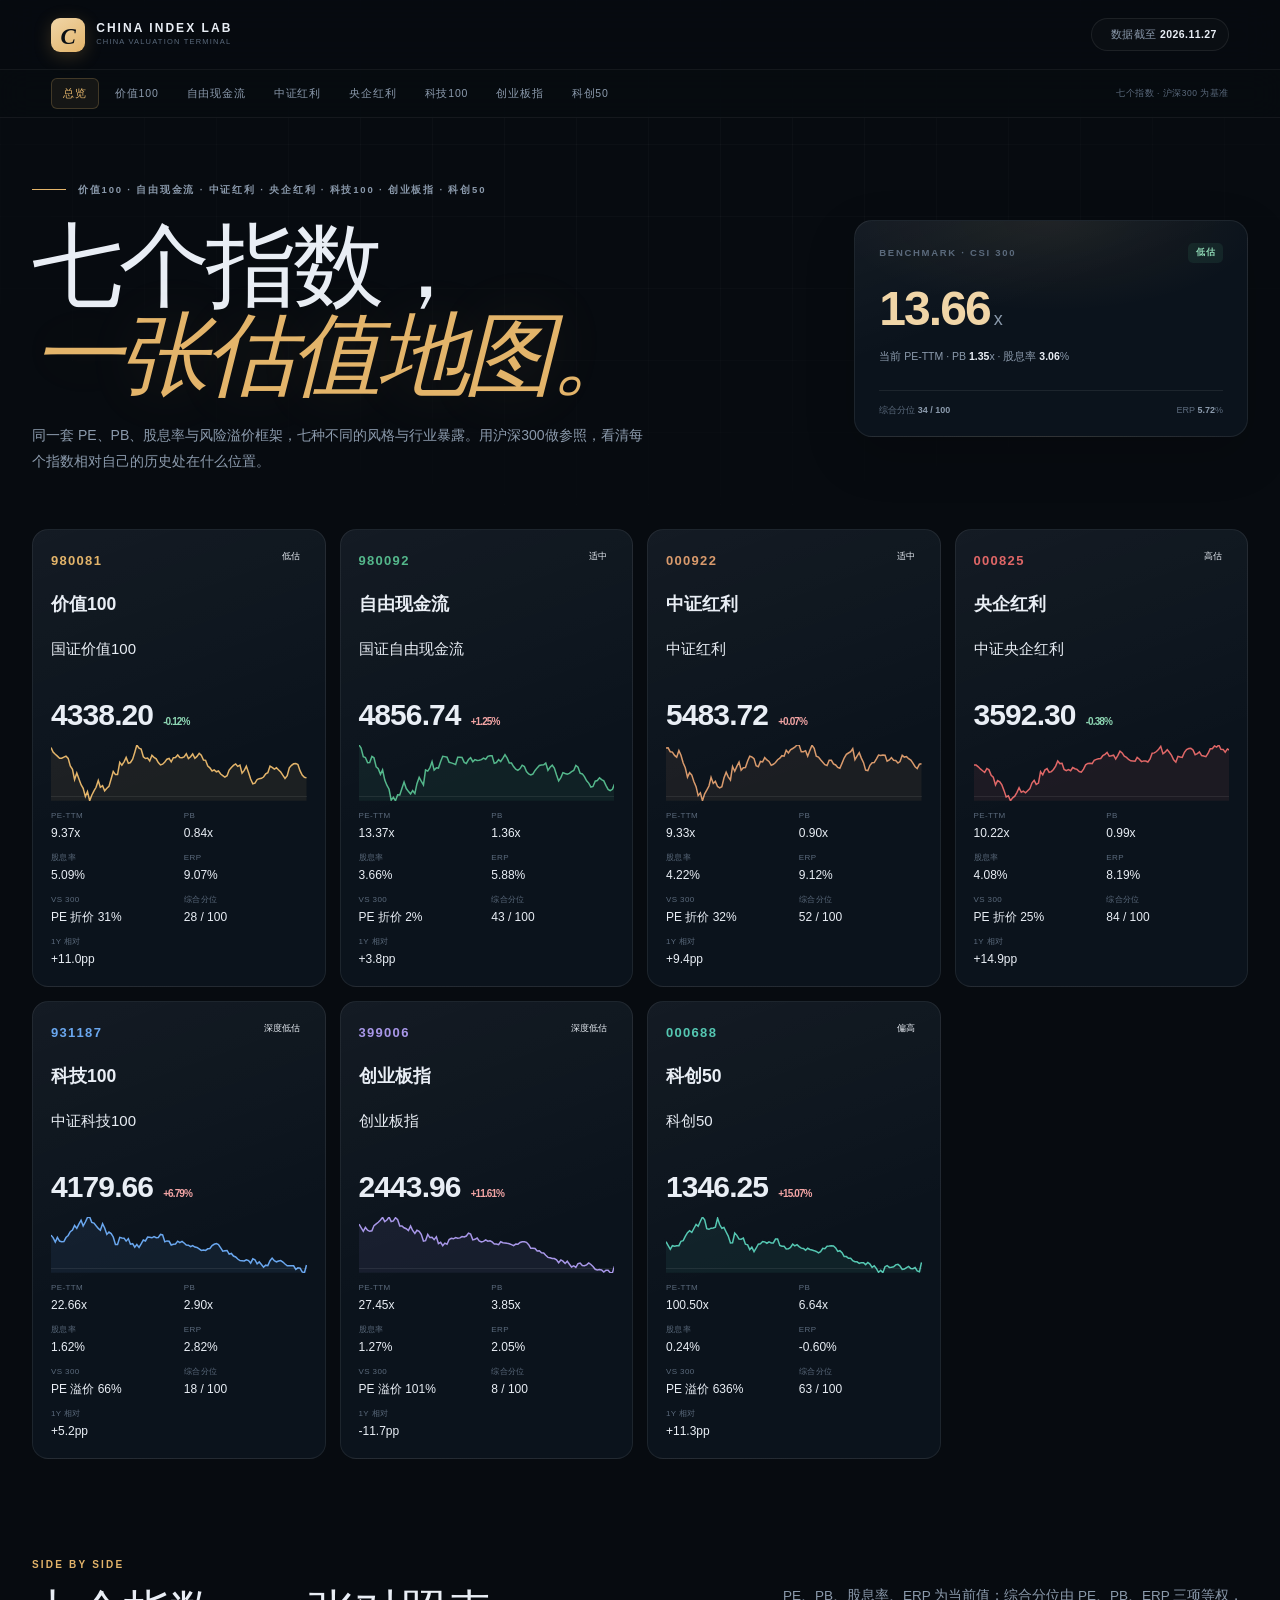
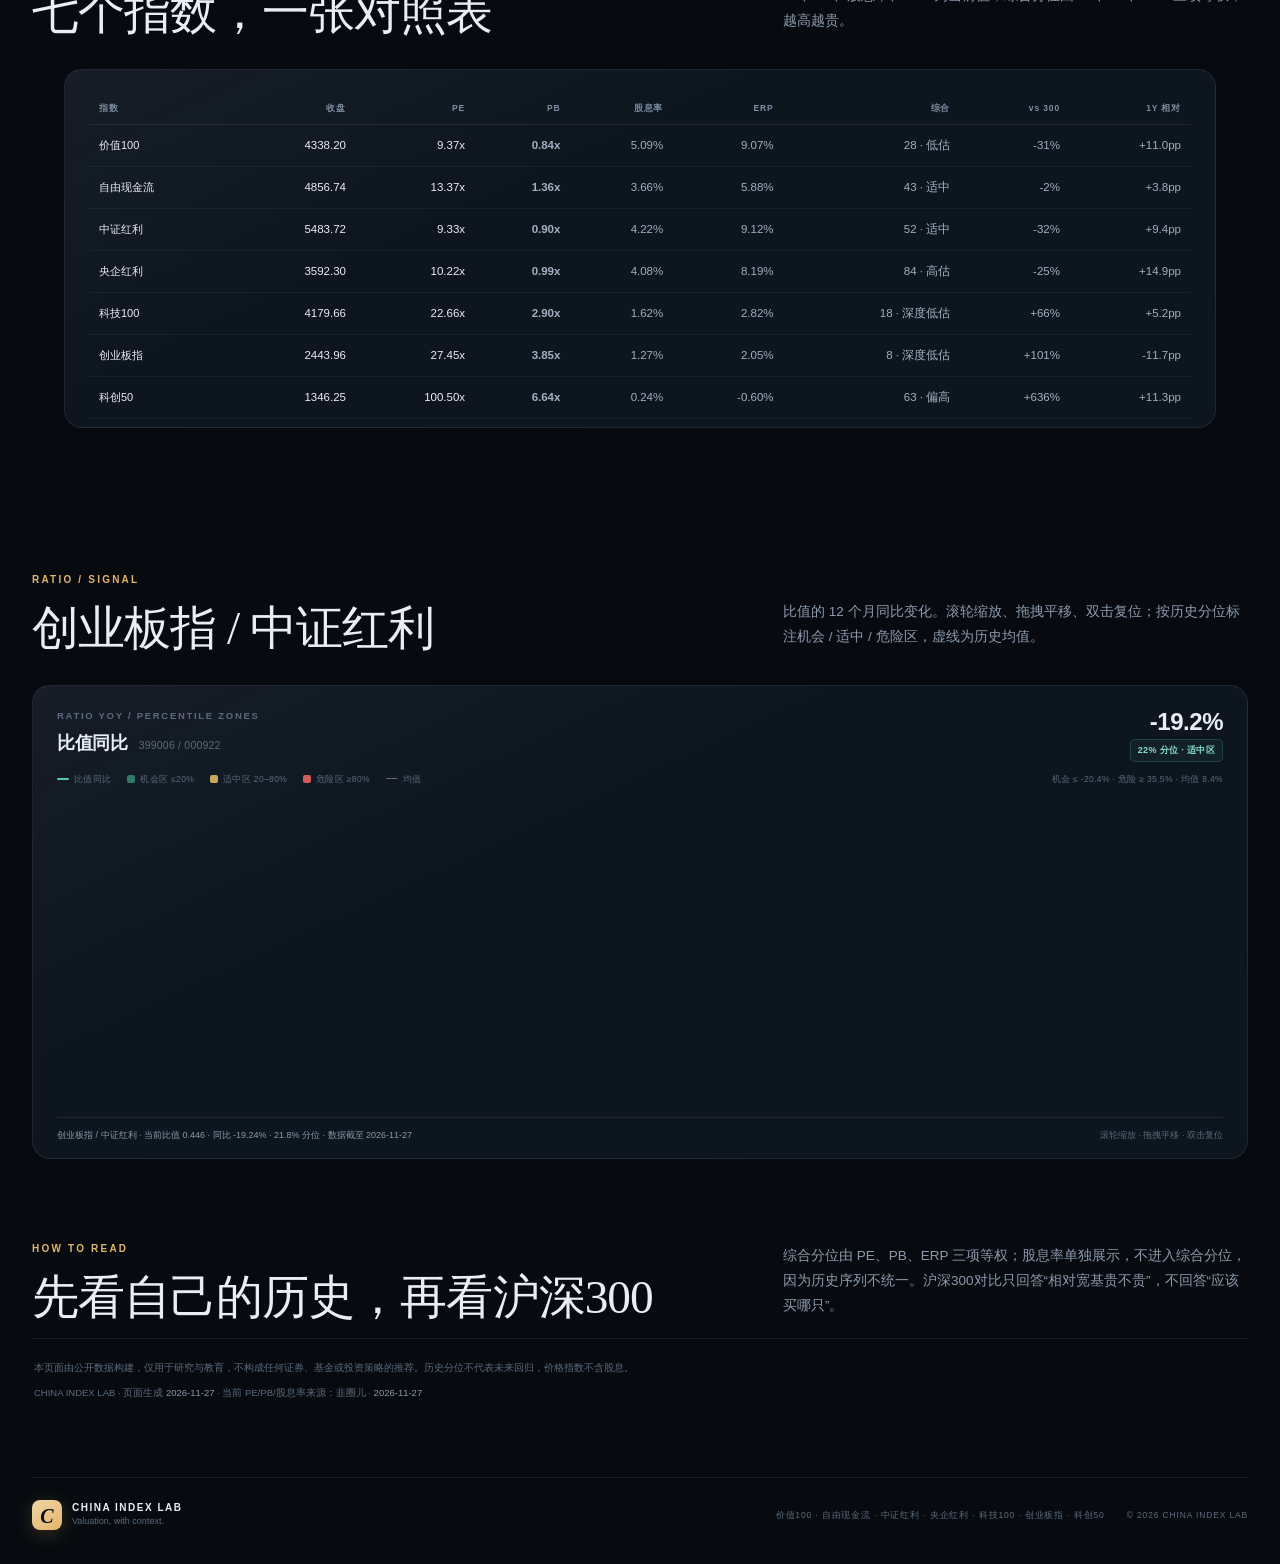
<file: site/index.html>
<!doctype html>
<html lang="zh-CN">
<head>
  <meta charset="utf-8">
  <meta name="viewport" content="width=device-width, initial-scale=1">
  <meta name="description" content="中国七个风格指数的估值总览：PE、PB、股息率、ERP、历史分位，与沪深300对照。">
  <meta name="theme-color" content="#0b1119">
  <title>七个指数，一张估值地图 · CHINA INDEX LAB</title>
  <link rel="icon" href="favicon.svg" type="image/svg+xml">
  <link rel="stylesheet" href="styles.css">
</head>
<body data-theme="value">
  <div class="page-grid" aria-hidden="true"></div>
  <header class="topbar">
    <a class="brand" href="index.html"><span class="brand-mark">C</span><span class="brand-text"><b>CHINA INDEX LAB</b><small>CHINA VALUATION TERMINAL</small></span></a>
    <div class="status-pill"><span class="dot"></span><span>数据截至 <b id="hubAsOf">—</b></span></div>
  </header>
  <nav class="etf-nav" aria-label="指数切换">
    <a href="index.html" class="is-active">总览</a>
    <a href="value100.html">价值100</a>
    <a href="fcf.html">自由现金流</a>
    <a href="dividend.html">中证红利</a>
    <a href="soe-dividend.html">央企红利</a>
    <a href="tech100.html">科技100</a>
    <a href="chinext.html">创业板指</a>
    <a href="star.html">科创50</a>
    <span class="etf-nav-note">七个指数 · 沪深300 为基准</span>
  </nav>

  <main>
    <section class="hero hub-hero">
      <div class="hero-grid">
        <div>
          <div class="eyebrow"><span class="eyebrow-line"></span>价值100 · 自由现金流 · 中证红利 · 央企红利 · 科技100 · 创业板指 · 科创50</div>
          <h1>七个指数，<br><em>一张估值地图。</em></h1>
          <p class="hero-lede">同一套 PE、PB、股息率与风险溢价框架，七种不同的风格与行业暴露。用沪深300做参照，看清每个指数相对自己的历史处在什么位置。</p>
        </div>
        <div class="card gauge-card hub-bench">
          <div class="gauge-head"><span class="micro">BENCHMARK · CSI 300</span><span class="regime" id="hubBenchRegime">—</span></div>
          <div class="hub-bench-value"><b id="hubBenchPe">—</b><span>x</span></div>
          <p>当前 PE-TTM · PB <b id="hubBenchPb">—</b>x · 股息率 <b id="hubBenchDy">—</b>%</p>
          <div class="hub-bench-foot"><span>综合分位 <b id="hubBenchComp">—</b></span><span>ERP <b id="hubBenchErp">—</b>%</span></div>
        </div>
      </div>
    </section>

    <section class="hub-grid" id="hubGrid" aria-label="七个指数当前快照"></section>

    <section class="section">
      <div class="section-head reveal">
        <div><span class="kicker">SIDE BY SIDE</span><h2>七个指数，一张对照表</h2></div>
        <p>PE、PB、股息率、ERP 为当前值；综合分位由 PE、PB、ERP 三项等权，越高越贵。</p>
      </div>
      <div class="card hub-table reveal">
        <div class="table-wrap">
          <table class="spy-table">
            <thead><tr><th>指数</th><th>收盘</th><th>PE</th><th>PB</th><th>股息率</th><th>ERP</th><th>综合</th><th>vs 300</th><th>1Y 相对</th></tr></thead>
            <tbody id="hubTableBody"></tbody>
          </table>
        </div>
      </div>
    </section>

    <section class="section ratio-section" id="ratio">
      <div class="section-head reveal">
        <div><span class="kicker">RATIO / SIGNAL</span><h2>创业板指 / 中证红利</h2></div>
        <p>比值的 12 个月同比变化。滚轮缩放、拖拽平移、双击复位；按历史分位标注机会 / 适中 / 危险区，虚线为历史均值。</p>
      </div>
      <div class="card chart-card ratio-card reveal">
        <div class="chart-head">
          <div class="chart-title"><span class="micro">RATIO YOY / PERCENTILE ZONES</span><h3>比值同比 <small>399006 / 000922</small></h3></div>
          <div class="chart-read"><b id="ratioRead">—</b><span class="pill tone-teal" id="ratioPill">分位</span></div>
        </div>
        <div class="line-legend">
          <span><i class="swatch teal"></i>比值同比</span>
          <span><i class="zone-dot z0"></i>机会区 ≤20%</span>
          <span><i class="zone-dot z2"></i>适中区 20–80%</span>
          <span><i class="zone-dot z4"></i>危险区 ≥80%</span>
          <span><i class="swatch dim"></i>均值</span>
          <span id="ratioRangeText">—</span>
        </div>
        <div class="chart-wrap ratio-chart"><canvas id="ratioChart"></canvas></div>
        <div class="chart-foot"><span id="ratioFoot">—</span><span>滚轮缩放 · 拖拽平移 · 双击复位</span></div>
      </div>
    </section>

    <section class="section">
      <div class="section-head reveal">
        <div><span class="kicker">HOW TO READ</span><h2>先看自己的历史，再看沪深300</h2></div>
        <p>综合分位由 PE、PB、ERP 三项等权；股息率单独展示，不进入综合分位，因为历史序列不统一。沪深300对比只回答“相对宽基贵不贵”，不回答“应该买哪只”。</p>
      </div>
      <div class="disclaimer">
        <p>本页面由公开数据构建，仅用于研究与教育，不构成任何证券、基金或投资策略的推荐。历史分位不代表未来回归，价格指数不含股息。</p>
        <p>CHINA INDEX LAB · 页面生成 <b id="hubGenerated">—</b> · 当前 PE/PB/股息率来源：韭圈儿 · <b id="hubDataDate">—</b></p>
      </div>
    </section>
  </main>

  <footer class="site-footer">
    <div class="footer-left"><span class="brand-mark small">C</span><span><b>CHINA INDEX LAB</b><small>Valuation, with context.</small></span></div>
    <div class="footer-right"><span>价值100 · 自由现金流 · 中证红利 · 央企红利 · 科技100 · 创业板指 · 科创50</span><span>© 2026 CHINA INDEX LAB</span></div>
  </footer>

  <script src="assets/chart.umd.min.js"></script>
  <script src="data/hub.js"></script>
  <script src="hub.js"></script>
</body>
</html>
</file>
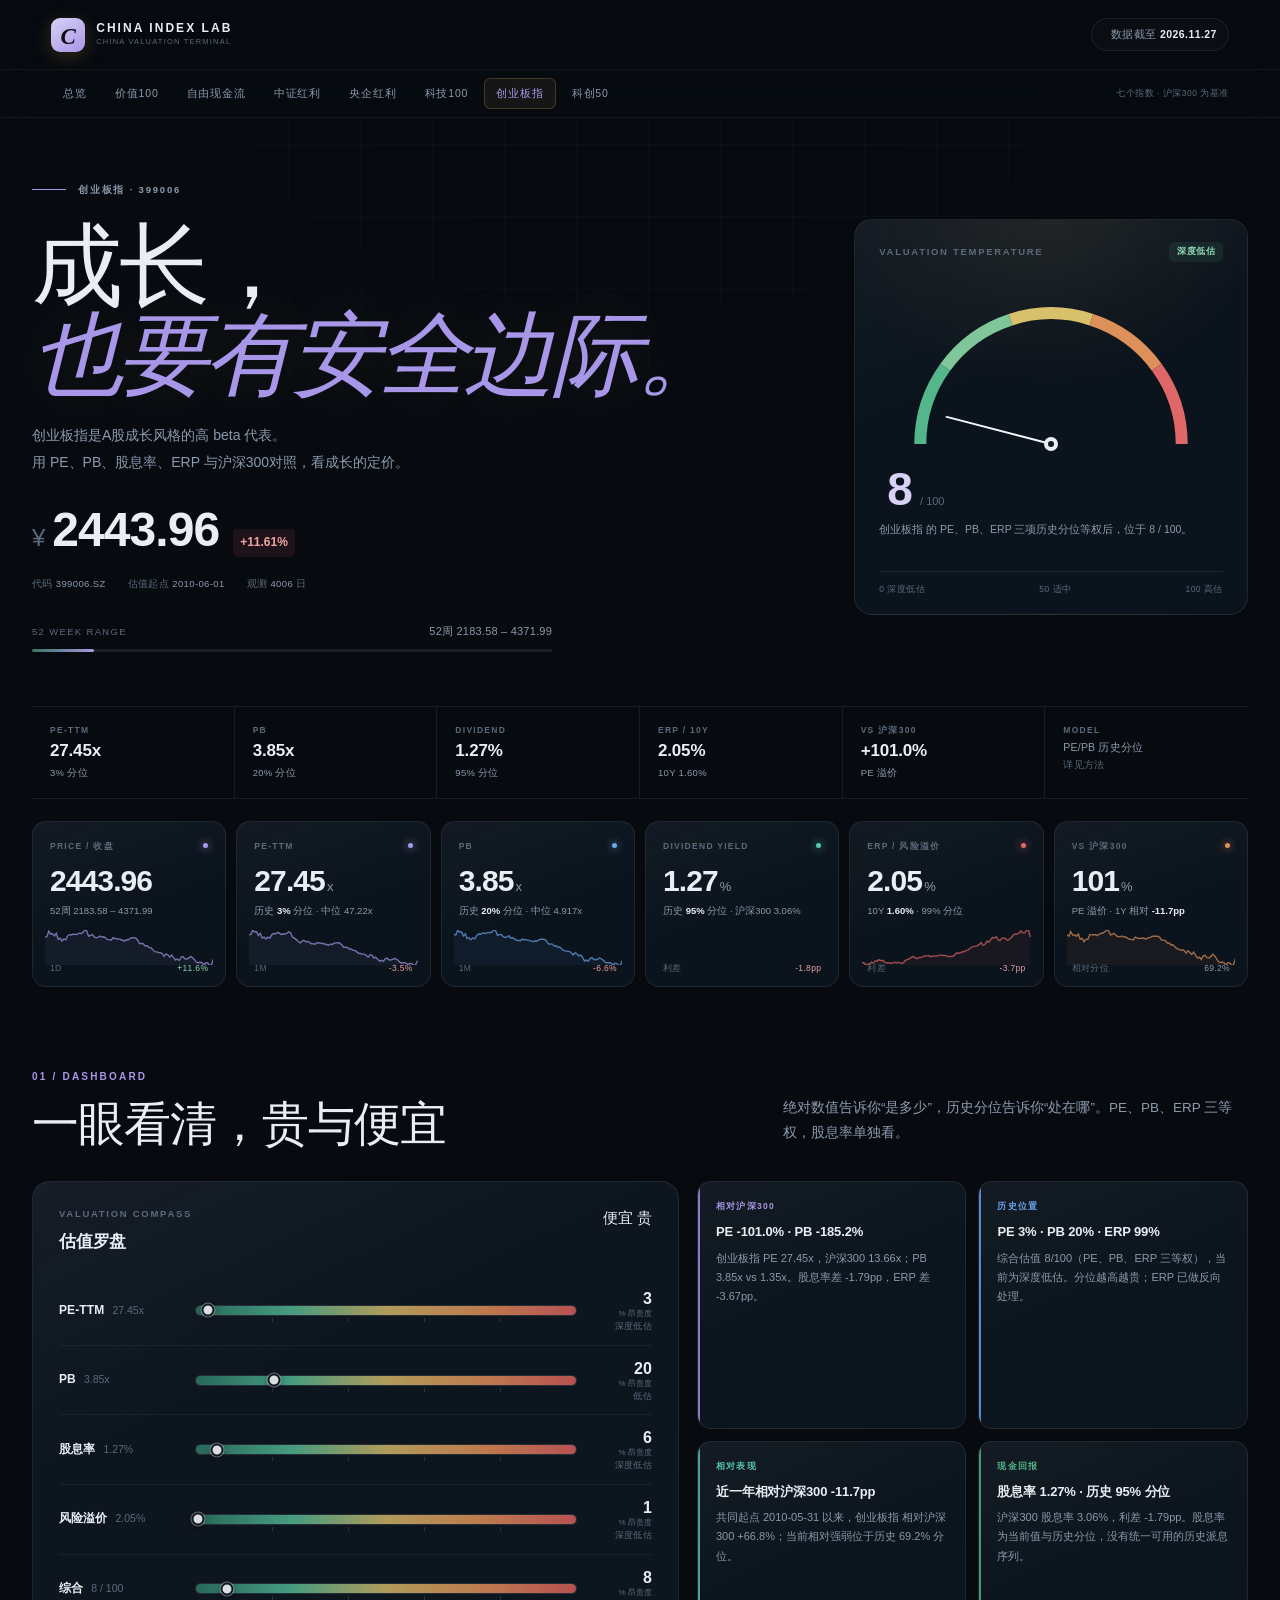
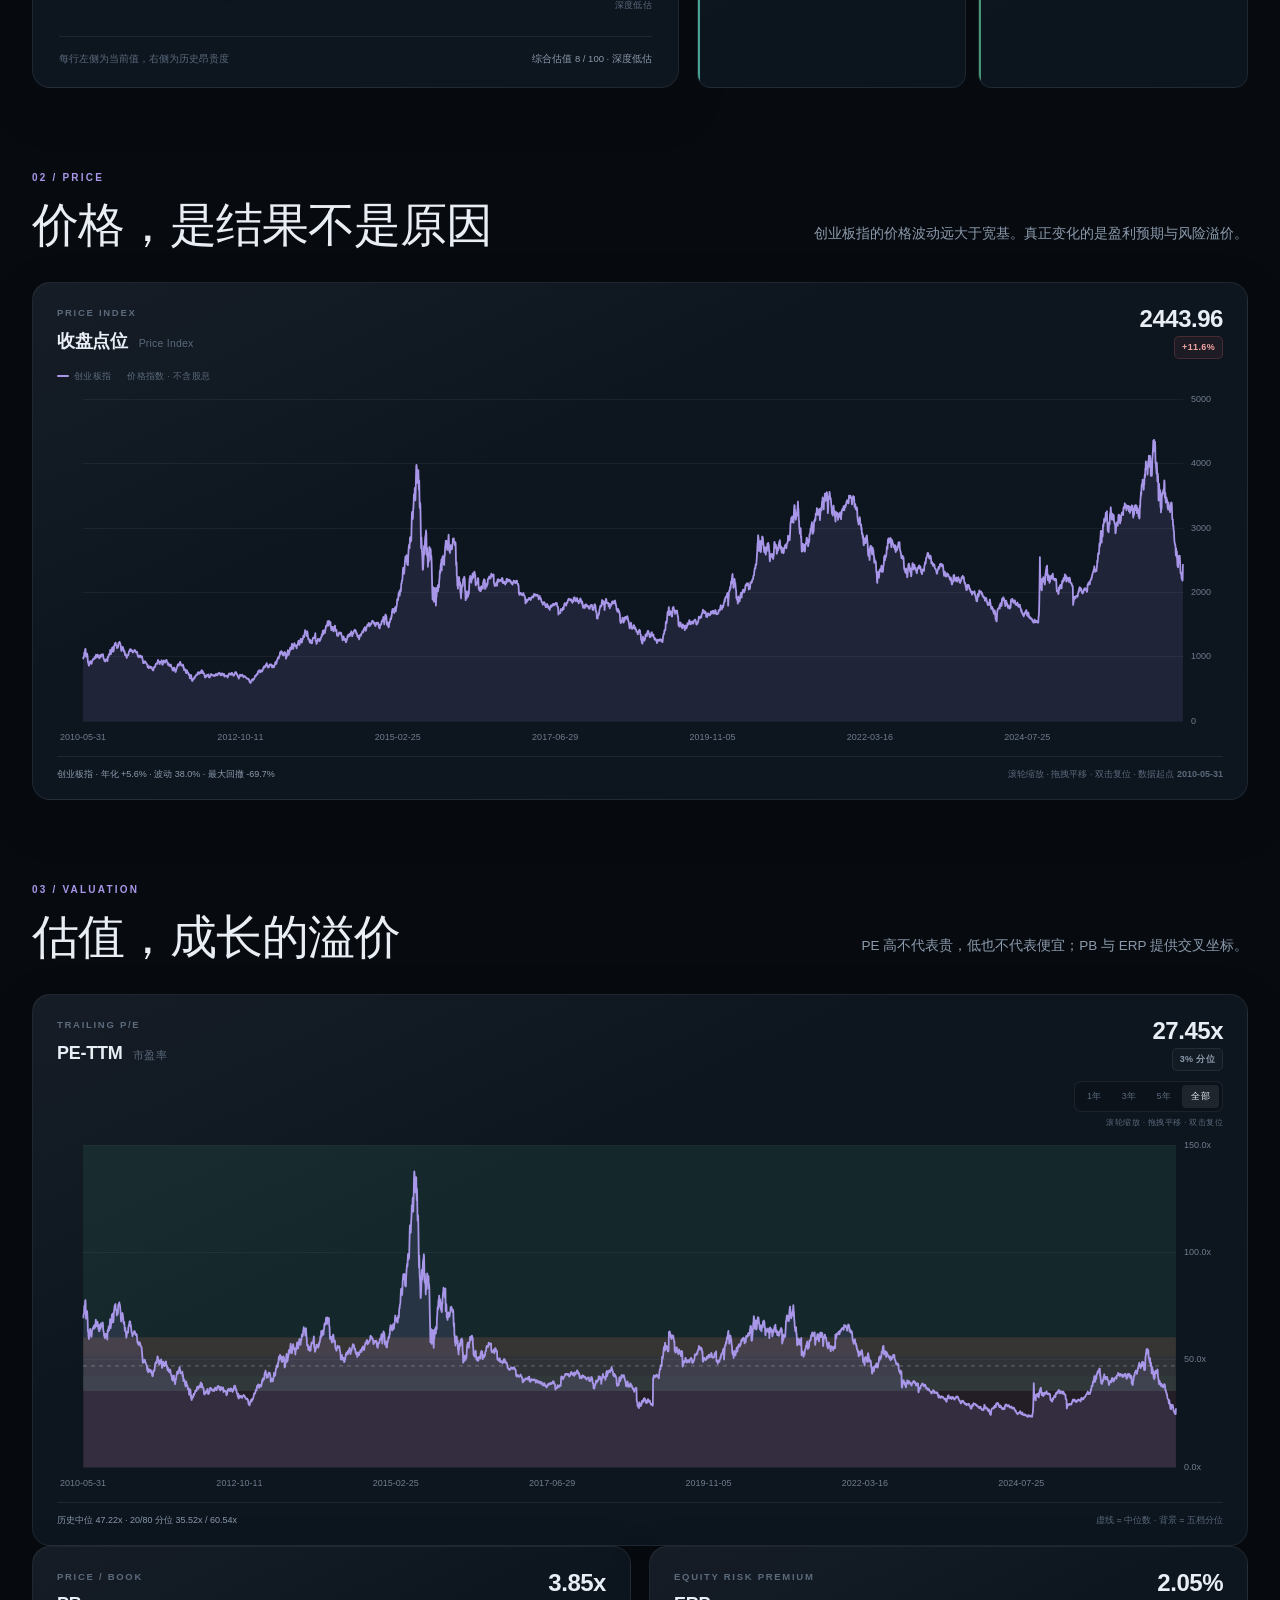
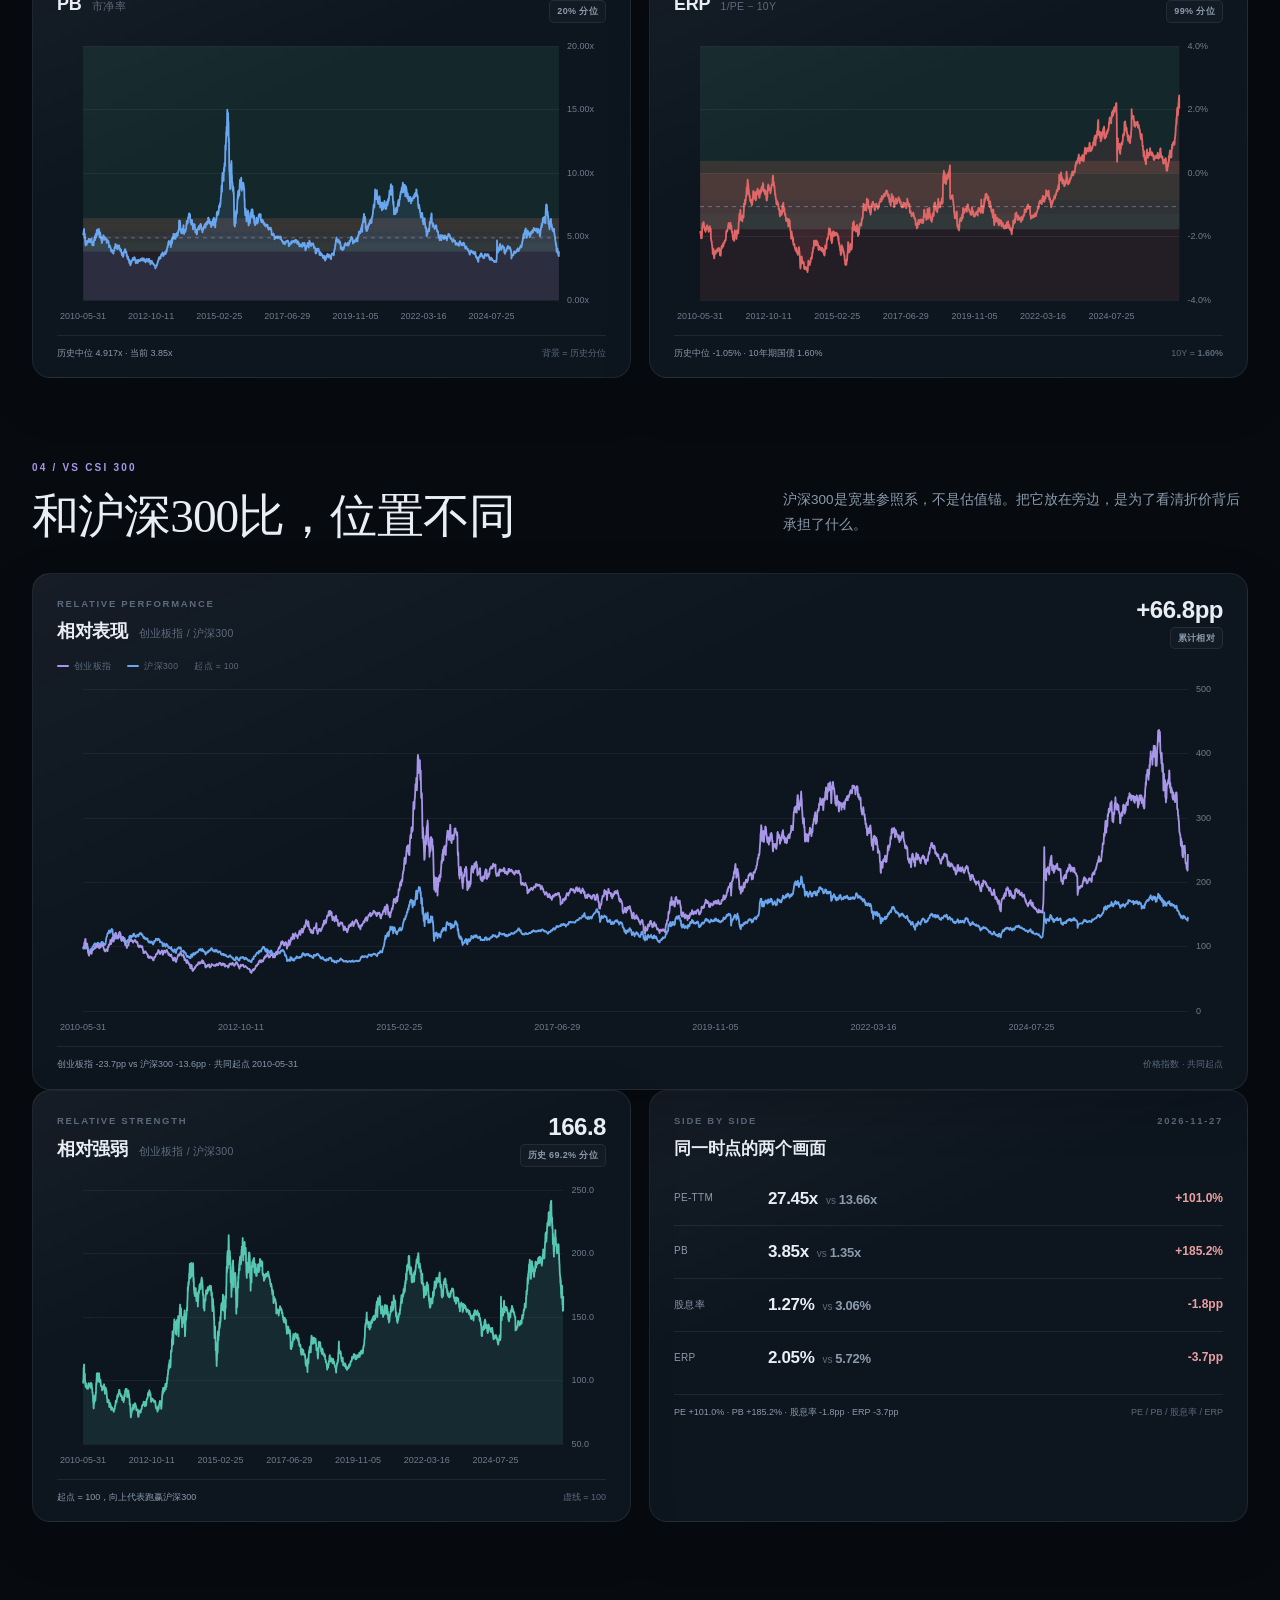
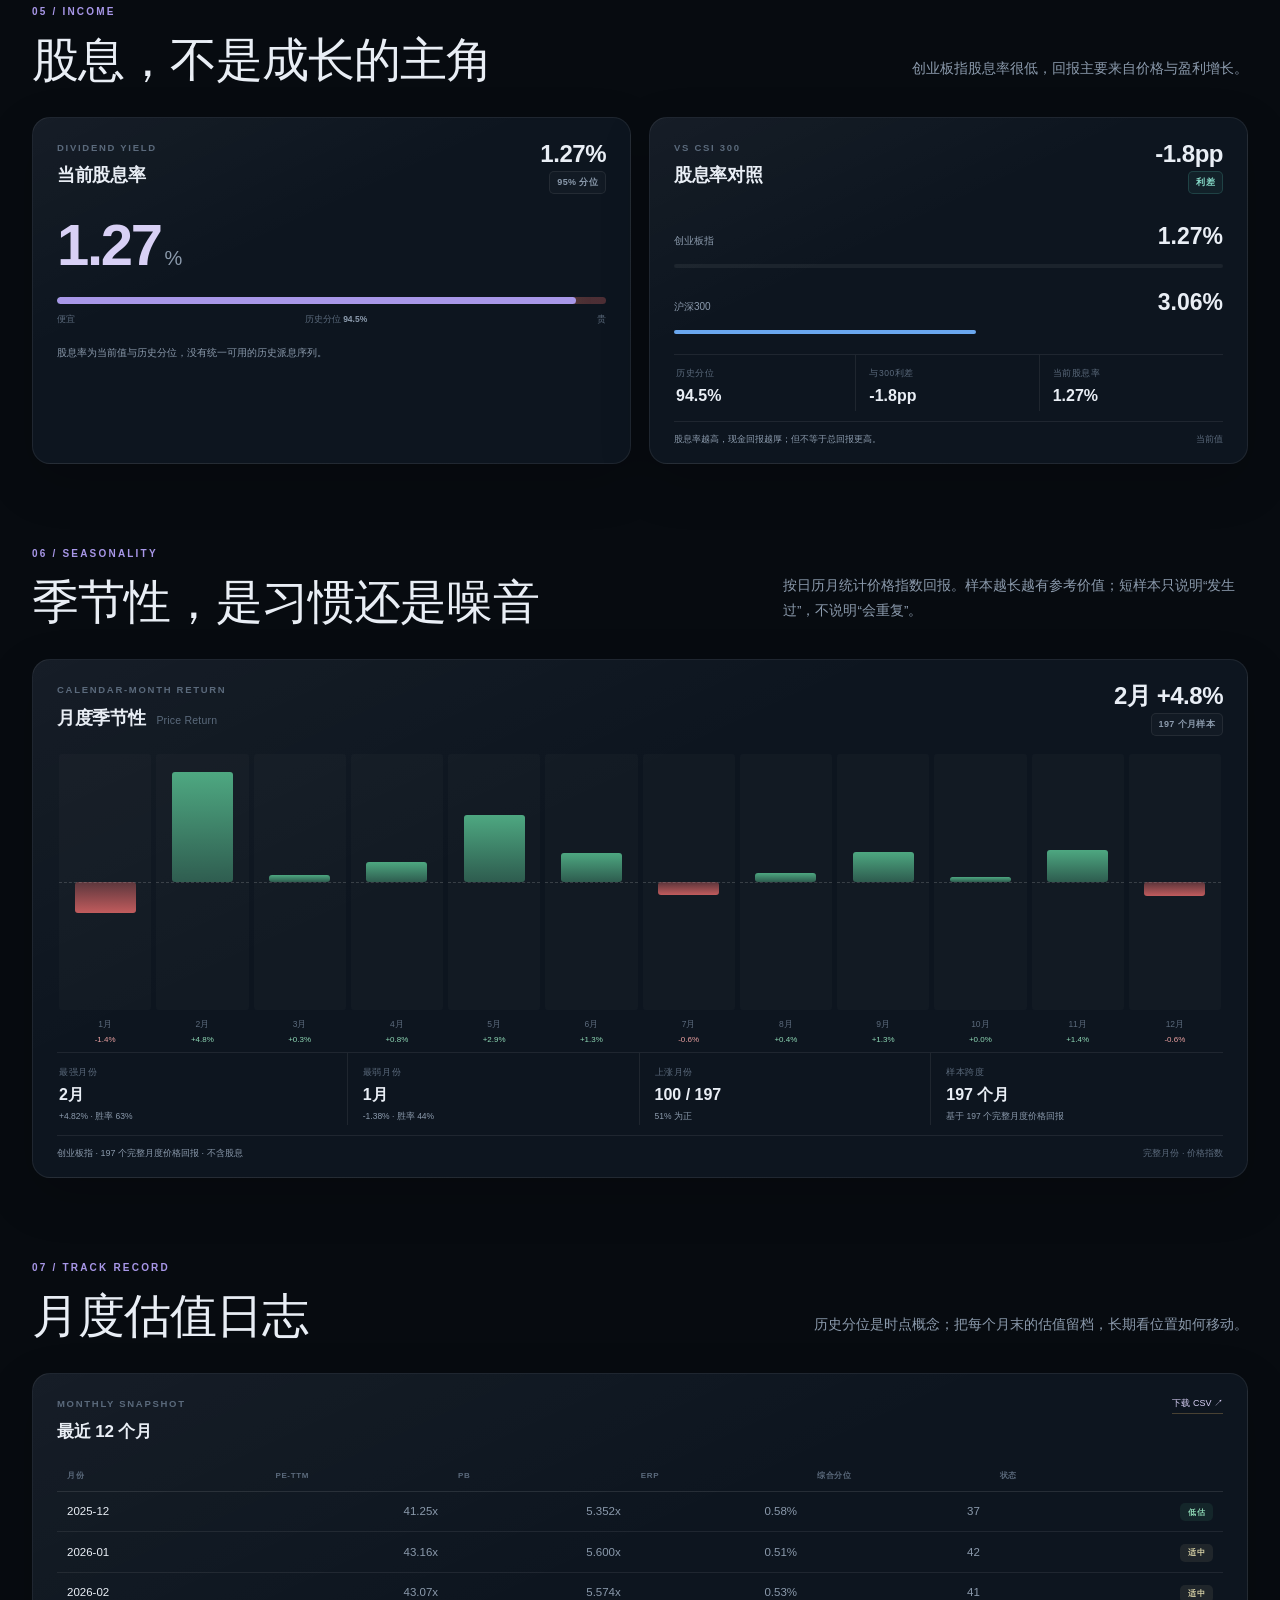
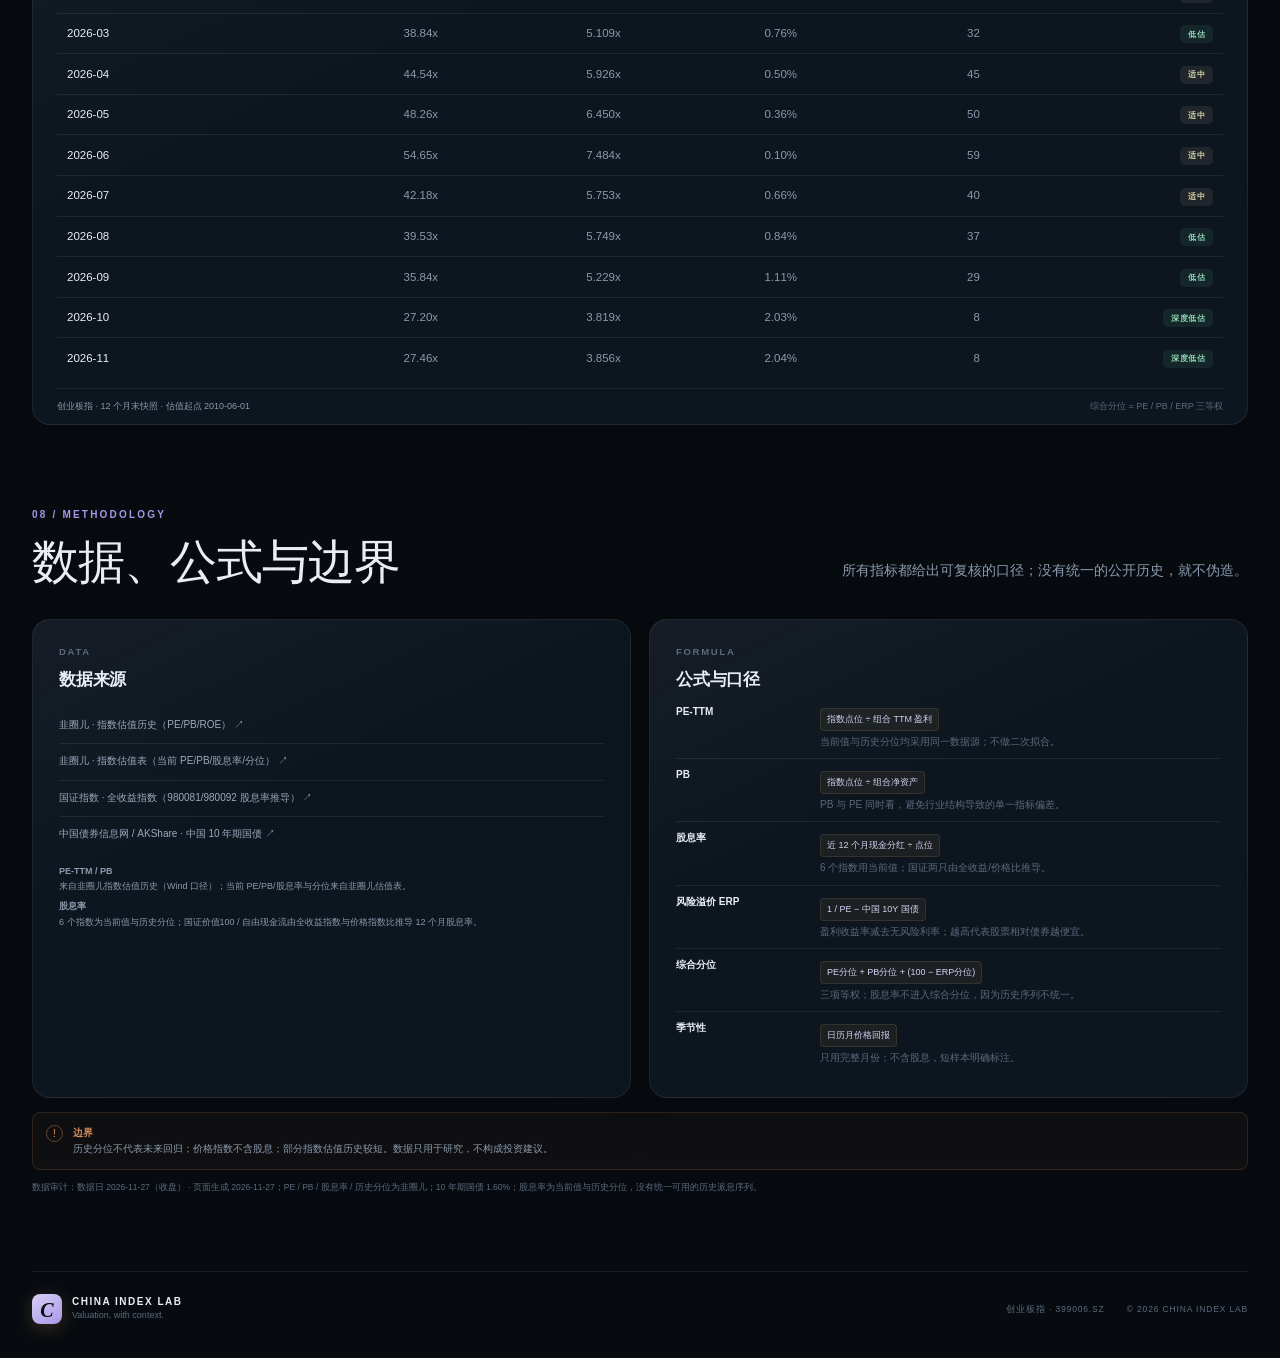
<file: site/chinext.html>
<!doctype html>
<html lang="zh-CN">
<head>
  <meta charset="utf-8">
  <meta name="viewport" content="width=device-width, initial-scale=1">
  <meta name="description" content="中国七个风格指数的估值罗盘：PE-TTM、PB、股息率、风险溢价，以及和沪深300的对比。">
  <meta name="theme-color" content="#0b1119">
  <title>指数估值罗盘 · CHINA INDEX LAB</title>
  <link rel="icon" href="favicon.svg" type="image/svg+xml">
  <link rel="stylesheet" href="styles.css">
</head>
<body data-theme="value">
  <div class="page-grid" aria-hidden="true"></div>

  <header class="topbar">
    <a class="brand" href="index.html" aria-label="返回总览">
      <span class="brand-mark">C</span>
      <span class="brand-text"><b>CHINA INDEX LAB</b><small>CHINA VALUATION TERMINAL</small></span>
    </a>
    <div class="status-pill"><span class="dot"></span><span>数据截至 <b id="topDate">2026.11.13</b></span></div>
  </header>

  <nav class="etf-nav" aria-label="指数切换">
    <a href="index.html">总览</a>
    <a href="value100.html" data-ticker="980081">价值100</a>
    <a href="fcf.html" data-ticker="980092">自由现金流</a>
    <a href="dividend.html" data-ticker="000922">中证红利</a>
    <a href="soe-dividend.html" data-ticker="000825">央企红利</a>
    <a href="tech100.html" data-ticker="931187">科技100</a>
    <a href="chinext.html" data-ticker="399006">创业板指</a>
    <a href="star.html" data-ticker="000688">科创50</a>
    <span class="etf-nav-note">七个指数 · 沪深300 为基准</span>
  </nav>

  <main>
    <section class="hero">
      <div class="hero-grid">
        <div class="hero-copy">
          <div class="eyebrow"><span class="eyebrow-line"></span><span id="heroEyebrow"></span></div>
          <h1 id="heroTitle"></h1>
          <p class="hero-lede" id="heroLede"></p>
          <div class="hero-price">
            <span class="cur">¥</span><b id="heroPrice">—</b><span id="heroChange" class="change-chip">—</span>
          </div>
          <div class="hero-meta" id="heroMeta"></div>
          <div class="range-row">
            <div class="range-label"><span>52 WEEK RANGE</span><b id="rangeText">—</b></div>
            <div class="range-track"><span class="range-fill" id="rangeFill"></span><i id="rangeDot"></i></div>
          </div>
        </div>
        <div class="card gauge-card">
          <div class="gauge-head"><span class="micro">VALUATION TEMPERATURE</span><span class="regime" id="gaugeRegime">—</span></div>
          <canvas id="gauge" width="360" height="230" aria-label="综合估值温度"></canvas>
          <div class="gauge-score"><b id="gaugeScore">—</b><span>/ 100</span></div>
          <p class="gauge-note" id="gaugeNote">—</p>
          <div class="gauge-scale"><span>0 深度低估</span><span>50 适中</span><span>100 高估</span></div>
        </div>
      </div>
    </section>

    <section class="ticker-strip" aria-label="当前指标">
      <div class="tick"><span>PE-TTM</span><b id="tickPe">—</b><em id="tickPePct">—</em></div>
      <div class="tick"><span>PB</span><b id="tickPb">—</b><em id="tickPbPct">—</em></div>
      <div class="tick"><span>DIVIDEND</span><b id="tickDy">—</b><em id="tickDyPct">—</em></div>
      <div class="tick"><span>ERP / 10Y</span><b id="tickErp">—</b><em id="tickErpPct">—</em></div>
      <div class="tick"><span>VS 沪深300</span><b id="tickVs300">—</b><em id="tickVsLabel">PE 折价</em></div>
      <div class="tick tick-note"><span>MODEL</span><b>PE/PB 历史分位</b><em>详见方法</em></div>
    </section>

    <section class="section metrics-section">
      <div class="metric-grid" id="metricCards"></div>
    </section>

    <section class="section">
      <div class="section-head reveal">
        <div><span class="kicker">01 / DASHBOARD</span><h2>一眼看清，贵与便宜</h2></div>
        <p>绝对数值告诉你“是多少”，历史分位告诉你“处在哪”。PE、PB、ERP 三等权，股息率单独看。</p>
      </div>
      <div class="overview-grid">
        <div class="card compass-card reveal">
          <div class="card-head"><div><span class="micro">VALUATION COMPASS</span><h3>估值罗盘</h3></div><span class="compass-hint">便宜 <i></i> 贵</span></div>
          <div class="compass-list" id="compassList"></div>
          <div class="compass-foot"><span>每行左侧为当前值，右侧为历史昂贵度</span><span id="compassFoot">—</span></div>
        </div>
        <div class="insight-stack" id="insightStack"></div>
      </div>
    </section>

    <section id="price" class="section">
      <div class="section-head reveal">
        <div><span class="kicker">02 / PRICE</span><h2 id="priceHead">价格，是结果不是原因</h2></div>
        <p id="priceSub">—</p>
      </div>
      <div class="card chart-card reveal">
        <div class="chart-head">
          <div class="chart-title"><span class="micro">PRICE INDEX</span><h3 id="priceTitle">收盘点位 <small>Price Index</small></h3></div>
          <div class="chart-read"><b id="priceRead">—</b><span class="pill" id="pricePill">—</span></div>
        </div>
        <div class="line-legend"><span><i class="swatch gold"></i><span id="priceLegend">—</span></span><span>价格指数 · 不含股息</span></div>
        <div class="chart-wrap chart-tall"><canvas id="priceChart"></canvas></div>
        <div class="chart-foot"><span id="priceFoot">—</span><span>滚轮缩放 · 拖拽平移 · 双击复位 · 数据起点 <b id="dataStart">—</b></span></div>
      </div>
    </section>

    <section id="valuation" class="section">
      <div class="section-head reveal">
        <div><span class="kicker">03 / VALUATION</span><h2 id="valHead">估值，历史的刻度</h2></div>
        <p id="valSub">—</p>
      </div>

      <div class="card chart-card reveal">
        <div class="chart-head">
          <div class="chart-title"><span class="micro">TRAILING P/E</span><h3>PE-TTM <small>市盈率</small></h3></div>
          <div class="chart-read"><b id="peRead">—</b><span class="pill" id="pePill">—</span></div>
        </div>
        <div class="range-tabs" id="rangeTabs">
          <button data-range="1y">1年</button><button data-range="3y">3年</button><button data-range="5y">5年</button><button data-range="all" class="is-active">全部</button>
        </div>
        <div class="zoom-hint">滚轮缩放 · 拖拽平移 · 双击复位</div>
        <div class="chart-wrap chart-tall"><canvas id="peChart"></canvas></div>
        <div class="chart-foot"><span id="peFoot">—</span><span>虚线 = 中位数 · 背景 = 五档分位</span></div>
      </div>

      <div class="chart-grid">
        <div class="card chart-card reveal">
          <div class="chart-head">
            <div class="chart-title"><span class="micro">PRICE / BOOK</span><h3>PB <small>市净率</small></h3></div>
            <div class="chart-read"><b id="pbRead">—</b><span class="pill" id="pbPill">—</span></div>
          </div>
          <div class="chart-wrap chart-mid"><canvas id="pbChart"></canvas></div>
          <div class="chart-foot"><span id="pbFoot">—</span><span>背景 = 历史分位</span></div>
        </div>
        <div class="card chart-card reveal">
          <div class="chart-head">
            <div class="chart-title"><span class="micro">EQUITY RISK PREMIUM</span><h3>ERP <small>1/PE − 10Y</small></h3></div>
            <div class="chart-read"><b id="erpRead">—</b><span class="pill" id="erpPill">—</span></div>
          </div>
          <div class="chart-wrap chart-mid"><canvas id="erpChart"></canvas></div>
          <div class="chart-foot"><span id="erpFoot">—</span><span>10Y = <b id="ust10y">—</b></span></div>
        </div>
      </div>
    </section>

    <section id="benchmark" class="section">
      <div class="section-head reveal">
        <div><span class="kicker">04 / VS CSI 300</span><h2>和沪深300比，位置不同</h2></div>
        <p>沪深300是宽基参照系，不是估值锚。把它放在旁边，是为了看清折价背后承担了什么。</p>
      </div>
      <div class="card chart-card reveal">
        <div class="chart-head">
          <div class="chart-title"><span class="micro">RELATIVE PERFORMANCE</span><h3>相对表现 <small><span id="perfTicker">—</span> / 沪深300</small></h3></div>
          <div class="chart-read"><b id="perfRead">—</b><span class="pill" id="perfPill">累计相对</span></div>
        </div>
        <div class="line-legend"><span><i class="swatch gold"></i><span id="perfLegend">—</span></span><span><i class="swatch blue"></i>沪深300</span><span>起点 = 100</span></div>
        <div class="chart-wrap chart-tall"><canvas id="perfChart"></canvas></div>
        <div class="chart-foot"><span id="perfFoot">—</span><span>价格指数 · 共同起点</span></div>
      </div>

      <div class="chart-grid">
        <div class="card chart-card reveal">
          <div class="chart-head">
            <div class="chart-title"><span class="micro">RELATIVE STRENGTH</span><h3>相对强弱 <small><span id="relTicker">—</span> / 沪深300</small></h3></div>
            <div class="chart-read"><b id="relRead">—</b><span class="pill" id="relPill">—</span></div>
          </div>
          <div class="chart-wrap chart-mid"><canvas id="relChart"></canvas></div>
          <div class="chart-foot"><span>起点 = 100，向上代表跑赢沪深300</span><span>虚线 = 100</span></div>
        </div>
        <div class="card compare-card reveal">
          <div class="card-head"><div><span class="micro">SIDE BY SIDE</span><h3>同一时点的两个画面</h3></div><span class="micro" id="compareDate">—</span></div>
          <div class="compare-list" id="compareList"></div>
          <div class="chart-foot"><span id="compareFoot">—</span><span>PE / PB / 股息率 / ERP</span></div>
        </div>
      </div>
    </section>

    <section id="income" class="section">
      <div class="section-head reveal">
        <div><span class="kicker">05 / INCOME</span><h2 id="incomeHead">股息，现金回报的刻度</h2></div>
        <p id="incomeSub">—</p>
      </div>
      <div class="income-grid">
        <div class="card income-card reveal">
          <div class="chart-head"><div class="chart-title"><span class="micro">DIVIDEND YIELD</span><h3>当前股息率</h3></div><div class="chart-read"><b id="dyRead">—</b><span class="pill" id="dyPill">—</span></div></div>
          <div class="yield-big"><b id="dyBig">—</b><span>%</span></div>
          <div class="percentile-bar"><span class="pb-track"><i id="dyBar"></i></span><div class="pb-labels"><span>便宜</span><span>历史分位 <b id="dyPctText">—</b></span><span>贵</span></div></div>
          <p class="income-note" id="dyNote">—</p>
        </div>
        <div class="card income-card reveal">
          <div class="chart-head"><div class="chart-title"><span class="micro">VS CSI 300</span><h3>股息率对照</h3></div><div class="chart-read"><b id="dySpread">—</b><span class="pill tone-teal">利差</span></div></div>
          <div class="yield-compare">
            <div><span id="dySelfLabel">—</span><b id="dySelf">—</b><i style="--w:0%"></i></div>
            <div><span>沪深300</span><b id="dyBench">—</b><i id="dyBenchBar"></i></div>
          </div>
          <div class="risk-strip" id="incomeStats"></div>
          <div class="chart-foot"><span>股息率越高，现金回报越厚；但不等于总回报更高。</span><span>当前值</span></div>
        </div>
      </div>
    </section>

    <section id="seasonality" class="section">
      <div class="section-head reveal">
        <div><span class="kicker">06 / SEASONALITY</span><h2>季节性，是习惯还是噪音</h2></div>
        <p>按日历月统计价格指数回报。样本越长越有参考价值；短样本只说明“发生过”，不说明“会重复”。</p>
      </div>
      <div class="card chart-card reveal">
        <div class="chart-head">
          <div class="chart-title"><span class="micro">CALENDAR-MONTH RETURN</span><h3>月度季节性 <small>Price Return</small></h3></div>
          <div class="chart-read"><b id="seasonRead">—</b><span class="pill" id="seasonPill">—</span></div>
        </div>
        <div class="chart-wrap chart-season"><div class="season-bars" id="seasonBars"></div></div>
        <div class="season-strip" id="seasonStrip"></div>
        <div class="chart-foot"><span id="seasonFoot">—</span><span>完整月份 · 价格指数</span></div>
      </div>
    </section>

    <section class="section">
      <div class="section-head reveal">
        <div><span class="kicker">07 / TRACK RECORD</span><h2>月度估值日志</h2></div>
        <p>历史分位是时点概念；把每个月末的估值留档，长期看位置如何移动。</p>
      </div>
      <div class="card log-card reveal">
        <div class="card-head"><div><span class="micro">MONTHLY SNAPSHOT</span><h3>最近 12 个月</h3></div><a class="text-link" id="csvLink" href="#">下载 CSV ↗</a></div>
        <div class="table-wrap">
          <table class="log-table">
            <thead><tr><th>月份</th><th>PE-TTM</th><th>PB</th><th>ERP</th><th>综合分位</th><th>状态</th></tr></thead>
            <tbody id="logBody"></tbody>
          </table>
        </div>
        <div class="chart-foot"><span id="logFoot">—</span><span>综合分位 = PE / PB / ERP 三等权</span></div>
      </div>
    </section>

    <section class="section methodology">
      <div class="section-head reveal">
        <div><span class="kicker">08 / METHODOLOGY</span><h2>数据、公式与边界</h2></div>
        <p>所有指标都给出可复核的口径；没有统一的公开历史，就不伪造。</p>
      </div>
      <div class="method-grid">
        <div class="card method-card">
          <div class="card-head"><div><span class="micro">DATA</span><h3>数据来源</h3></div></div>
          <div class="source-list" id="sourceList"></div>
          <div class="method-note"><p><b>PE-TTM / PB</b><br>来自韭圈儿指数估值历史（Wind 口径）；当前 PE/PB/股息率与分位来自韭圈儿估值表。</p><p><b>股息率</b><br>6 个指数为当前值与历史分位；国证价值100 / 自由现金流由全收益指数与价格指数比推导 12 个月股息率。</p></div>
        </div>
        <div class="card method-card">
          <div class="card-head"><div><span class="micro">FORMULA</span><h3>公式与口径</h3></div></div>
          <dl class="formula-list">
            <div><dt>PE-TTM</dt><dd><code>指数点位 ÷ 组合 TTM 盈利</code><p>当前值与历史分位均采用同一数据源；不做二次拟合。</p></div>
            <div><dt>PB</dt><dd><code>指数点位 ÷ 组合净资产</code><p>PB 与 PE 同时看，避免行业结构导致的单一指标偏差。</p></div>
            <div><dt>股息率</dt><dd><code>近 12 个月现金分红 ÷ 点位</code><p>6 个指数用当前值；国证两只由全收益/价格比推导。</p></div>
            <div><dt>风险溢价 ERP</dt><dd><code>1 / PE − 中国 10Y 国债</code><p>盈利收益率减去无风险利率；越高代表股票相对债券越便宜。</p></div>
            <div><dt>综合分位</dt><dd><code>PE分位 + PB分位 + (100 − ERP分位)</code><p>三项等权；股息率不进入综合分位，因为历史序列不统一。</p></div>
            <div><dt>季节性</dt><dd><code>日历月价格回报</code><p>只用完整月份；不含股息，短样本明确标注。</p></div>
          </dl>
        </div>
      </div>
      <div class="model-warning"><span class="warn-icon">!</span><p><b>边界</b><br>历史分位不代表未来回归；价格指数不含股息；部分指数估值历史较短。数据只用于研究，不构成投资建议。</p></div>
      <p class="audit-note" id="auditNote">—</p>
    </section>
  </main>

  <footer class="site-footer">
    <div class="footer-left"><span class="brand-mark small">C</span><span><b>CHINA INDEX LAB</b><small>Valuation, with context.</small></span></div>
    <div class="footer-right"><span id="footerTicker">—</span><span>© 2026 CHINA INDEX LAB</span></div>
  </footer>

  <script src="data/chinext.js"></script>
  <script src="assets/chart.umd.min.js"></script>
  <script>window.PAGE_CONFIG = {"ticker": "399006", "slug": "chinext", "name": "创业板指", "code": "399006.SZ", "theme": "chinext", "csv": "data/chinext_daily.csv", "data": "data/chinext.js", "hero_title": "成长，<br><em>也要有安全边际。</em>", "hero_lede": "创业板指是A股成长风格的高 beta 代表。<br>用 PE、PB、股息率、ERP 与沪深300对照，看成长的定价。", "eyebrow": "创业板指 · 399006", "price_head": "价格，是结果不是原因", "price_sub": "创业板指的价格波动远大于宽基。真正变化的是盈利预期与风险溢价。", "val_head": "估值，成长的溢价", "val_sub": "PE 高不代表贵，低也不代表便宜；PB 与 ERP 提供交叉坐标。", "income_head": "股息，不是成长的主角", "income_sub": "创业板指股息率很低，回报主要来自价格与盈利增长。"};</script>
  <script src="app.js"></script>
</body>
</html>
</file>
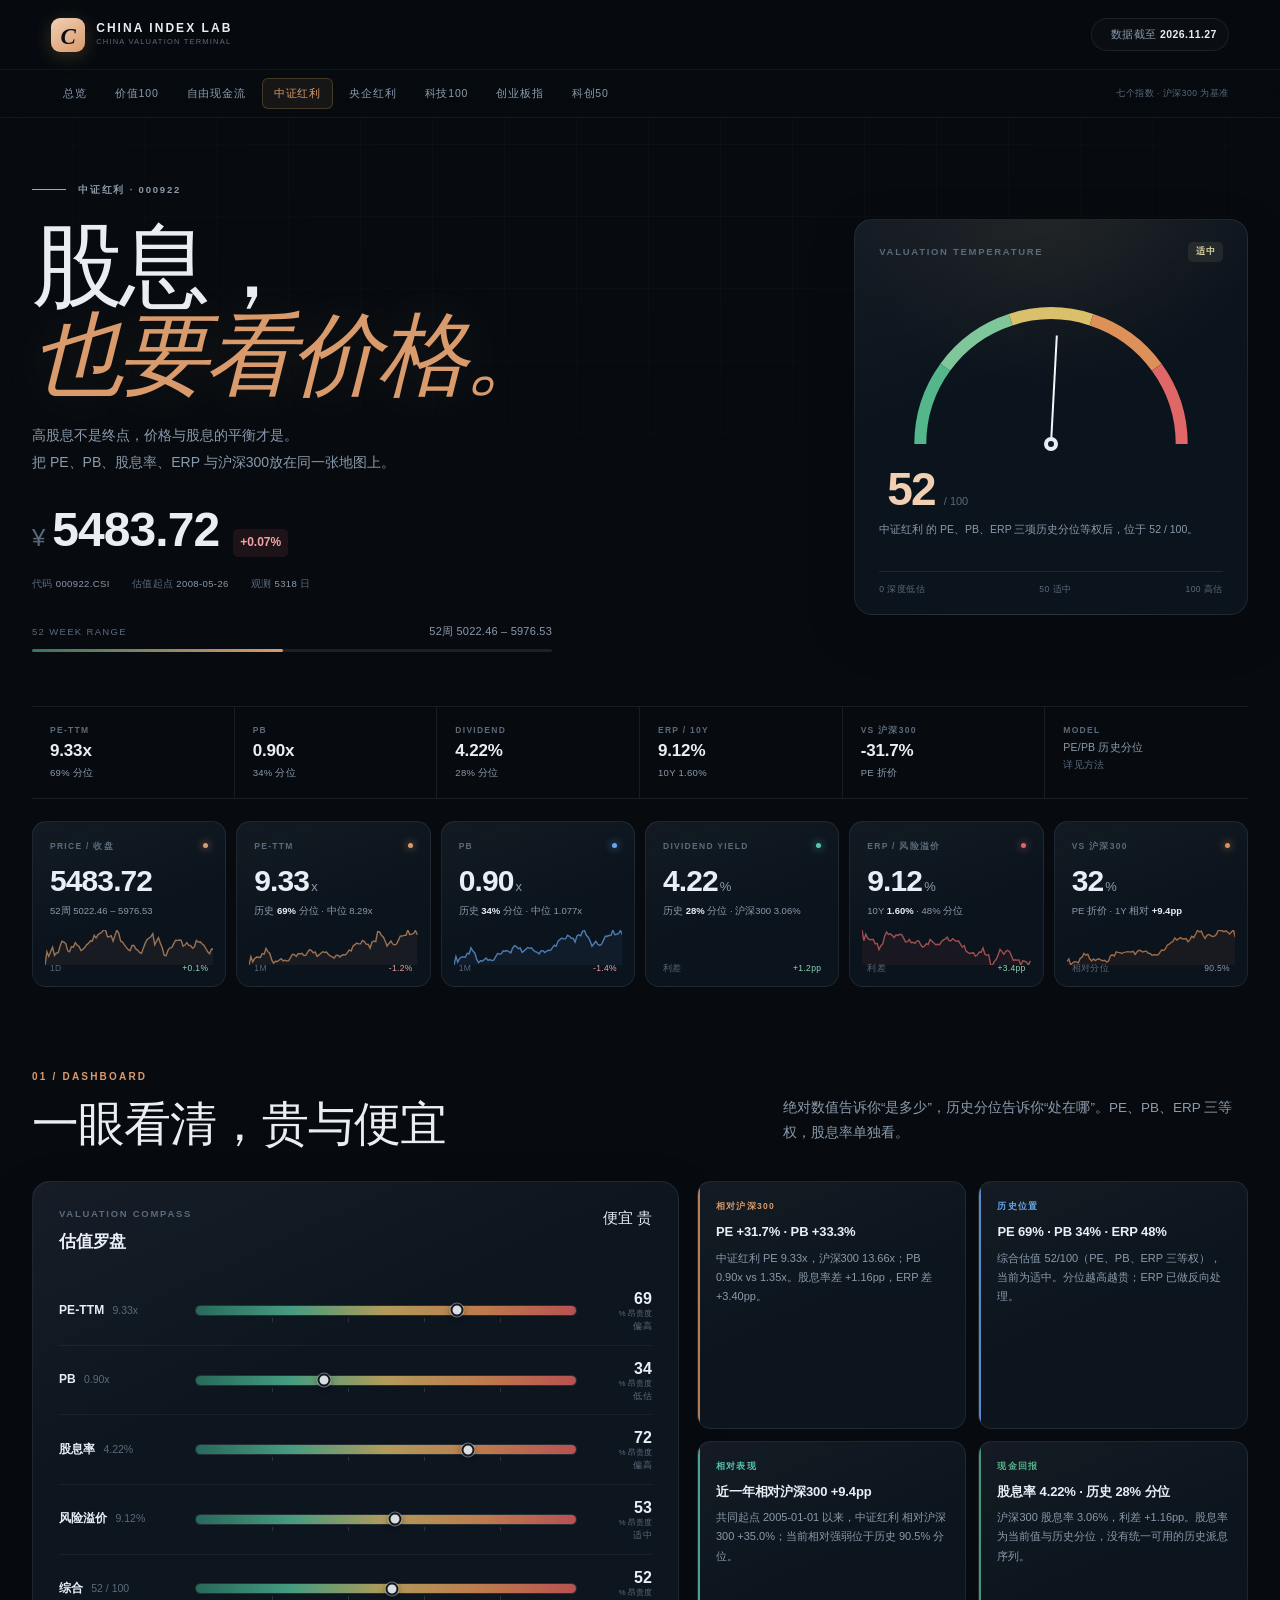
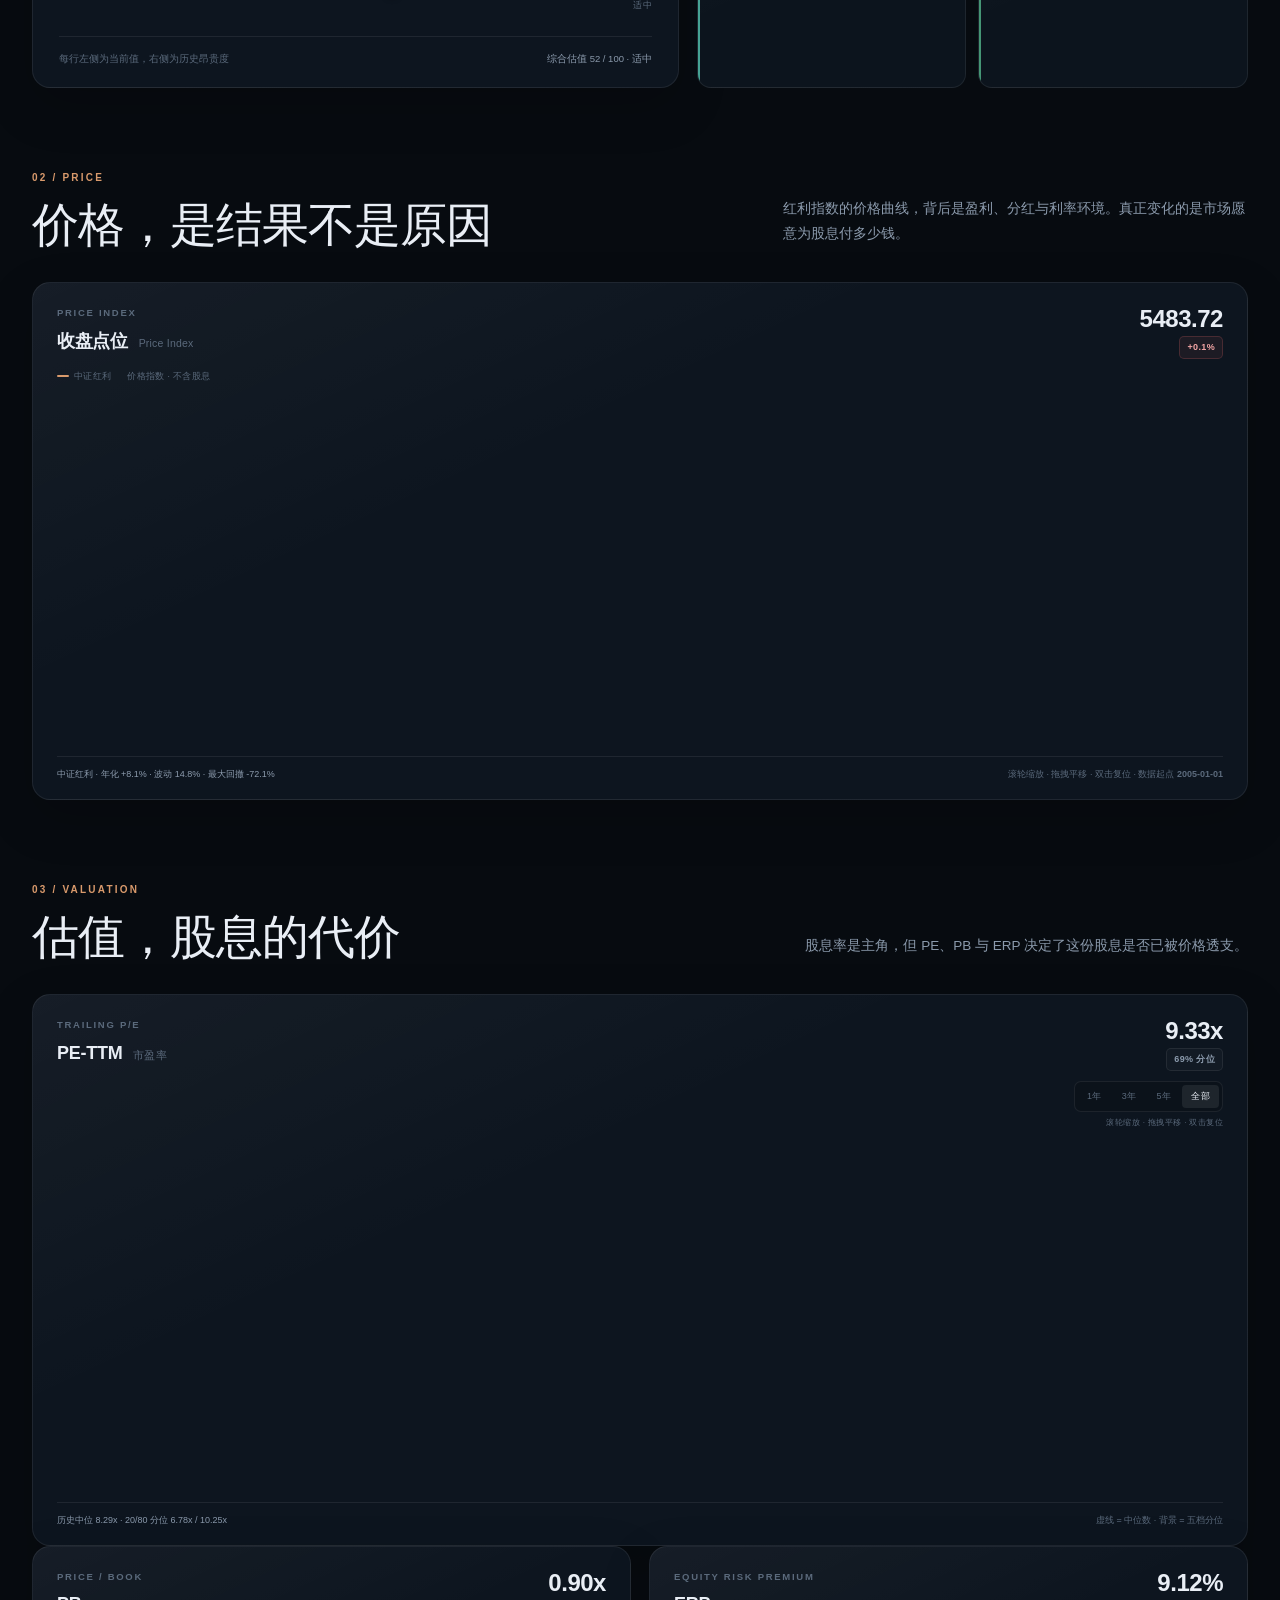
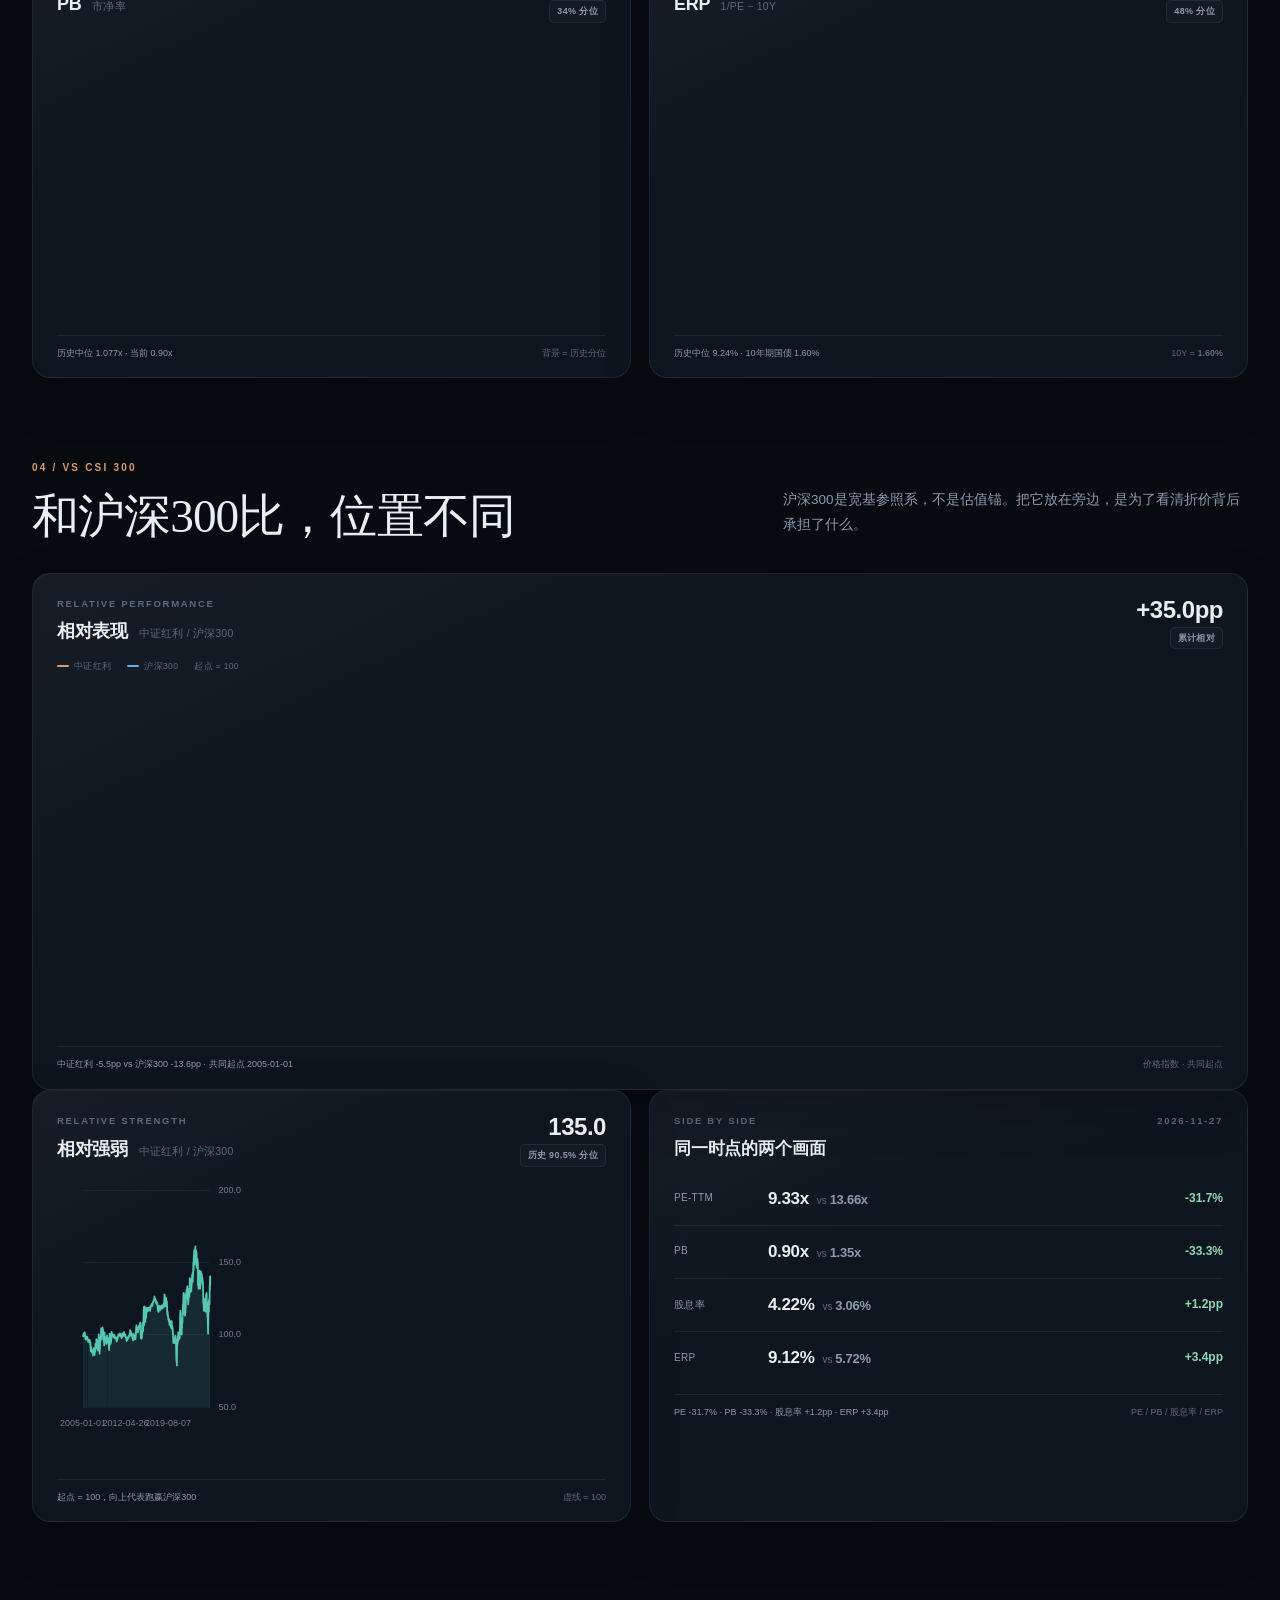
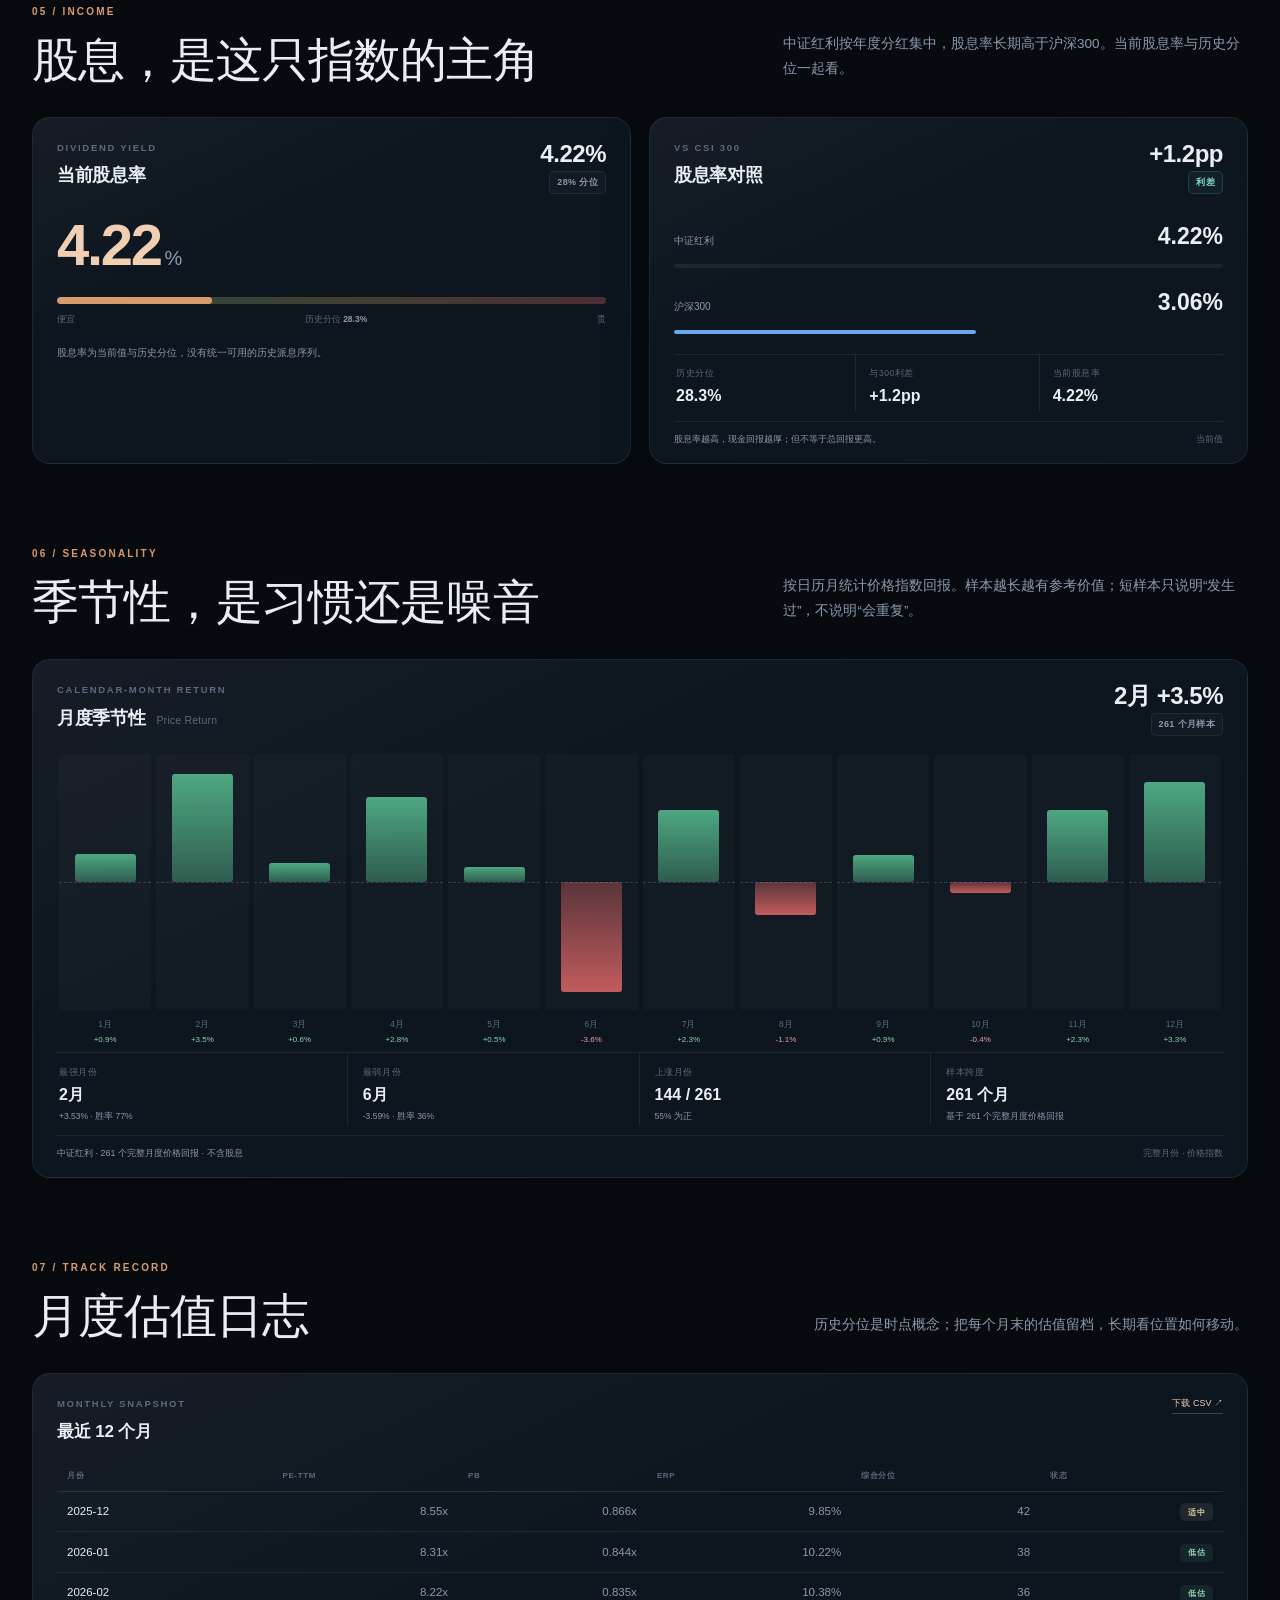
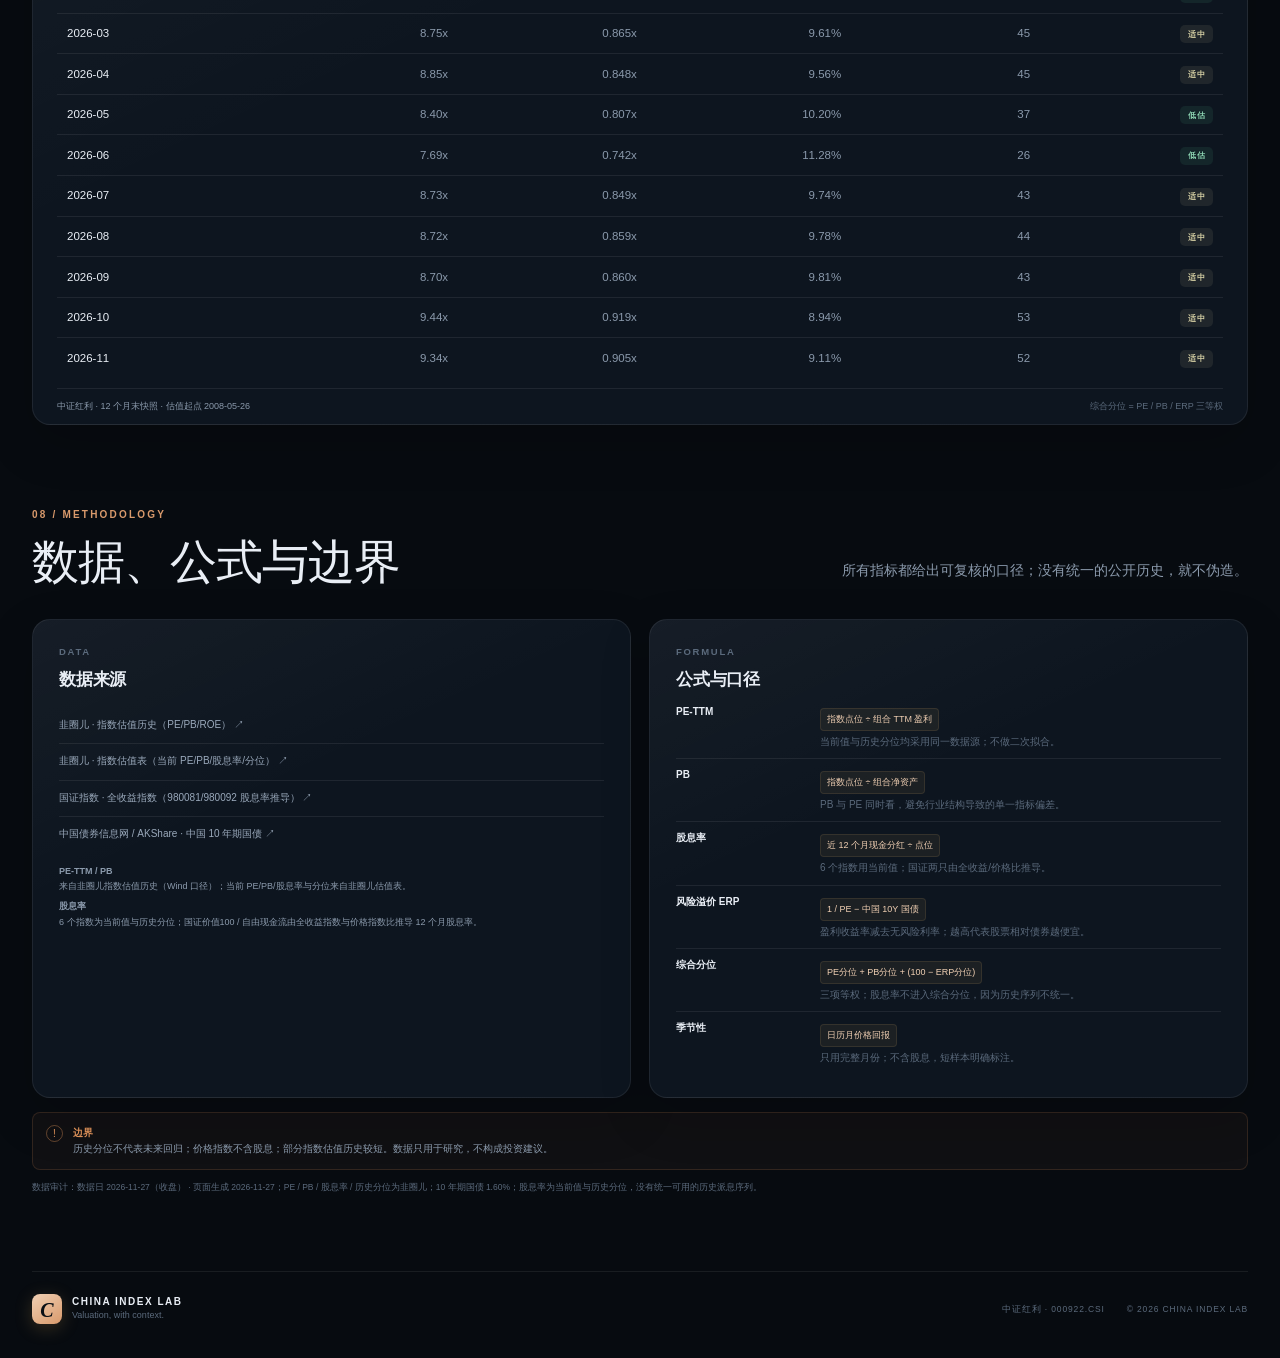
<file: site/dividend.html>
<!doctype html>
<html lang="zh-CN">
<head>
  <meta charset="utf-8">
  <meta name="viewport" content="width=device-width, initial-scale=1">
  <meta name="description" content="中国七个风格指数的估值罗盘：PE-TTM、PB、股息率、风险溢价，以及和沪深300的对比。">
  <meta name="theme-color" content="#0b1119">
  <title>指数估值罗盘 · CHINA INDEX LAB</title>
  <link rel="icon" href="favicon.svg" type="image/svg+xml">
  <link rel="stylesheet" href="styles.css">
</head>
<body data-theme="value">
  <div class="page-grid" aria-hidden="true"></div>

  <header class="topbar">
    <a class="brand" href="index.html" aria-label="返回总览">
      <span class="brand-mark">C</span>
      <span class="brand-text"><b>CHINA INDEX LAB</b><small>CHINA VALUATION TERMINAL</small></span>
    </a>
    <div class="status-pill"><span class="dot"></span><span>数据截至 <b id="topDate">2026.11.13</b></span></div>
  </header>

  <nav class="etf-nav" aria-label="指数切换">
    <a href="index.html">总览</a>
    <a href="value100.html" data-ticker="980081">价值100</a>
    <a href="fcf.html" data-ticker="980092">自由现金流</a>
    <a href="dividend.html" data-ticker="000922">中证红利</a>
    <a href="soe-dividend.html" data-ticker="000825">央企红利</a>
    <a href="tech100.html" data-ticker="931187">科技100</a>
    <a href="chinext.html" data-ticker="399006">创业板指</a>
    <a href="star.html" data-ticker="000688">科创50</a>
    <span class="etf-nav-note">七个指数 · 沪深300 为基准</span>
  </nav>

  <main>
    <section class="hero">
      <div class="hero-grid">
        <div class="hero-copy">
          <div class="eyebrow"><span class="eyebrow-line"></span><span id="heroEyebrow"></span></div>
          <h1 id="heroTitle"></h1>
          <p class="hero-lede" id="heroLede"></p>
          <div class="hero-price">
            <span class="cur">¥</span><b id="heroPrice">—</b><span id="heroChange" class="change-chip">—</span>
          </div>
          <div class="hero-meta" id="heroMeta"></div>
          <div class="range-row">
            <div class="range-label"><span>52 WEEK RANGE</span><b id="rangeText">—</b></div>
            <div class="range-track"><span class="range-fill" id="rangeFill"></span><i id="rangeDot"></i></div>
          </div>
        </div>
        <div class="card gauge-card">
          <div class="gauge-head"><span class="micro">VALUATION TEMPERATURE</span><span class="regime" id="gaugeRegime">—</span></div>
          <canvas id="gauge" width="360" height="230" aria-label="综合估值温度"></canvas>
          <div class="gauge-score"><b id="gaugeScore">—</b><span>/ 100</span></div>
          <p class="gauge-note" id="gaugeNote">—</p>
          <div class="gauge-scale"><span>0 深度低估</span><span>50 适中</span><span>100 高估</span></div>
        </div>
      </div>
    </section>

    <section class="ticker-strip" aria-label="当前指标">
      <div class="tick"><span>PE-TTM</span><b id="tickPe">—</b><em id="tickPePct">—</em></div>
      <div class="tick"><span>PB</span><b id="tickPb">—</b><em id="tickPbPct">—</em></div>
      <div class="tick"><span>DIVIDEND</span><b id="tickDy">—</b><em id="tickDyPct">—</em></div>
      <div class="tick"><span>ERP / 10Y</span><b id="tickErp">—</b><em id="tickErpPct">—</em></div>
      <div class="tick"><span>VS 沪深300</span><b id="tickVs300">—</b><em id="tickVsLabel">PE 折价</em></div>
      <div class="tick tick-note"><span>MODEL</span><b>PE/PB 历史分位</b><em>详见方法</em></div>
    </section>

    <section class="section metrics-section">
      <div class="metric-grid" id="metricCards"></div>
    </section>

    <section class="section">
      <div class="section-head reveal">
        <div><span class="kicker">01 / DASHBOARD</span><h2>一眼看清，贵与便宜</h2></div>
        <p>绝对数值告诉你“是多少”，历史分位告诉你“处在哪”。PE、PB、ERP 三等权，股息率单独看。</p>
      </div>
      <div class="overview-grid">
        <div class="card compass-card reveal">
          <div class="card-head"><div><span class="micro">VALUATION COMPASS</span><h3>估值罗盘</h3></div><span class="compass-hint">便宜 <i></i> 贵</span></div>
          <div class="compass-list" id="compassList"></div>
          <div class="compass-foot"><span>每行左侧为当前值，右侧为历史昂贵度</span><span id="compassFoot">—</span></div>
        </div>
        <div class="insight-stack" id="insightStack"></div>
      </div>
    </section>

    <section id="price" class="section">
      <div class="section-head reveal">
        <div><span class="kicker">02 / PRICE</span><h2 id="priceHead">价格，是结果不是原因</h2></div>
        <p id="priceSub">—</p>
      </div>
      <div class="card chart-card reveal">
        <div class="chart-head">
          <div class="chart-title"><span class="micro">PRICE INDEX</span><h3 id="priceTitle">收盘点位 <small>Price Index</small></h3></div>
          <div class="chart-read"><b id="priceRead">—</b><span class="pill" id="pricePill">—</span></div>
        </div>
        <div class="line-legend"><span><i class="swatch gold"></i><span id="priceLegend">—</span></span><span>价格指数 · 不含股息</span></div>
        <div class="chart-wrap chart-tall"><canvas id="priceChart"></canvas></div>
        <div class="chart-foot"><span id="priceFoot">—</span><span>滚轮缩放 · 拖拽平移 · 双击复位 · 数据起点 <b id="dataStart">—</b></span></div>
      </div>
    </section>

    <section id="valuation" class="section">
      <div class="section-head reveal">
        <div><span class="kicker">03 / VALUATION</span><h2 id="valHead">估值，历史的刻度</h2></div>
        <p id="valSub">—</p>
      </div>

      <div class="card chart-card reveal">
        <div class="chart-head">
          <div class="chart-title"><span class="micro">TRAILING P/E</span><h3>PE-TTM <small>市盈率</small></h3></div>
          <div class="chart-read"><b id="peRead">—</b><span class="pill" id="pePill">—</span></div>
        </div>
        <div class="range-tabs" id="rangeTabs">
          <button data-range="1y">1年</button><button data-range="3y">3年</button><button data-range="5y">5年</button><button data-range="all" class="is-active">全部</button>
        </div>
        <div class="zoom-hint">滚轮缩放 · 拖拽平移 · 双击复位</div>
        <div class="chart-wrap chart-tall"><canvas id="peChart"></canvas></div>
        <div class="chart-foot"><span id="peFoot">—</span><span>虚线 = 中位数 · 背景 = 五档分位</span></div>
      </div>

      <div class="chart-grid">
        <div class="card chart-card reveal">
          <div class="chart-head">
            <div class="chart-title"><span class="micro">PRICE / BOOK</span><h3>PB <small>市净率</small></h3></div>
            <div class="chart-read"><b id="pbRead">—</b><span class="pill" id="pbPill">—</span></div>
          </div>
          <div class="chart-wrap chart-mid"><canvas id="pbChart"></canvas></div>
          <div class="chart-foot"><span id="pbFoot">—</span><span>背景 = 历史分位</span></div>
        </div>
        <div class="card chart-card reveal">
          <div class="chart-head">
            <div class="chart-title"><span class="micro">EQUITY RISK PREMIUM</span><h3>ERP <small>1/PE − 10Y</small></h3></div>
            <div class="chart-read"><b id="erpRead">—</b><span class="pill" id="erpPill">—</span></div>
          </div>
          <div class="chart-wrap chart-mid"><canvas id="erpChart"></canvas></div>
          <div class="chart-foot"><span id="erpFoot">—</span><span>10Y = <b id="ust10y">—</b></span></div>
        </div>
      </div>
    </section>

    <section id="benchmark" class="section">
      <div class="section-head reveal">
        <div><span class="kicker">04 / VS CSI 300</span><h2>和沪深300比，位置不同</h2></div>
        <p>沪深300是宽基参照系，不是估值锚。把它放在旁边，是为了看清折价背后承担了什么。</p>
      </div>
      <div class="card chart-card reveal">
        <div class="chart-head">
          <div class="chart-title"><span class="micro">RELATIVE PERFORMANCE</span><h3>相对表现 <small><span id="perfTicker">—</span> / 沪深300</small></h3></div>
          <div class="chart-read"><b id="perfRead">—</b><span class="pill" id="perfPill">累计相对</span></div>
        </div>
        <div class="line-legend"><span><i class="swatch gold"></i><span id="perfLegend">—</span></span><span><i class="swatch blue"></i>沪深300</span><span>起点 = 100</span></div>
        <div class="chart-wrap chart-tall"><canvas id="perfChart"></canvas></div>
        <div class="chart-foot"><span id="perfFoot">—</span><span>价格指数 · 共同起点</span></div>
      </div>

      <div class="chart-grid">
        <div class="card chart-card reveal">
          <div class="chart-head">
            <div class="chart-title"><span class="micro">RELATIVE STRENGTH</span><h3>相对强弱 <small><span id="relTicker">—</span> / 沪深300</small></h3></div>
            <div class="chart-read"><b id="relRead">—</b><span class="pill" id="relPill">—</span></div>
          </div>
          <div class="chart-wrap chart-mid"><canvas id="relChart"></canvas></div>
          <div class="chart-foot"><span>起点 = 100，向上代表跑赢沪深300</span><span>虚线 = 100</span></div>
        </div>
        <div class="card compare-card reveal">
          <div class="card-head"><div><span class="micro">SIDE BY SIDE</span><h3>同一时点的两个画面</h3></div><span class="micro" id="compareDate">—</span></div>
          <div class="compare-list" id="compareList"></div>
          <div class="chart-foot"><span id="compareFoot">—</span><span>PE / PB / 股息率 / ERP</span></div>
        </div>
      </div>
    </section>

    <section id="income" class="section">
      <div class="section-head reveal">
        <div><span class="kicker">05 / INCOME</span><h2 id="incomeHead">股息，现金回报的刻度</h2></div>
        <p id="incomeSub">—</p>
      </div>
      <div class="income-grid">
        <div class="card income-card reveal">
          <div class="chart-head"><div class="chart-title"><span class="micro">DIVIDEND YIELD</span><h3>当前股息率</h3></div><div class="chart-read"><b id="dyRead">—</b><span class="pill" id="dyPill">—</span></div></div>
          <div class="yield-big"><b id="dyBig">—</b><span>%</span></div>
          <div class="percentile-bar"><span class="pb-track"><i id="dyBar"></i></span><div class="pb-labels"><span>便宜</span><span>历史分位 <b id="dyPctText">—</b></span><span>贵</span></div></div>
          <p class="income-note" id="dyNote">—</p>
        </div>
        <div class="card income-card reveal">
          <div class="chart-head"><div class="chart-title"><span class="micro">VS CSI 300</span><h3>股息率对照</h3></div><div class="chart-read"><b id="dySpread">—</b><span class="pill tone-teal">利差</span></div></div>
          <div class="yield-compare">
            <div><span id="dySelfLabel">—</span><b id="dySelf">—</b><i style="--w:0%"></i></div>
            <div><span>沪深300</span><b id="dyBench">—</b><i id="dyBenchBar"></i></div>
          </div>
          <div class="risk-strip" id="incomeStats"></div>
          <div class="chart-foot"><span>股息率越高，现金回报越厚；但不等于总回报更高。</span><span>当前值</span></div>
        </div>
      </div>
    </section>

    <section id="seasonality" class="section">
      <div class="section-head reveal">
        <div><span class="kicker">06 / SEASONALITY</span><h2>季节性，是习惯还是噪音</h2></div>
        <p>按日历月统计价格指数回报。样本越长越有参考价值；短样本只说明“发生过”，不说明“会重复”。</p>
      </div>
      <div class="card chart-card reveal">
        <div class="chart-head">
          <div class="chart-title"><span class="micro">CALENDAR-MONTH RETURN</span><h3>月度季节性 <small>Price Return</small></h3></div>
          <div class="chart-read"><b id="seasonRead">—</b><span class="pill" id="seasonPill">—</span></div>
        </div>
        <div class="chart-wrap chart-season"><div class="season-bars" id="seasonBars"></div></div>
        <div class="season-strip" id="seasonStrip"></div>
        <div class="chart-foot"><span id="seasonFoot">—</span><span>完整月份 · 价格指数</span></div>
      </div>
    </section>

    <section class="section">
      <div class="section-head reveal">
        <div><span class="kicker">07 / TRACK RECORD</span><h2>月度估值日志</h2></div>
        <p>历史分位是时点概念；把每个月末的估值留档，长期看位置如何移动。</p>
      </div>
      <div class="card log-card reveal">
        <div class="card-head"><div><span class="micro">MONTHLY SNAPSHOT</span><h3>最近 12 个月</h3></div><a class="text-link" id="csvLink" href="#">下载 CSV ↗</a></div>
        <div class="table-wrap">
          <table class="log-table">
            <thead><tr><th>月份</th><th>PE-TTM</th><th>PB</th><th>ERP</th><th>综合分位</th><th>状态</th></tr></thead>
            <tbody id="logBody"></tbody>
          </table>
        </div>
        <div class="chart-foot"><span id="logFoot">—</span><span>综合分位 = PE / PB / ERP 三等权</span></div>
      </div>
    </section>

    <section class="section methodology">
      <div class="section-head reveal">
        <div><span class="kicker">08 / METHODOLOGY</span><h2>数据、公式与边界</h2></div>
        <p>所有指标都给出可复核的口径；没有统一的公开历史，就不伪造。</p>
      </div>
      <div class="method-grid">
        <div class="card method-card">
          <div class="card-head"><div><span class="micro">DATA</span><h3>数据来源</h3></div></div>
          <div class="source-list" id="sourceList"></div>
          <div class="method-note"><p><b>PE-TTM / PB</b><br>来自韭圈儿指数估值历史（Wind 口径）；当前 PE/PB/股息率与分位来自韭圈儿估值表。</p><p><b>股息率</b><br>6 个指数为当前值与历史分位；国证价值100 / 自由现金流由全收益指数与价格指数比推导 12 个月股息率。</p></div>
        </div>
        <div class="card method-card">
          <div class="card-head"><div><span class="micro">FORMULA</span><h3>公式与口径</h3></div></div>
          <dl class="formula-list">
            <div><dt>PE-TTM</dt><dd><code>指数点位 ÷ 组合 TTM 盈利</code><p>当前值与历史分位均采用同一数据源；不做二次拟合。</p></div>
            <div><dt>PB</dt><dd><code>指数点位 ÷ 组合净资产</code><p>PB 与 PE 同时看，避免行业结构导致的单一指标偏差。</p></div>
            <div><dt>股息率</dt><dd><code>近 12 个月现金分红 ÷ 点位</code><p>6 个指数用当前值；国证两只由全收益/价格比推导。</p></div>
            <div><dt>风险溢价 ERP</dt><dd><code>1 / PE − 中国 10Y 国债</code><p>盈利收益率减去无风险利率；越高代表股票相对债券越便宜。</p></div>
            <div><dt>综合分位</dt><dd><code>PE分位 + PB分位 + (100 − ERP分位)</code><p>三项等权；股息率不进入综合分位，因为历史序列不统一。</p></div>
            <div><dt>季节性</dt><dd><code>日历月价格回报</code><p>只用完整月份；不含股息，短样本明确标注。</p></div>
          </dl>
        </div>
      </div>
      <div class="model-warning"><span class="warn-icon">!</span><p><b>边界</b><br>历史分位不代表未来回归；价格指数不含股息；部分指数估值历史较短。数据只用于研究，不构成投资建议。</p></div>
      <p class="audit-note" id="auditNote">—</p>
    </section>
  </main>

  <footer class="site-footer">
    <div class="footer-left"><span class="brand-mark small">C</span><span><b>CHINA INDEX LAB</b><small>Valuation, with context.</small></span></div>
    <div class="footer-right"><span id="footerTicker">—</span><span>© 2026 CHINA INDEX LAB</span></div>
  </footer>

  <script src="data/dividend.js"></script>
  <script src="assets/chart.umd.min.js"></script>
  <script>window.PAGE_CONFIG = {"ticker": "000922", "slug": "dividend", "name": "中证红利", "code": "000922.CSI", "theme": "dividend", "csv": "data/dividend_daily.csv", "data": "data/dividend.js", "hero_title": "股息，<br><em>也要看价格。</em>", "hero_lede": "高股息不是终点，价格与股息的平衡才是。<br>把 PE、PB、股息率、ERP 与沪深300放在同一张地图上。", "eyebrow": "中证红利 · 000922", "price_head": "价格，是结果不是原因", "price_sub": "红利指数的价格曲线，背后是盈利、分红与利率环境。真正变化的是市场愿意为股息付多少钱。", "val_head": "估值，股息的代价", "val_sub": "股息率是主角，但 PE、PB 与 ERP 决定了这份股息是否已被价格透支。", "income_head": "股息，是这只指数的主角", "income_sub": "中证红利按年度分红集中，股息率长期高于沪深300。当前股息率与历史分位一起看。"};</script>
  <script src="app.js"></script>
</body>
</html>
</file>
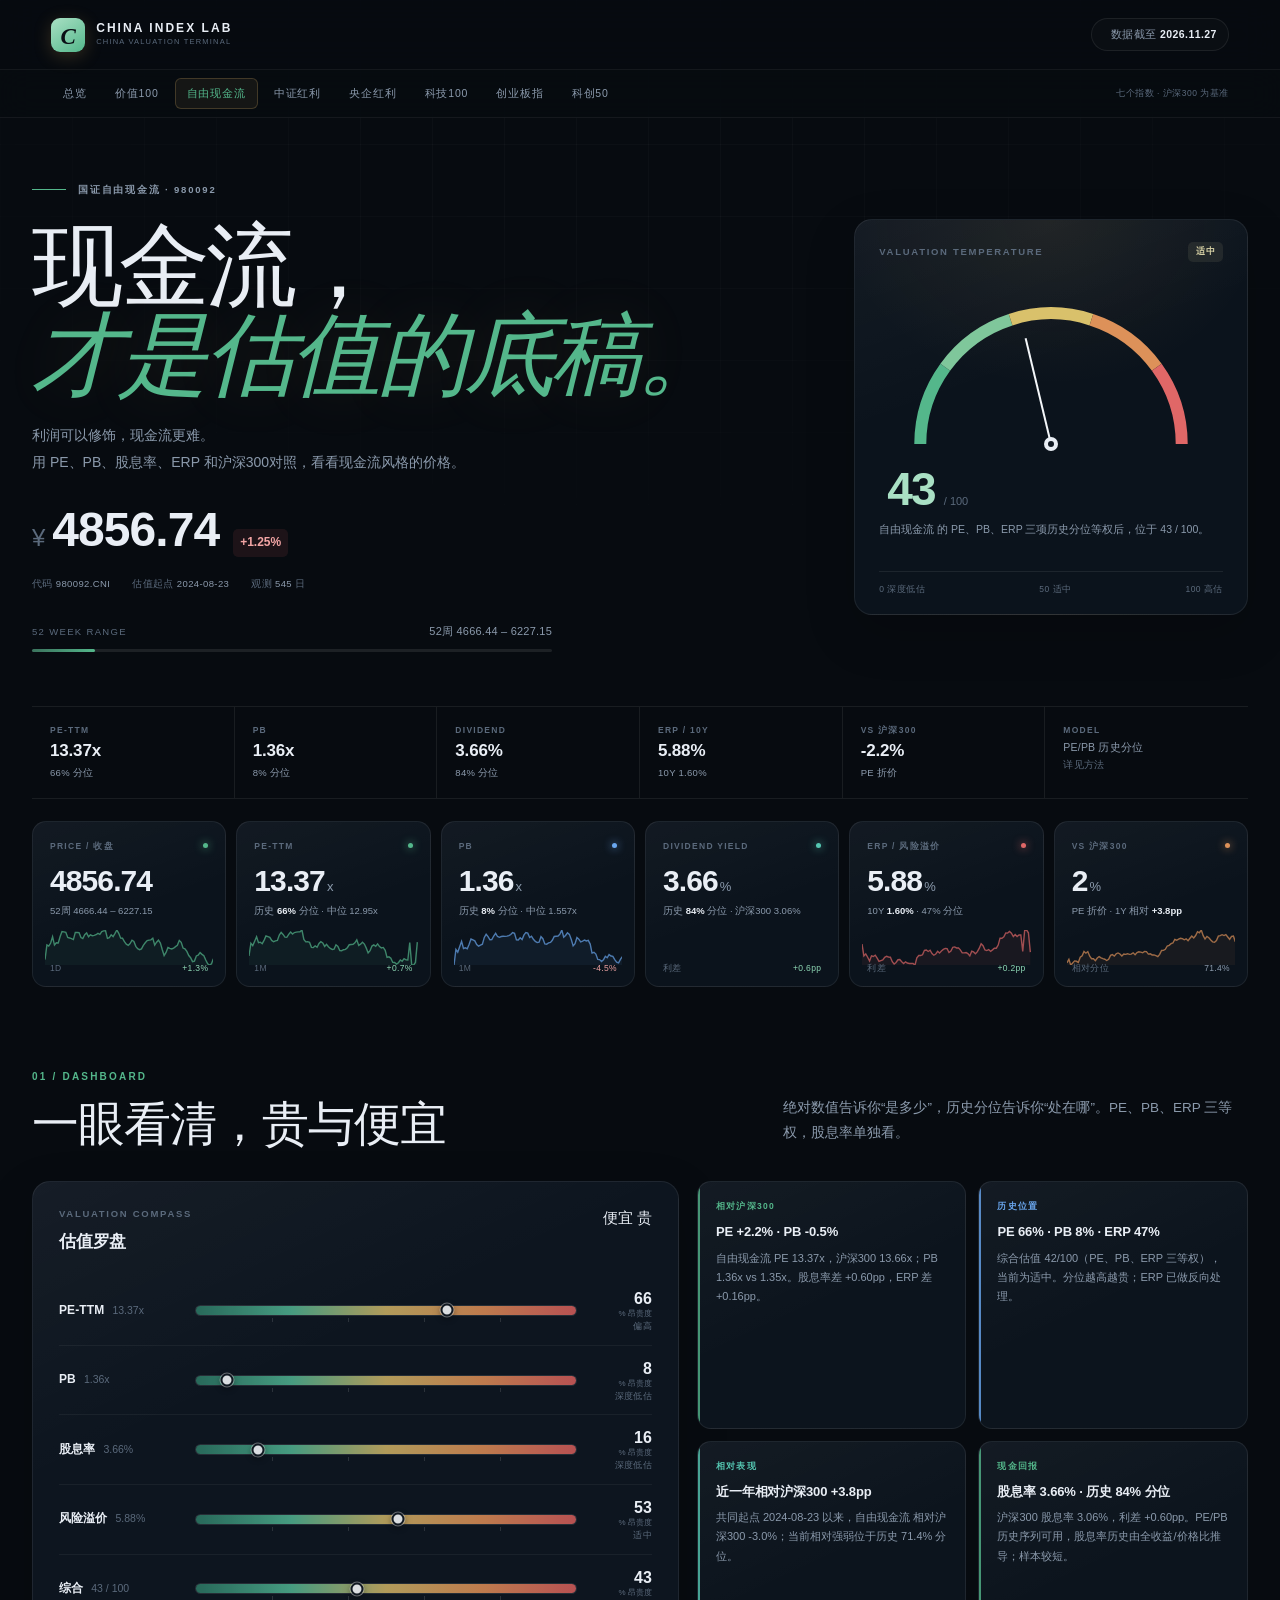
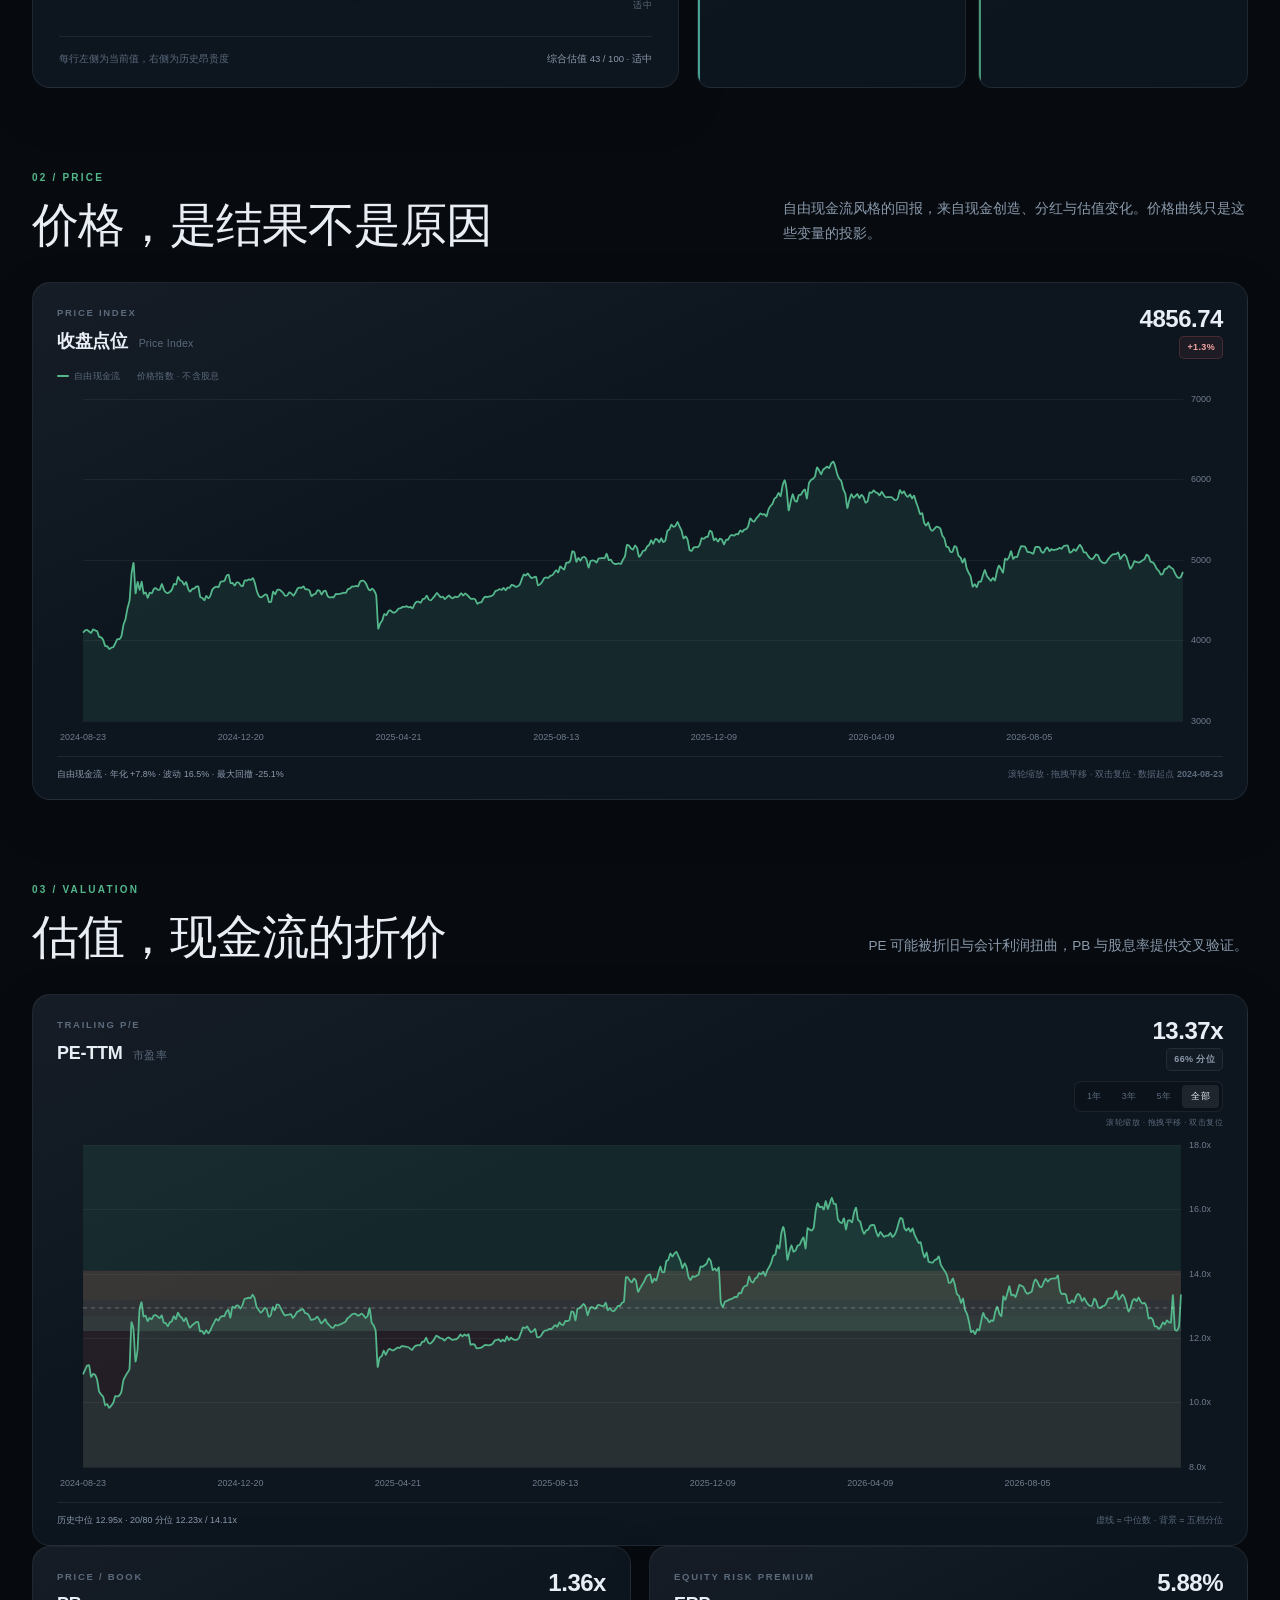
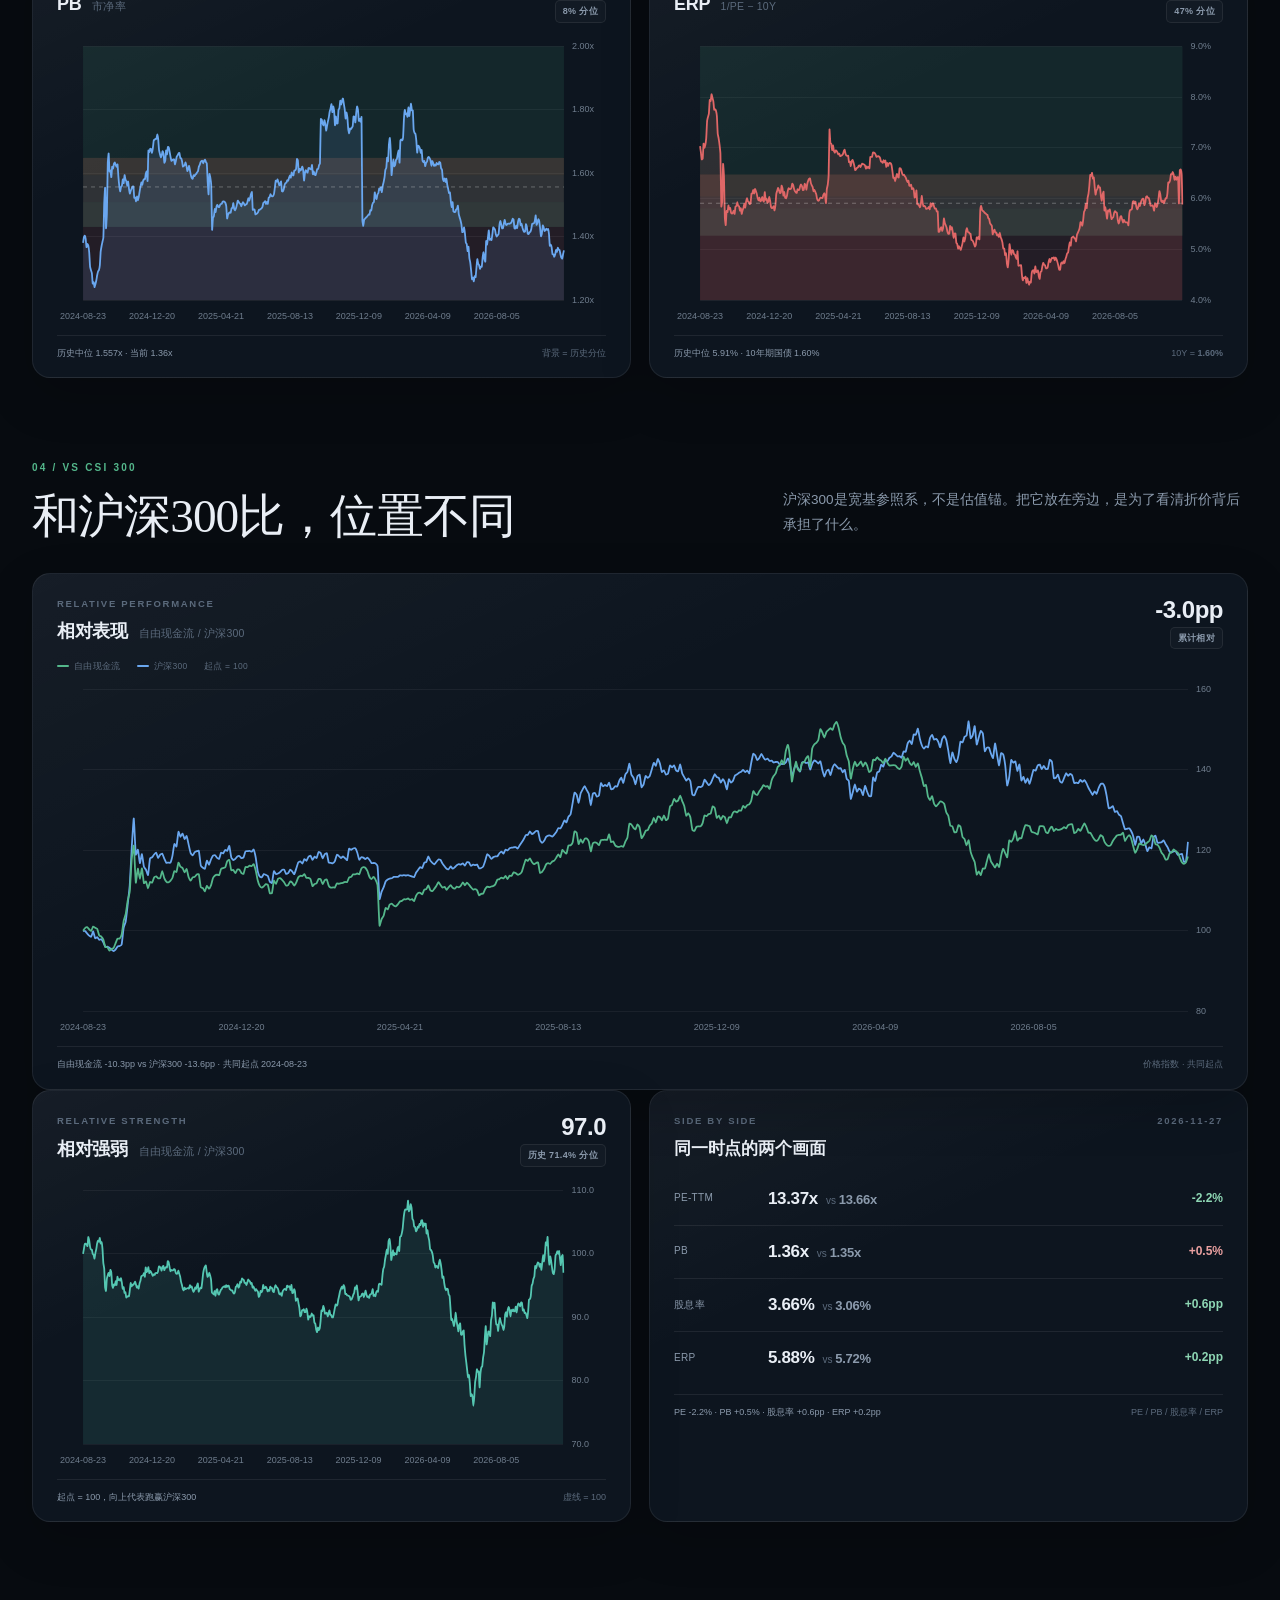
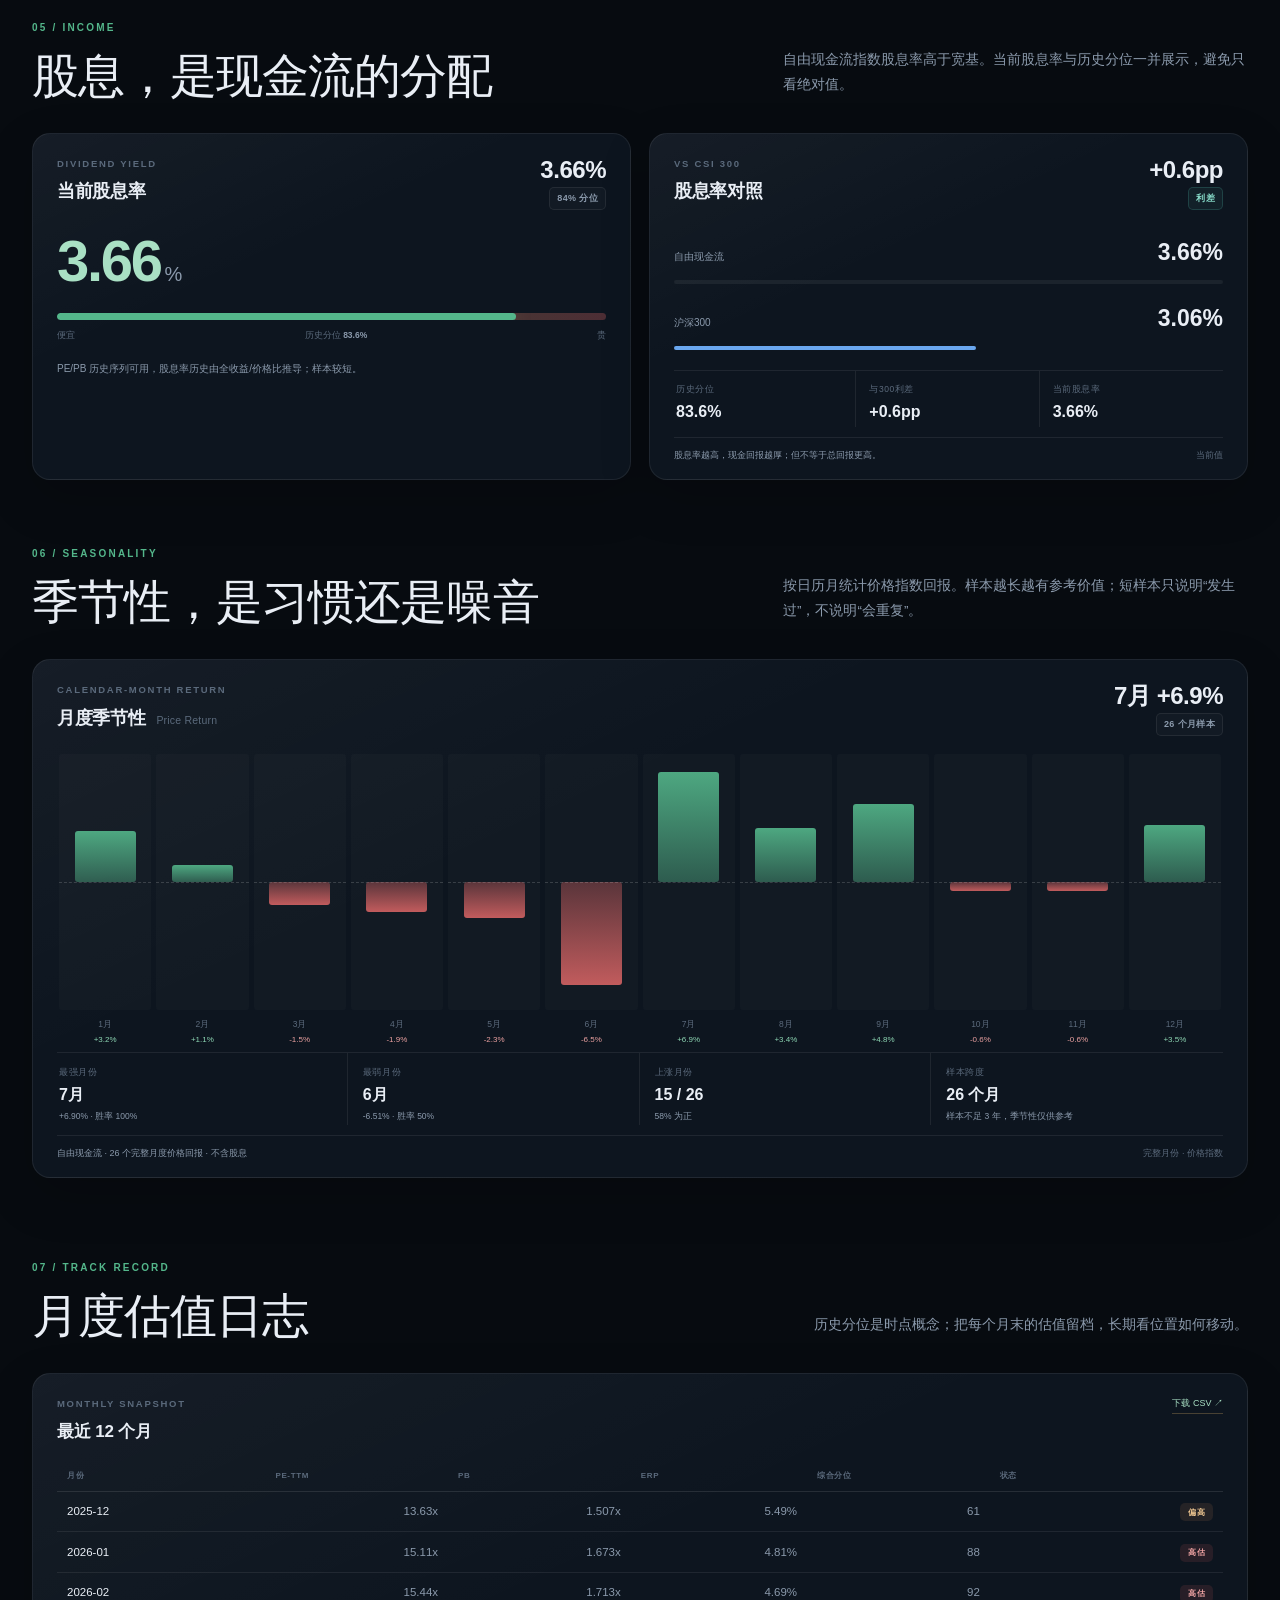
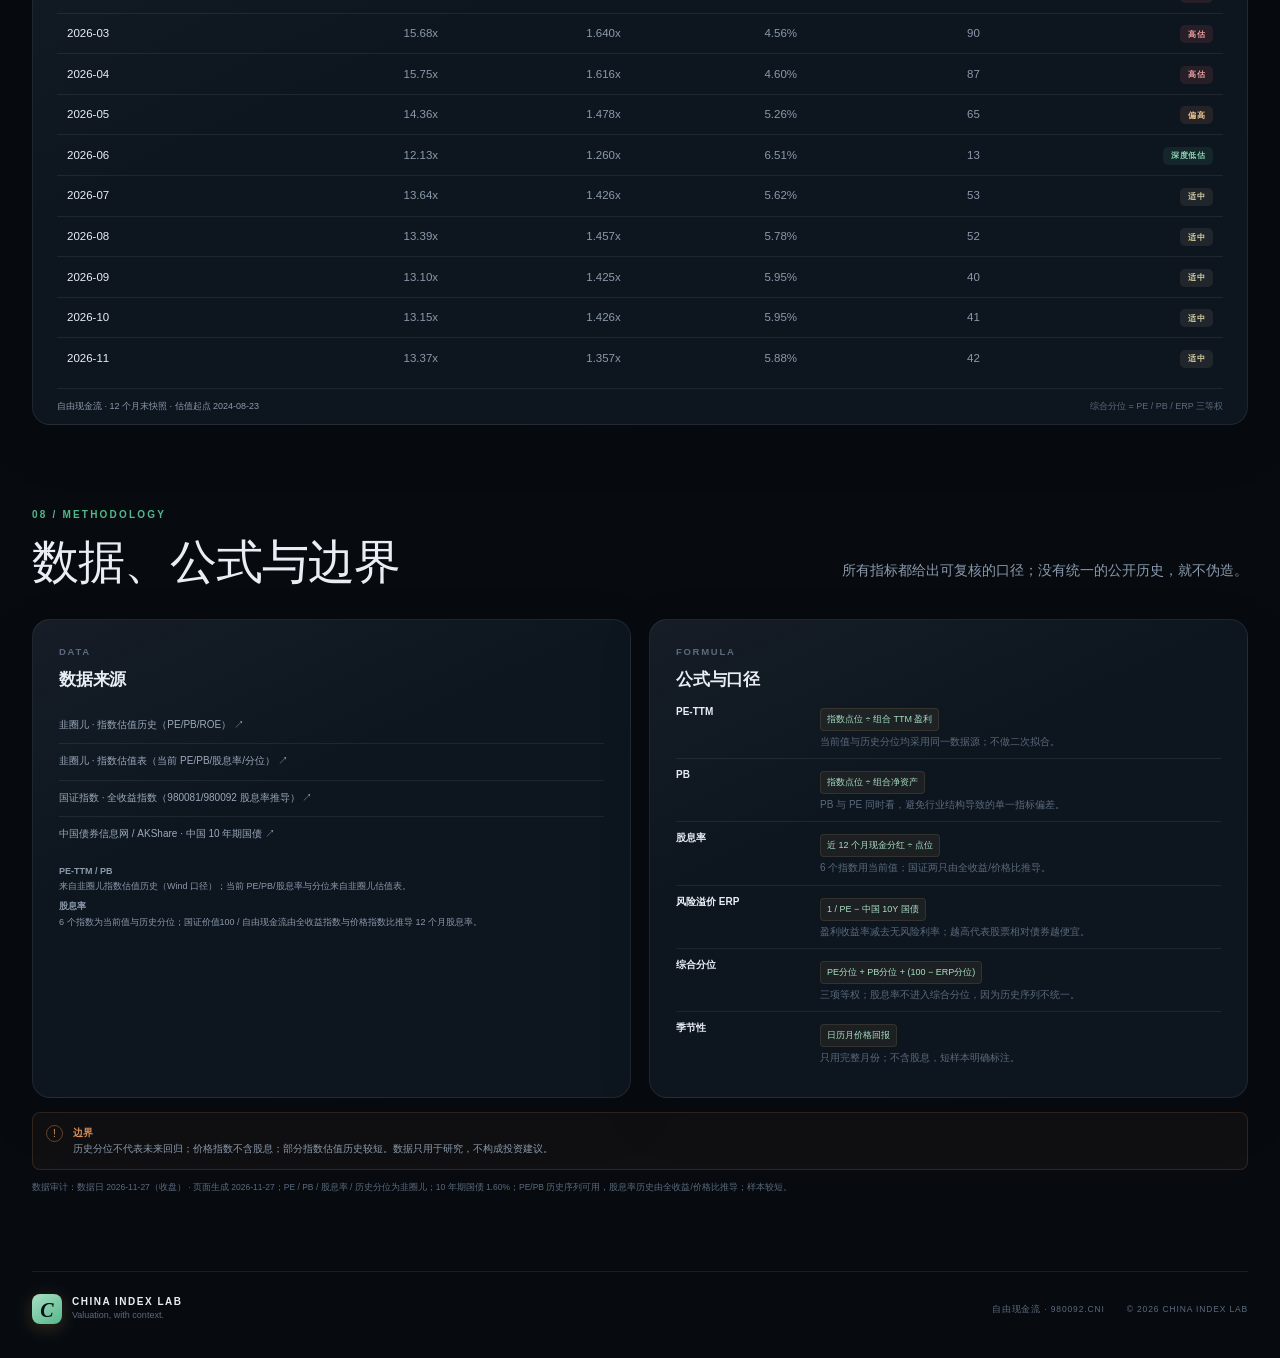
<file: site/fcf.html>
<!doctype html>
<html lang="zh-CN">
<head>
  <meta charset="utf-8">
  <meta name="viewport" content="width=device-width, initial-scale=1">
  <meta name="description" content="中国七个风格指数的估值罗盘：PE-TTM、PB、股息率、风险溢价，以及和沪深300的对比。">
  <meta name="theme-color" content="#0b1119">
  <title>指数估值罗盘 · CHINA INDEX LAB</title>
  <link rel="icon" href="favicon.svg" type="image/svg+xml">
  <link rel="stylesheet" href="styles.css">
</head>
<body data-theme="value">
  <div class="page-grid" aria-hidden="true"></div>

  <header class="topbar">
    <a class="brand" href="index.html" aria-label="返回总览">
      <span class="brand-mark">C</span>
      <span class="brand-text"><b>CHINA INDEX LAB</b><small>CHINA VALUATION TERMINAL</small></span>
    </a>
    <div class="status-pill"><span class="dot"></span><span>数据截至 <b id="topDate">2026.11.13</b></span></div>
  </header>

  <nav class="etf-nav" aria-label="指数切换">
    <a href="index.html">总览</a>
    <a href="value100.html" data-ticker="980081">价值100</a>
    <a href="fcf.html" data-ticker="980092">自由现金流</a>
    <a href="dividend.html" data-ticker="000922">中证红利</a>
    <a href="soe-dividend.html" data-ticker="000825">央企红利</a>
    <a href="tech100.html" data-ticker="931187">科技100</a>
    <a href="chinext.html" data-ticker="399006">创业板指</a>
    <a href="star.html" data-ticker="000688">科创50</a>
    <span class="etf-nav-note">七个指数 · 沪深300 为基准</span>
  </nav>

  <main>
    <section class="hero">
      <div class="hero-grid">
        <div class="hero-copy">
          <div class="eyebrow"><span class="eyebrow-line"></span><span id="heroEyebrow"></span></div>
          <h1 id="heroTitle"></h1>
          <p class="hero-lede" id="heroLede"></p>
          <div class="hero-price">
            <span class="cur">¥</span><b id="heroPrice">—</b><span id="heroChange" class="change-chip">—</span>
          </div>
          <div class="hero-meta" id="heroMeta"></div>
          <div class="range-row">
            <div class="range-label"><span>52 WEEK RANGE</span><b id="rangeText">—</b></div>
            <div class="range-track"><span class="range-fill" id="rangeFill"></span><i id="rangeDot"></i></div>
          </div>
        </div>
        <div class="card gauge-card">
          <div class="gauge-head"><span class="micro">VALUATION TEMPERATURE</span><span class="regime" id="gaugeRegime">—</span></div>
          <canvas id="gauge" width="360" height="230" aria-label="综合估值温度"></canvas>
          <div class="gauge-score"><b id="gaugeScore">—</b><span>/ 100</span></div>
          <p class="gauge-note" id="gaugeNote">—</p>
          <div class="gauge-scale"><span>0 深度低估</span><span>50 适中</span><span>100 高估</span></div>
        </div>
      </div>
    </section>

    <section class="ticker-strip" aria-label="当前指标">
      <div class="tick"><span>PE-TTM</span><b id="tickPe">—</b><em id="tickPePct">—</em></div>
      <div class="tick"><span>PB</span><b id="tickPb">—</b><em id="tickPbPct">—</em></div>
      <div class="tick"><span>DIVIDEND</span><b id="tickDy">—</b><em id="tickDyPct">—</em></div>
      <div class="tick"><span>ERP / 10Y</span><b id="tickErp">—</b><em id="tickErpPct">—</em></div>
      <div class="tick"><span>VS 沪深300</span><b id="tickVs300">—</b><em id="tickVsLabel">PE 折价</em></div>
      <div class="tick tick-note"><span>MODEL</span><b>PE/PB 历史分位</b><em>详见方法</em></div>
    </section>

    <section class="section metrics-section">
      <div class="metric-grid" id="metricCards"></div>
    </section>

    <section class="section">
      <div class="section-head reveal">
        <div><span class="kicker">01 / DASHBOARD</span><h2>一眼看清，贵与便宜</h2></div>
        <p>绝对数值告诉你“是多少”，历史分位告诉你“处在哪”。PE、PB、ERP 三等权，股息率单独看。</p>
      </div>
      <div class="overview-grid">
        <div class="card compass-card reveal">
          <div class="card-head"><div><span class="micro">VALUATION COMPASS</span><h3>估值罗盘</h3></div><span class="compass-hint">便宜 <i></i> 贵</span></div>
          <div class="compass-list" id="compassList"></div>
          <div class="compass-foot"><span>每行左侧为当前值，右侧为历史昂贵度</span><span id="compassFoot">—</span></div>
        </div>
        <div class="insight-stack" id="insightStack"></div>
      </div>
    </section>

    <section id="price" class="section">
      <div class="section-head reveal">
        <div><span class="kicker">02 / PRICE</span><h2 id="priceHead">价格，是结果不是原因</h2></div>
        <p id="priceSub">—</p>
      </div>
      <div class="card chart-card reveal">
        <div class="chart-head">
          <div class="chart-title"><span class="micro">PRICE INDEX</span><h3 id="priceTitle">收盘点位 <small>Price Index</small></h3></div>
          <div class="chart-read"><b id="priceRead">—</b><span class="pill" id="pricePill">—</span></div>
        </div>
        <div class="line-legend"><span><i class="swatch gold"></i><span id="priceLegend">—</span></span><span>价格指数 · 不含股息</span></div>
        <div class="chart-wrap chart-tall"><canvas id="priceChart"></canvas></div>
        <div class="chart-foot"><span id="priceFoot">—</span><span>滚轮缩放 · 拖拽平移 · 双击复位 · 数据起点 <b id="dataStart">—</b></span></div>
      </div>
    </section>

    <section id="valuation" class="section">
      <div class="section-head reveal">
        <div><span class="kicker">03 / VALUATION</span><h2 id="valHead">估值，历史的刻度</h2></div>
        <p id="valSub">—</p>
      </div>

      <div class="card chart-card reveal">
        <div class="chart-head">
          <div class="chart-title"><span class="micro">TRAILING P/E</span><h3>PE-TTM <small>市盈率</small></h3></div>
          <div class="chart-read"><b id="peRead">—</b><span class="pill" id="pePill">—</span></div>
        </div>
        <div class="range-tabs" id="rangeTabs">
          <button data-range="1y">1年</button><button data-range="3y">3年</button><button data-range="5y">5年</button><button data-range="all" class="is-active">全部</button>
        </div>
        <div class="zoom-hint">滚轮缩放 · 拖拽平移 · 双击复位</div>
        <div class="chart-wrap chart-tall"><canvas id="peChart"></canvas></div>
        <div class="chart-foot"><span id="peFoot">—</span><span>虚线 = 中位数 · 背景 = 五档分位</span></div>
      </div>

      <div class="chart-grid">
        <div class="card chart-card reveal">
          <div class="chart-head">
            <div class="chart-title"><span class="micro">PRICE / BOOK</span><h3>PB <small>市净率</small></h3></div>
            <div class="chart-read"><b id="pbRead">—</b><span class="pill" id="pbPill">—</span></div>
          </div>
          <div class="chart-wrap chart-mid"><canvas id="pbChart"></canvas></div>
          <div class="chart-foot"><span id="pbFoot">—</span><span>背景 = 历史分位</span></div>
        </div>
        <div class="card chart-card reveal">
          <div class="chart-head">
            <div class="chart-title"><span class="micro">EQUITY RISK PREMIUM</span><h3>ERP <small>1/PE − 10Y</small></h3></div>
            <div class="chart-read"><b id="erpRead">—</b><span class="pill" id="erpPill">—</span></div>
          </div>
          <div class="chart-wrap chart-mid"><canvas id="erpChart"></canvas></div>
          <div class="chart-foot"><span id="erpFoot">—</span><span>10Y = <b id="ust10y">—</b></span></div>
        </div>
      </div>
    </section>

    <section id="benchmark" class="section">
      <div class="section-head reveal">
        <div><span class="kicker">04 / VS CSI 300</span><h2>和沪深300比，位置不同</h2></div>
        <p>沪深300是宽基参照系，不是估值锚。把它放在旁边，是为了看清折价背后承担了什么。</p>
      </div>
      <div class="card chart-card reveal">
        <div class="chart-head">
          <div class="chart-title"><span class="micro">RELATIVE PERFORMANCE</span><h3>相对表现 <small><span id="perfTicker">—</span> / 沪深300</small></h3></div>
          <div class="chart-read"><b id="perfRead">—</b><span class="pill" id="perfPill">累计相对</span></div>
        </div>
        <div class="line-legend"><span><i class="swatch gold"></i><span id="perfLegend">—</span></span><span><i class="swatch blue"></i>沪深300</span><span>起点 = 100</span></div>
        <div class="chart-wrap chart-tall"><canvas id="perfChart"></canvas></div>
        <div class="chart-foot"><span id="perfFoot">—</span><span>价格指数 · 共同起点</span></div>
      </div>

      <div class="chart-grid">
        <div class="card chart-card reveal">
          <div class="chart-head">
            <div class="chart-title"><span class="micro">RELATIVE STRENGTH</span><h3>相对强弱 <small><span id="relTicker">—</span> / 沪深300</small></h3></div>
            <div class="chart-read"><b id="relRead">—</b><span class="pill" id="relPill">—</span></div>
          </div>
          <div class="chart-wrap chart-mid"><canvas id="relChart"></canvas></div>
          <div class="chart-foot"><span>起点 = 100，向上代表跑赢沪深300</span><span>虚线 = 100</span></div>
        </div>
        <div class="card compare-card reveal">
          <div class="card-head"><div><span class="micro">SIDE BY SIDE</span><h3>同一时点的两个画面</h3></div><span class="micro" id="compareDate">—</span></div>
          <div class="compare-list" id="compareList"></div>
          <div class="chart-foot"><span id="compareFoot">—</span><span>PE / PB / 股息率 / ERP</span></div>
        </div>
      </div>
    </section>

    <section id="income" class="section">
      <div class="section-head reveal">
        <div><span class="kicker">05 / INCOME</span><h2 id="incomeHead">股息，现金回报的刻度</h2></div>
        <p id="incomeSub">—</p>
      </div>
      <div class="income-grid">
        <div class="card income-card reveal">
          <div class="chart-head"><div class="chart-title"><span class="micro">DIVIDEND YIELD</span><h3>当前股息率</h3></div><div class="chart-read"><b id="dyRead">—</b><span class="pill" id="dyPill">—</span></div></div>
          <div class="yield-big"><b id="dyBig">—</b><span>%</span></div>
          <div class="percentile-bar"><span class="pb-track"><i id="dyBar"></i></span><div class="pb-labels"><span>便宜</span><span>历史分位 <b id="dyPctText">—</b></span><span>贵</span></div></div>
          <p class="income-note" id="dyNote">—</p>
        </div>
        <div class="card income-card reveal">
          <div class="chart-head"><div class="chart-title"><span class="micro">VS CSI 300</span><h3>股息率对照</h3></div><div class="chart-read"><b id="dySpread">—</b><span class="pill tone-teal">利差</span></div></div>
          <div class="yield-compare">
            <div><span id="dySelfLabel">—</span><b id="dySelf">—</b><i style="--w:0%"></i></div>
            <div><span>沪深300</span><b id="dyBench">—</b><i id="dyBenchBar"></i></div>
          </div>
          <div class="risk-strip" id="incomeStats"></div>
          <div class="chart-foot"><span>股息率越高，现金回报越厚；但不等于总回报更高。</span><span>当前值</span></div>
        </div>
      </div>
    </section>

    <section id="seasonality" class="section">
      <div class="section-head reveal">
        <div><span class="kicker">06 / SEASONALITY</span><h2>季节性，是习惯还是噪音</h2></div>
        <p>按日历月统计价格指数回报。样本越长越有参考价值；短样本只说明“发生过”，不说明“会重复”。</p>
      </div>
      <div class="card chart-card reveal">
        <div class="chart-head">
          <div class="chart-title"><span class="micro">CALENDAR-MONTH RETURN</span><h3>月度季节性 <small>Price Return</small></h3></div>
          <div class="chart-read"><b id="seasonRead">—</b><span class="pill" id="seasonPill">—</span></div>
        </div>
        <div class="chart-wrap chart-season"><div class="season-bars" id="seasonBars"></div></div>
        <div class="season-strip" id="seasonStrip"></div>
        <div class="chart-foot"><span id="seasonFoot">—</span><span>完整月份 · 价格指数</span></div>
      </div>
    </section>

    <section class="section">
      <div class="section-head reveal">
        <div><span class="kicker">07 / TRACK RECORD</span><h2>月度估值日志</h2></div>
        <p>历史分位是时点概念；把每个月末的估值留档，长期看位置如何移动。</p>
      </div>
      <div class="card log-card reveal">
        <div class="card-head"><div><span class="micro">MONTHLY SNAPSHOT</span><h3>最近 12 个月</h3></div><a class="text-link" id="csvLink" href="#">下载 CSV ↗</a></div>
        <div class="table-wrap">
          <table class="log-table">
            <thead><tr><th>月份</th><th>PE-TTM</th><th>PB</th><th>ERP</th><th>综合分位</th><th>状态</th></tr></thead>
            <tbody id="logBody"></tbody>
          </table>
        </div>
        <div class="chart-foot"><span id="logFoot">—</span><span>综合分位 = PE / PB / ERP 三等权</span></div>
      </div>
    </section>

    <section class="section methodology">
      <div class="section-head reveal">
        <div><span class="kicker">08 / METHODOLOGY</span><h2>数据、公式与边界</h2></div>
        <p>所有指标都给出可复核的口径；没有统一的公开历史，就不伪造。</p>
      </div>
      <div class="method-grid">
        <div class="card method-card">
          <div class="card-head"><div><span class="micro">DATA</span><h3>数据来源</h3></div></div>
          <div class="source-list" id="sourceList"></div>
          <div class="method-note"><p><b>PE-TTM / PB</b><br>来自韭圈儿指数估值历史（Wind 口径）；当前 PE/PB/股息率与分位来自韭圈儿估值表。</p><p><b>股息率</b><br>6 个指数为当前值与历史分位；国证价值100 / 自由现金流由全收益指数与价格指数比推导 12 个月股息率。</p></div>
        </div>
        <div class="card method-card">
          <div class="card-head"><div><span class="micro">FORMULA</span><h3>公式与口径</h3></div></div>
          <dl class="formula-list">
            <div><dt>PE-TTM</dt><dd><code>指数点位 ÷ 组合 TTM 盈利</code><p>当前值与历史分位均采用同一数据源；不做二次拟合。</p></div>
            <div><dt>PB</dt><dd><code>指数点位 ÷ 组合净资产</code><p>PB 与 PE 同时看，避免行业结构导致的单一指标偏差。</p></div>
            <div><dt>股息率</dt><dd><code>近 12 个月现金分红 ÷ 点位</code><p>6 个指数用当前值；国证两只由全收益/价格比推导。</p></div>
            <div><dt>风险溢价 ERP</dt><dd><code>1 / PE − 中国 10Y 国债</code><p>盈利收益率减去无风险利率；越高代表股票相对债券越便宜。</p></div>
            <div><dt>综合分位</dt><dd><code>PE分位 + PB分位 + (100 − ERP分位)</code><p>三项等权；股息率不进入综合分位，因为历史序列不统一。</p></div>
            <div><dt>季节性</dt><dd><code>日历月价格回报</code><p>只用完整月份；不含股息，短样本明确标注。</p></div>
          </dl>
        </div>
      </div>
      <div class="model-warning"><span class="warn-icon">!</span><p><b>边界</b><br>历史分位不代表未来回归；价格指数不含股息；部分指数估值历史较短。数据只用于研究，不构成投资建议。</p></div>
      <p class="audit-note" id="auditNote">—</p>
    </section>
  </main>

  <footer class="site-footer">
    <div class="footer-left"><span class="brand-mark small">C</span><span><b>CHINA INDEX LAB</b><small>Valuation, with context.</small></span></div>
    <div class="footer-right"><span id="footerTicker">—</span><span>© 2026 CHINA INDEX LAB</span></div>
  </footer>

  <script src="data/fcf.js"></script>
  <script src="assets/chart.umd.min.js"></script>
  <script>window.PAGE_CONFIG = {"ticker": "980092", "slug": "fcf", "name": "国证自由现金流", "code": "980092.CNI", "theme": "fcf", "csv": "data/fcf_daily.csv", "data": "data/fcf.js", "hero_title": "现金流，<br><em>才是估值的底稿。</em>", "hero_lede": "利润可以修饰，现金流更难。<br>用 PE、PB、股息率、ERP 和沪深300对照，看看现金流风格的价格。", "eyebrow": "国证自由现金流 · 980092", "price_head": "价格，是结果不是原因", "price_sub": "自由现金流风格的回报，来自现金创造、分红与估值变化。价格曲线只是这些变量的投影。", "val_head": "估值，现金流的折价", "val_sub": "PE 可能被折旧与会计利润扭曲，PB 与股息率提供交叉验证。", "income_head": "股息，是现金流的分配", "income_sub": "自由现金流指数股息率高于宽基。当前股息率与历史分位一并展示，避免只看绝对值。"};</script>
  <script src="app.js"></script>
</body>
</html>
</file>
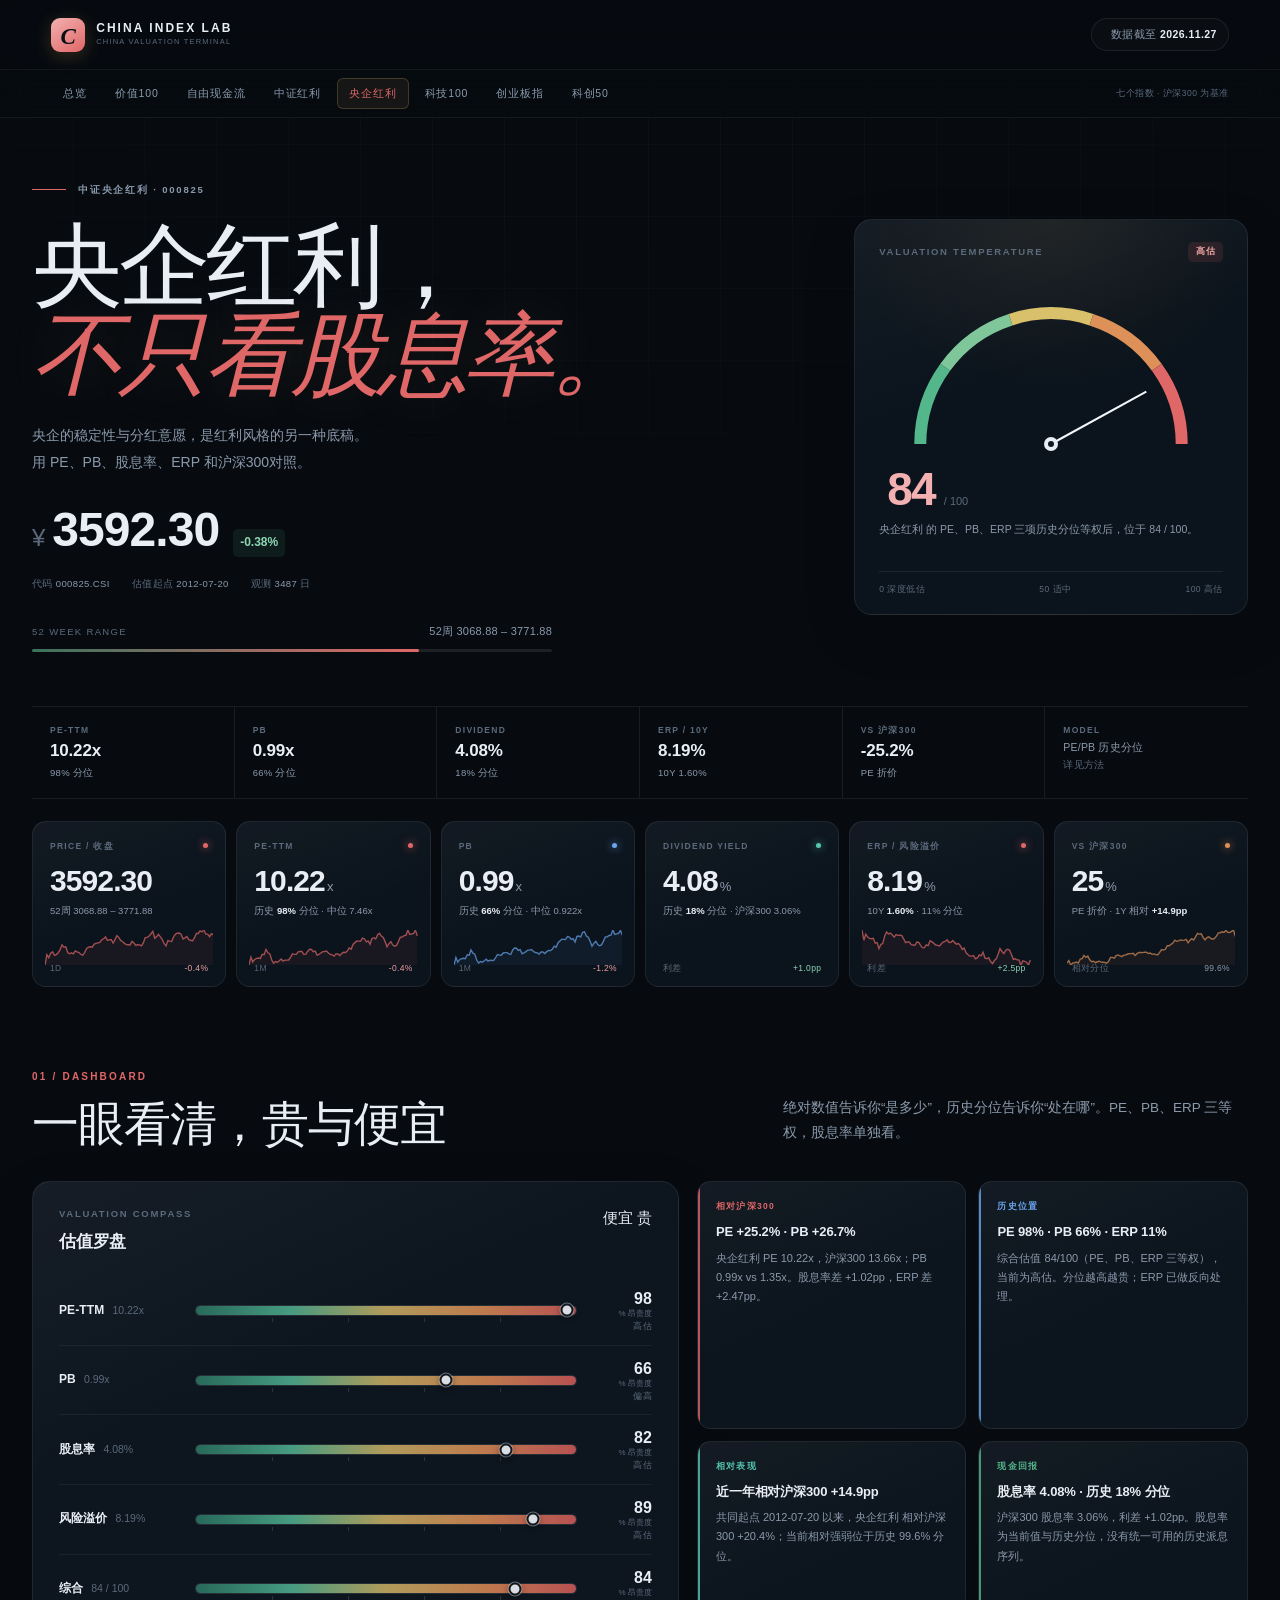
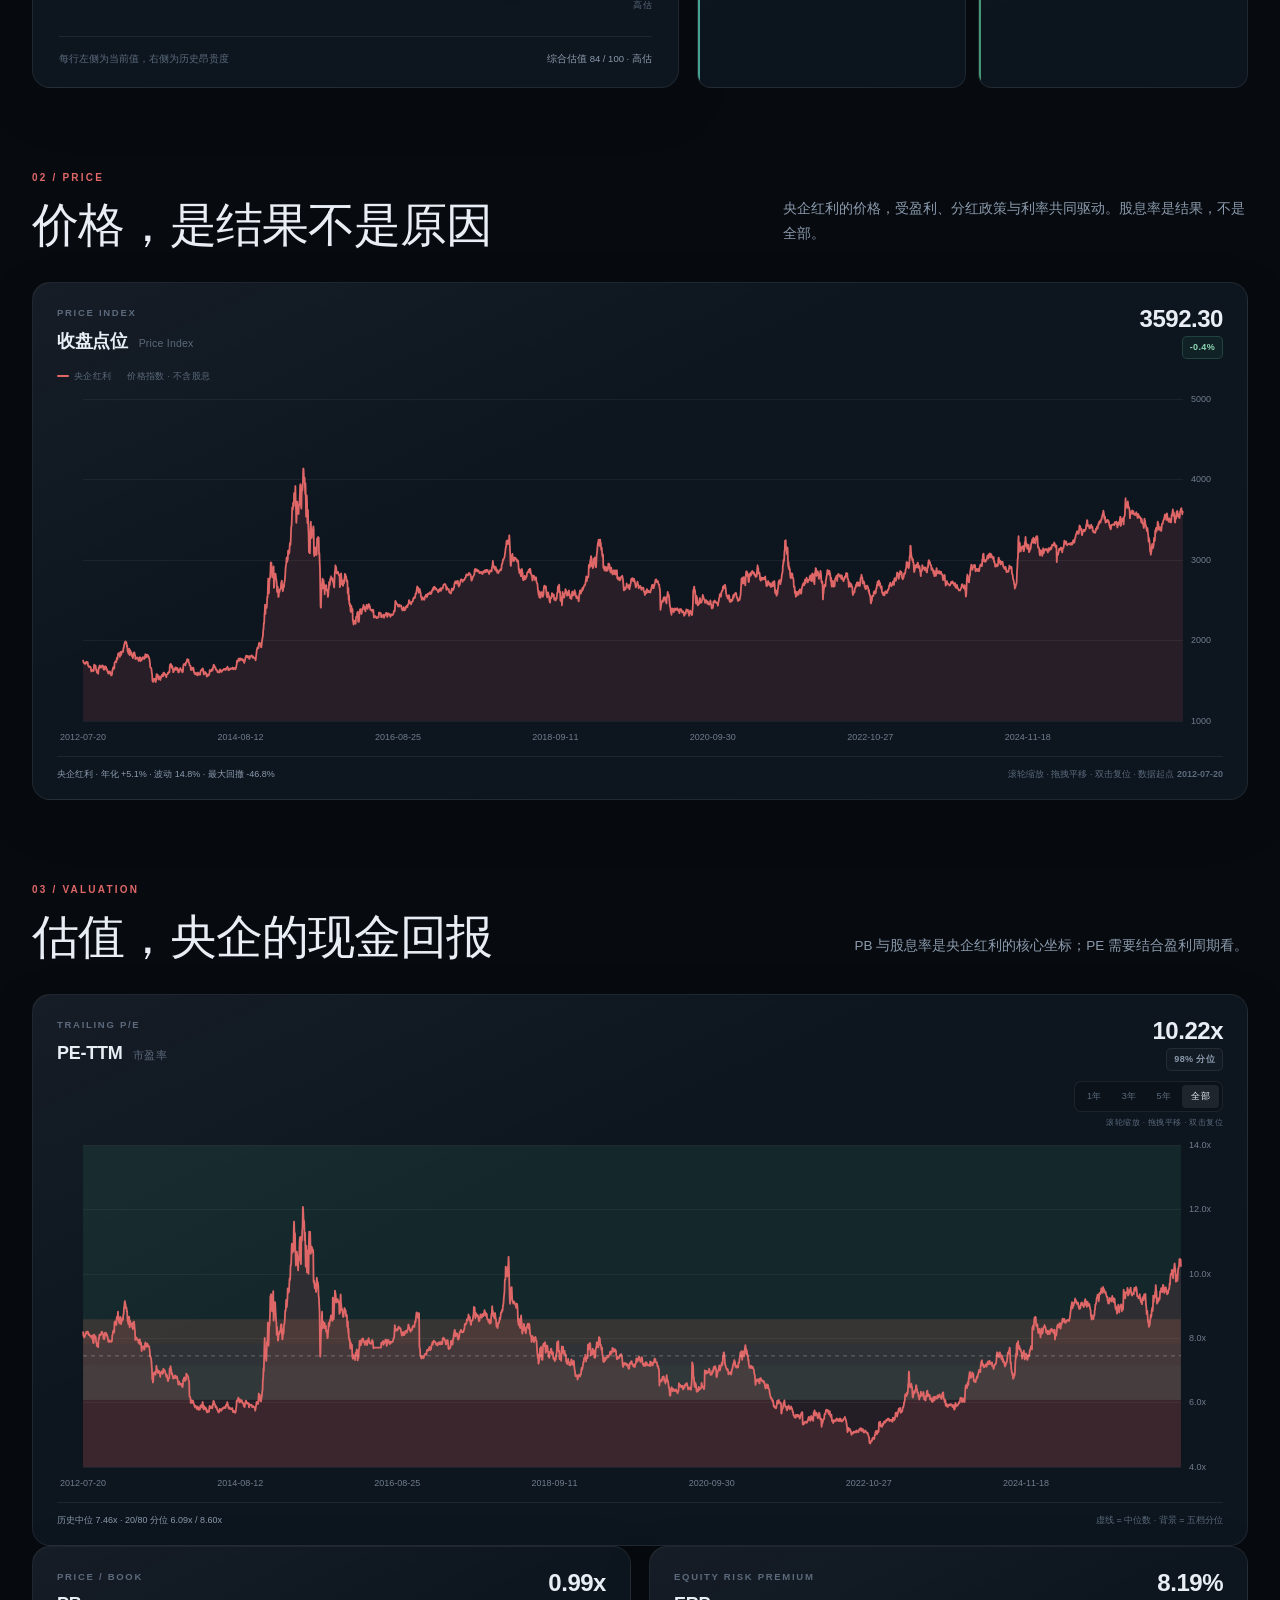
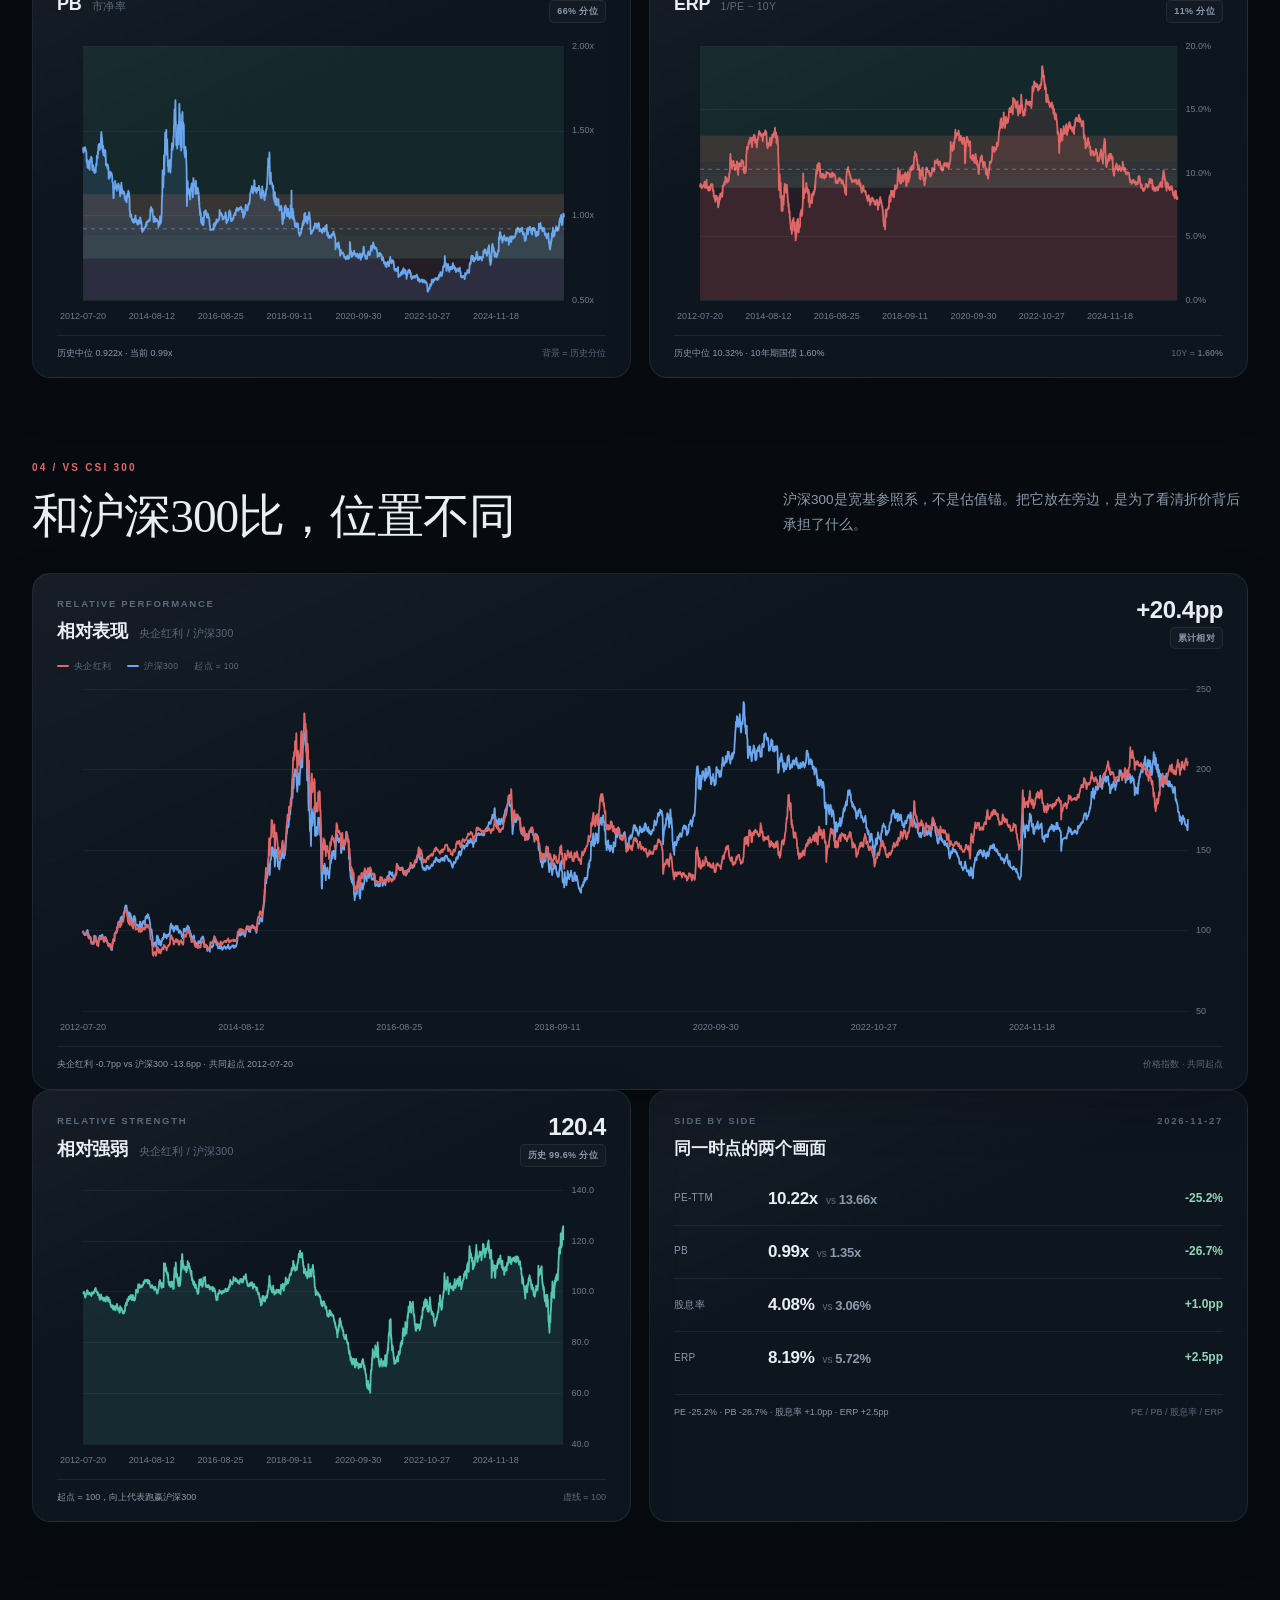
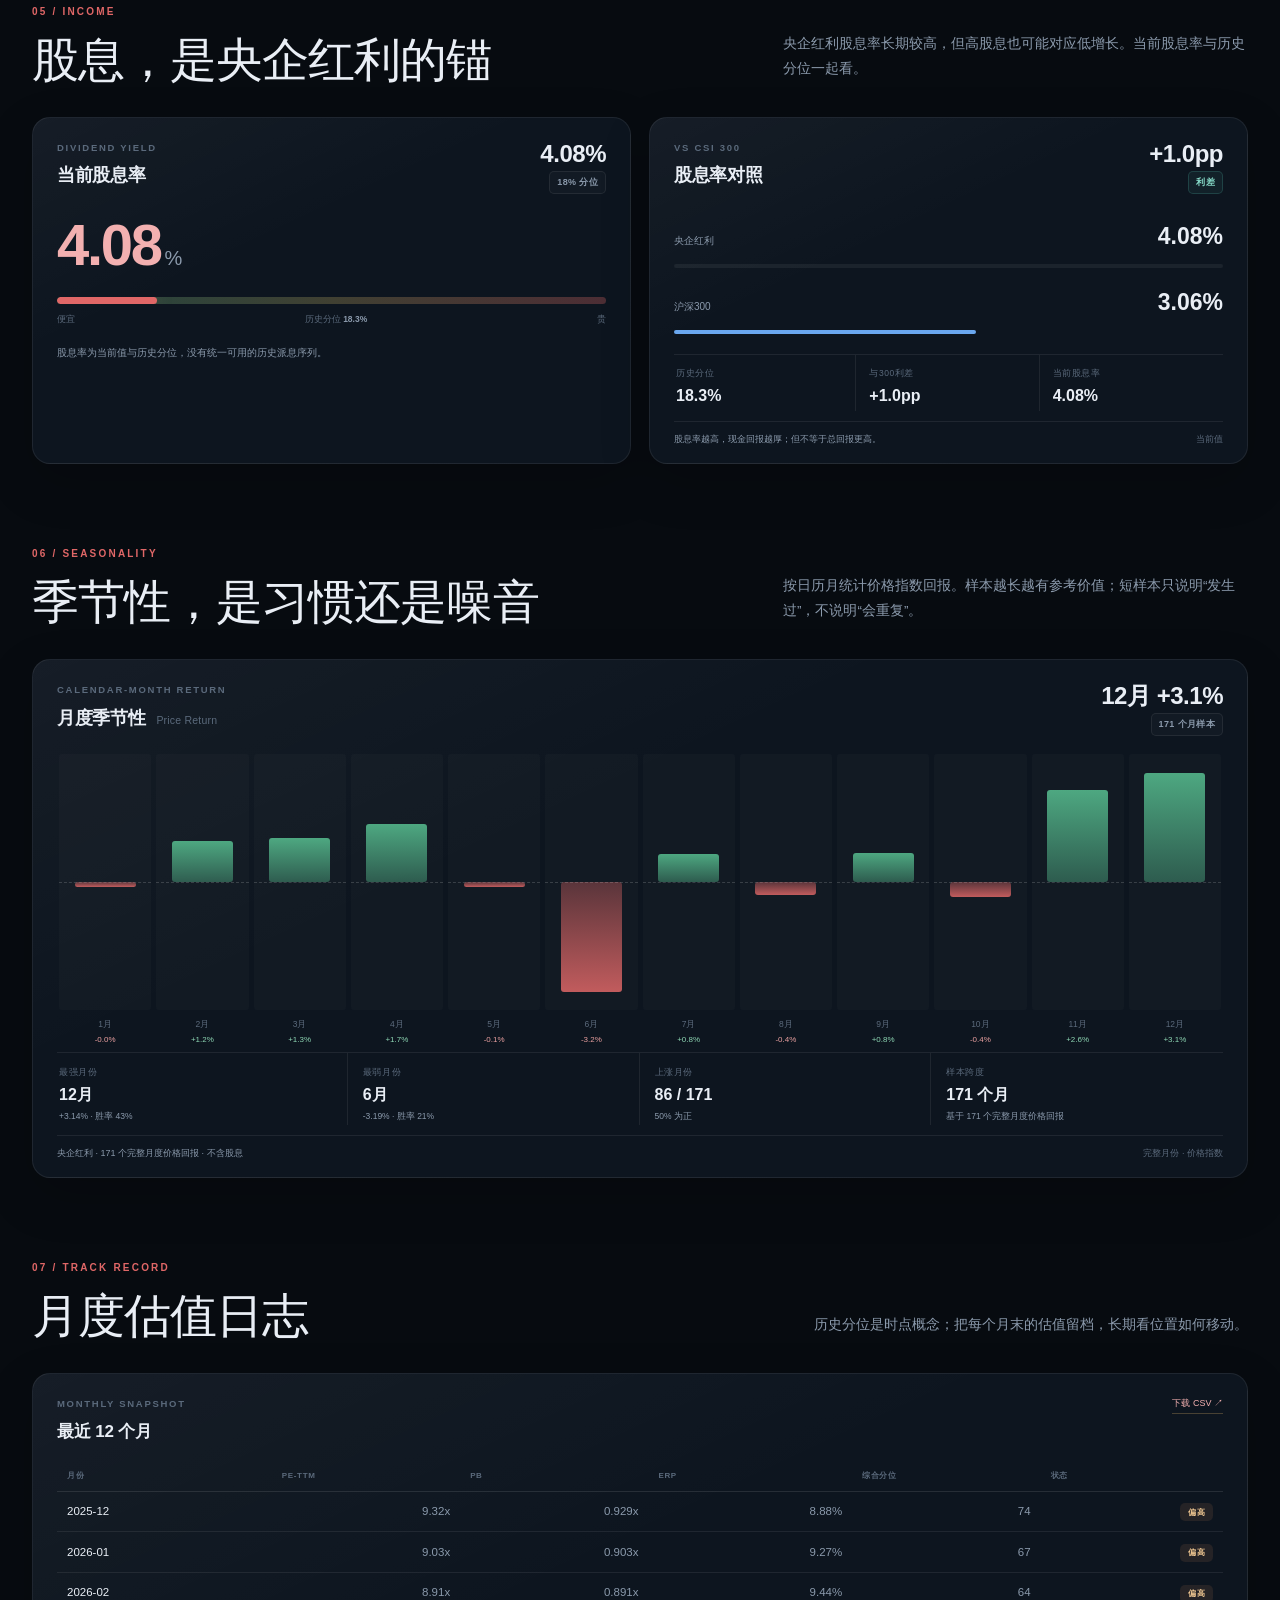
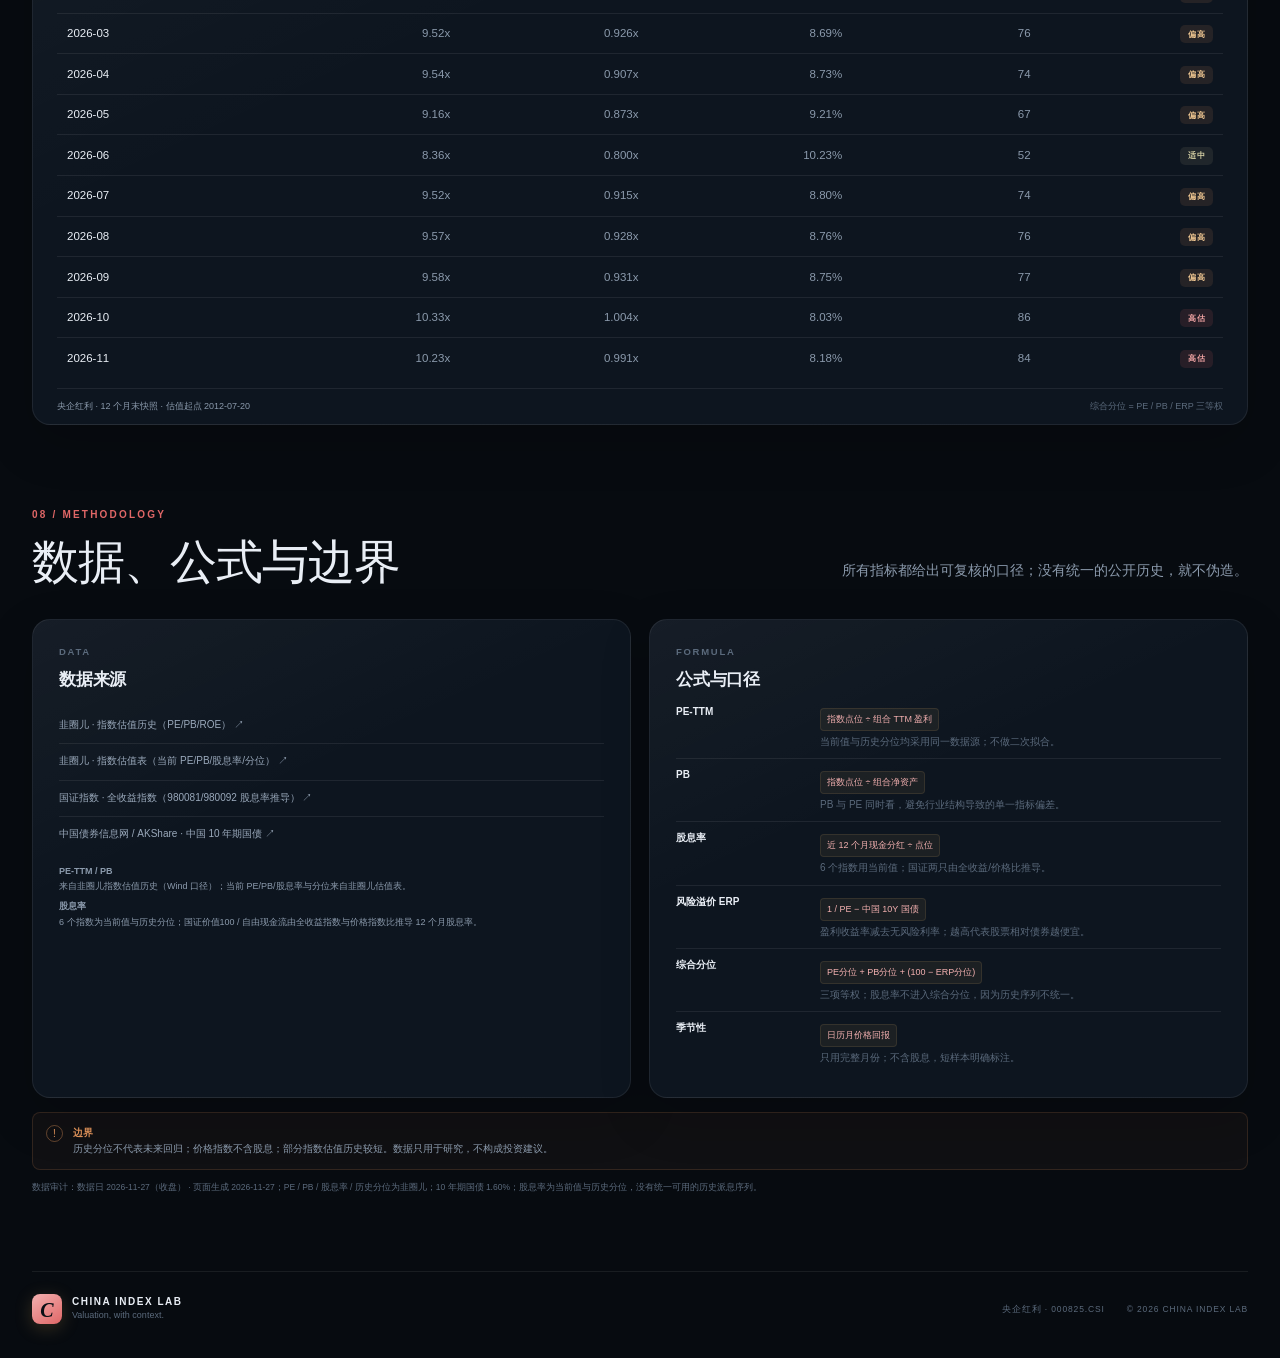
<file: site/soe-dividend.html>
<!doctype html>
<html lang="zh-CN">
<head>
  <meta charset="utf-8">
  <meta name="viewport" content="width=device-width, initial-scale=1">
  <meta name="description" content="中国七个风格指数的估值罗盘：PE-TTM、PB、股息率、风险溢价，以及和沪深300的对比。">
  <meta name="theme-color" content="#0b1119">
  <title>指数估值罗盘 · CHINA INDEX LAB</title>
  <link rel="icon" href="favicon.svg" type="image/svg+xml">
  <link rel="stylesheet" href="styles.css">
</head>
<body data-theme="value">
  <div class="page-grid" aria-hidden="true"></div>

  <header class="topbar">
    <a class="brand" href="index.html" aria-label="返回总览">
      <span class="brand-mark">C</span>
      <span class="brand-text"><b>CHINA INDEX LAB</b><small>CHINA VALUATION TERMINAL</small></span>
    </a>
    <div class="status-pill"><span class="dot"></span><span>数据截至 <b id="topDate">2026.11.13</b></span></div>
  </header>

  <nav class="etf-nav" aria-label="指数切换">
    <a href="index.html">总览</a>
    <a href="value100.html" data-ticker="980081">价值100</a>
    <a href="fcf.html" data-ticker="980092">自由现金流</a>
    <a href="dividend.html" data-ticker="000922">中证红利</a>
    <a href="soe-dividend.html" data-ticker="000825">央企红利</a>
    <a href="tech100.html" data-ticker="931187">科技100</a>
    <a href="chinext.html" data-ticker="399006">创业板指</a>
    <a href="star.html" data-ticker="000688">科创50</a>
    <span class="etf-nav-note">七个指数 · 沪深300 为基准</span>
  </nav>

  <main>
    <section class="hero">
      <div class="hero-grid">
        <div class="hero-copy">
          <div class="eyebrow"><span class="eyebrow-line"></span><span id="heroEyebrow"></span></div>
          <h1 id="heroTitle"></h1>
          <p class="hero-lede" id="heroLede"></p>
          <div class="hero-price">
            <span class="cur">¥</span><b id="heroPrice">—</b><span id="heroChange" class="change-chip">—</span>
          </div>
          <div class="hero-meta" id="heroMeta"></div>
          <div class="range-row">
            <div class="range-label"><span>52 WEEK RANGE</span><b id="rangeText">—</b></div>
            <div class="range-track"><span class="range-fill" id="rangeFill"></span><i id="rangeDot"></i></div>
          </div>
        </div>
        <div class="card gauge-card">
          <div class="gauge-head"><span class="micro">VALUATION TEMPERATURE</span><span class="regime" id="gaugeRegime">—</span></div>
          <canvas id="gauge" width="360" height="230" aria-label="综合估值温度"></canvas>
          <div class="gauge-score"><b id="gaugeScore">—</b><span>/ 100</span></div>
          <p class="gauge-note" id="gaugeNote">—</p>
          <div class="gauge-scale"><span>0 深度低估</span><span>50 适中</span><span>100 高估</span></div>
        </div>
      </div>
    </section>

    <section class="ticker-strip" aria-label="当前指标">
      <div class="tick"><span>PE-TTM</span><b id="tickPe">—</b><em id="tickPePct">—</em></div>
      <div class="tick"><span>PB</span><b id="tickPb">—</b><em id="tickPbPct">—</em></div>
      <div class="tick"><span>DIVIDEND</span><b id="tickDy">—</b><em id="tickDyPct">—</em></div>
      <div class="tick"><span>ERP / 10Y</span><b id="tickErp">—</b><em id="tickErpPct">—</em></div>
      <div class="tick"><span>VS 沪深300</span><b id="tickVs300">—</b><em id="tickVsLabel">PE 折价</em></div>
      <div class="tick tick-note"><span>MODEL</span><b>PE/PB 历史分位</b><em>详见方法</em></div>
    </section>

    <section class="section metrics-section">
      <div class="metric-grid" id="metricCards"></div>
    </section>

    <section class="section">
      <div class="section-head reveal">
        <div><span class="kicker">01 / DASHBOARD</span><h2>一眼看清，贵与便宜</h2></div>
        <p>绝对数值告诉你“是多少”，历史分位告诉你“处在哪”。PE、PB、ERP 三等权，股息率单独看。</p>
      </div>
      <div class="overview-grid">
        <div class="card compass-card reveal">
          <div class="card-head"><div><span class="micro">VALUATION COMPASS</span><h3>估值罗盘</h3></div><span class="compass-hint">便宜 <i></i> 贵</span></div>
          <div class="compass-list" id="compassList"></div>
          <div class="compass-foot"><span>每行左侧为当前值，右侧为历史昂贵度</span><span id="compassFoot">—</span></div>
        </div>
        <div class="insight-stack" id="insightStack"></div>
      </div>
    </section>

    <section id="price" class="section">
      <div class="section-head reveal">
        <div><span class="kicker">02 / PRICE</span><h2 id="priceHead">价格，是结果不是原因</h2></div>
        <p id="priceSub">—</p>
      </div>
      <div class="card chart-card reveal">
        <div class="chart-head">
          <div class="chart-title"><span class="micro">PRICE INDEX</span><h3 id="priceTitle">收盘点位 <small>Price Index</small></h3></div>
          <div class="chart-read"><b id="priceRead">—</b><span class="pill" id="pricePill">—</span></div>
        </div>
        <div class="line-legend"><span><i class="swatch gold"></i><span id="priceLegend">—</span></span><span>价格指数 · 不含股息</span></div>
        <div class="chart-wrap chart-tall"><canvas id="priceChart"></canvas></div>
        <div class="chart-foot"><span id="priceFoot">—</span><span>滚轮缩放 · 拖拽平移 · 双击复位 · 数据起点 <b id="dataStart">—</b></span></div>
      </div>
    </section>

    <section id="valuation" class="section">
      <div class="section-head reveal">
        <div><span class="kicker">03 / VALUATION</span><h2 id="valHead">估值，历史的刻度</h2></div>
        <p id="valSub">—</p>
      </div>

      <div class="card chart-card reveal">
        <div class="chart-head">
          <div class="chart-title"><span class="micro">TRAILING P/E</span><h3>PE-TTM <small>市盈率</small></h3></div>
          <div class="chart-read"><b id="peRead">—</b><span class="pill" id="pePill">—</span></div>
        </div>
        <div class="range-tabs" id="rangeTabs">
          <button data-range="1y">1年</button><button data-range="3y">3年</button><button data-range="5y">5年</button><button data-range="all" class="is-active">全部</button>
        </div>
        <div class="zoom-hint">滚轮缩放 · 拖拽平移 · 双击复位</div>
        <div class="chart-wrap chart-tall"><canvas id="peChart"></canvas></div>
        <div class="chart-foot"><span id="peFoot">—</span><span>虚线 = 中位数 · 背景 = 五档分位</span></div>
      </div>

      <div class="chart-grid">
        <div class="card chart-card reveal">
          <div class="chart-head">
            <div class="chart-title"><span class="micro">PRICE / BOOK</span><h3>PB <small>市净率</small></h3></div>
            <div class="chart-read"><b id="pbRead">—</b><span class="pill" id="pbPill">—</span></div>
          </div>
          <div class="chart-wrap chart-mid"><canvas id="pbChart"></canvas></div>
          <div class="chart-foot"><span id="pbFoot">—</span><span>背景 = 历史分位</span></div>
        </div>
        <div class="card chart-card reveal">
          <div class="chart-head">
            <div class="chart-title"><span class="micro">EQUITY RISK PREMIUM</span><h3>ERP <small>1/PE − 10Y</small></h3></div>
            <div class="chart-read"><b id="erpRead">—</b><span class="pill" id="erpPill">—</span></div>
          </div>
          <div class="chart-wrap chart-mid"><canvas id="erpChart"></canvas></div>
          <div class="chart-foot"><span id="erpFoot">—</span><span>10Y = <b id="ust10y">—</b></span></div>
        </div>
      </div>
    </section>

    <section id="benchmark" class="section">
      <div class="section-head reveal">
        <div><span class="kicker">04 / VS CSI 300</span><h2>和沪深300比，位置不同</h2></div>
        <p>沪深300是宽基参照系，不是估值锚。把它放在旁边，是为了看清折价背后承担了什么。</p>
      </div>
      <div class="card chart-card reveal">
        <div class="chart-head">
          <div class="chart-title"><span class="micro">RELATIVE PERFORMANCE</span><h3>相对表现 <small><span id="perfTicker">—</span> / 沪深300</small></h3></div>
          <div class="chart-read"><b id="perfRead">—</b><span class="pill" id="perfPill">累计相对</span></div>
        </div>
        <div class="line-legend"><span><i class="swatch gold"></i><span id="perfLegend">—</span></span><span><i class="swatch blue"></i>沪深300</span><span>起点 = 100</span></div>
        <div class="chart-wrap chart-tall"><canvas id="perfChart"></canvas></div>
        <div class="chart-foot"><span id="perfFoot">—</span><span>价格指数 · 共同起点</span></div>
      </div>

      <div class="chart-grid">
        <div class="card chart-card reveal">
          <div class="chart-head">
            <div class="chart-title"><span class="micro">RELATIVE STRENGTH</span><h3>相对强弱 <small><span id="relTicker">—</span> / 沪深300</small></h3></div>
            <div class="chart-read"><b id="relRead">—</b><span class="pill" id="relPill">—</span></div>
          </div>
          <div class="chart-wrap chart-mid"><canvas id="relChart"></canvas></div>
          <div class="chart-foot"><span>起点 = 100，向上代表跑赢沪深300</span><span>虚线 = 100</span></div>
        </div>
        <div class="card compare-card reveal">
          <div class="card-head"><div><span class="micro">SIDE BY SIDE</span><h3>同一时点的两个画面</h3></div><span class="micro" id="compareDate">—</span></div>
          <div class="compare-list" id="compareList"></div>
          <div class="chart-foot"><span id="compareFoot">—</span><span>PE / PB / 股息率 / ERP</span></div>
        </div>
      </div>
    </section>

    <section id="income" class="section">
      <div class="section-head reveal">
        <div><span class="kicker">05 / INCOME</span><h2 id="incomeHead">股息，现金回报的刻度</h2></div>
        <p id="incomeSub">—</p>
      </div>
      <div class="income-grid">
        <div class="card income-card reveal">
          <div class="chart-head"><div class="chart-title"><span class="micro">DIVIDEND YIELD</span><h3>当前股息率</h3></div><div class="chart-read"><b id="dyRead">—</b><span class="pill" id="dyPill">—</span></div></div>
          <div class="yield-big"><b id="dyBig">—</b><span>%</span></div>
          <div class="percentile-bar"><span class="pb-track"><i id="dyBar"></i></span><div class="pb-labels"><span>便宜</span><span>历史分位 <b id="dyPctText">—</b></span><span>贵</span></div></div>
          <p class="income-note" id="dyNote">—</p>
        </div>
        <div class="card income-card reveal">
          <div class="chart-head"><div class="chart-title"><span class="micro">VS CSI 300</span><h3>股息率对照</h3></div><div class="chart-read"><b id="dySpread">—</b><span class="pill tone-teal">利差</span></div></div>
          <div class="yield-compare">
            <div><span id="dySelfLabel">—</span><b id="dySelf">—</b><i style="--w:0%"></i></div>
            <div><span>沪深300</span><b id="dyBench">—</b><i id="dyBenchBar"></i></div>
          </div>
          <div class="risk-strip" id="incomeStats"></div>
          <div class="chart-foot"><span>股息率越高，现金回报越厚；但不等于总回报更高。</span><span>当前值</span></div>
        </div>
      </div>
    </section>

    <section id="seasonality" class="section">
      <div class="section-head reveal">
        <div><span class="kicker">06 / SEASONALITY</span><h2>季节性，是习惯还是噪音</h2></div>
        <p>按日历月统计价格指数回报。样本越长越有参考价值；短样本只说明“发生过”，不说明“会重复”。</p>
      </div>
      <div class="card chart-card reveal">
        <div class="chart-head">
          <div class="chart-title"><span class="micro">CALENDAR-MONTH RETURN</span><h3>月度季节性 <small>Price Return</small></h3></div>
          <div class="chart-read"><b id="seasonRead">—</b><span class="pill" id="seasonPill">—</span></div>
        </div>
        <div class="chart-wrap chart-season"><div class="season-bars" id="seasonBars"></div></div>
        <div class="season-strip" id="seasonStrip"></div>
        <div class="chart-foot"><span id="seasonFoot">—</span><span>完整月份 · 价格指数</span></div>
      </div>
    </section>

    <section class="section">
      <div class="section-head reveal">
        <div><span class="kicker">07 / TRACK RECORD</span><h2>月度估值日志</h2></div>
        <p>历史分位是时点概念；把每个月末的估值留档，长期看位置如何移动。</p>
      </div>
      <div class="card log-card reveal">
        <div class="card-head"><div><span class="micro">MONTHLY SNAPSHOT</span><h3>最近 12 个月</h3></div><a class="text-link" id="csvLink" href="#">下载 CSV ↗</a></div>
        <div class="table-wrap">
          <table class="log-table">
            <thead><tr><th>月份</th><th>PE-TTM</th><th>PB</th><th>ERP</th><th>综合分位</th><th>状态</th></tr></thead>
            <tbody id="logBody"></tbody>
          </table>
        </div>
        <div class="chart-foot"><span id="logFoot">—</span><span>综合分位 = PE / PB / ERP 三等权</span></div>
      </div>
    </section>

    <section class="section methodology">
      <div class="section-head reveal">
        <div><span class="kicker">08 / METHODOLOGY</span><h2>数据、公式与边界</h2></div>
        <p>所有指标都给出可复核的口径；没有统一的公开历史，就不伪造。</p>
      </div>
      <div class="method-grid">
        <div class="card method-card">
          <div class="card-head"><div><span class="micro">DATA</span><h3>数据来源</h3></div></div>
          <div class="source-list" id="sourceList"></div>
          <div class="method-note"><p><b>PE-TTM / PB</b><br>来自韭圈儿指数估值历史（Wind 口径）；当前 PE/PB/股息率与分位来自韭圈儿估值表。</p><p><b>股息率</b><br>6 个指数为当前值与历史分位；国证价值100 / 自由现金流由全收益指数与价格指数比推导 12 个月股息率。</p></div>
        </div>
        <div class="card method-card">
          <div class="card-head"><div><span class="micro">FORMULA</span><h3>公式与口径</h3></div></div>
          <dl class="formula-list">
            <div><dt>PE-TTM</dt><dd><code>指数点位 ÷ 组合 TTM 盈利</code><p>当前值与历史分位均采用同一数据源；不做二次拟合。</p></div>
            <div><dt>PB</dt><dd><code>指数点位 ÷ 组合净资产</code><p>PB 与 PE 同时看，避免行业结构导致的单一指标偏差。</p></div>
            <div><dt>股息率</dt><dd><code>近 12 个月现金分红 ÷ 点位</code><p>6 个指数用当前值；国证两只由全收益/价格比推导。</p></div>
            <div><dt>风险溢价 ERP</dt><dd><code>1 / PE − 中国 10Y 国债</code><p>盈利收益率减去无风险利率；越高代表股票相对债券越便宜。</p></div>
            <div><dt>综合分位</dt><dd><code>PE分位 + PB分位 + (100 − ERP分位)</code><p>三项等权；股息率不进入综合分位，因为历史序列不统一。</p></div>
            <div><dt>季节性</dt><dd><code>日历月价格回报</code><p>只用完整月份；不含股息，短样本明确标注。</p></div>
          </dl>
        </div>
      </div>
      <div class="model-warning"><span class="warn-icon">!</span><p><b>边界</b><br>历史分位不代表未来回归；价格指数不含股息；部分指数估值历史较短。数据只用于研究，不构成投资建议。</p></div>
      <p class="audit-note" id="auditNote">—</p>
    </section>
  </main>

  <footer class="site-footer">
    <div class="footer-left"><span class="brand-mark small">C</span><span><b>CHINA INDEX LAB</b><small>Valuation, with context.</small></span></div>
    <div class="footer-right"><span id="footerTicker">—</span><span>© 2026 CHINA INDEX LAB</span></div>
  </footer>

  <script src="data/soe-dividend.js"></script>
  <script src="assets/chart.umd.min.js"></script>
  <script>window.PAGE_CONFIG = {"ticker": "000825", "slug": "soe-dividend", "name": "中证央企红利", "code": "000825.CSI", "theme": "soe", "csv": "data/soe-dividend_daily.csv", "data": "data/soe-dividend.js", "hero_title": "央企红利，<br><em>不只看股息率。</em>", "hero_lede": "央企的稳定性与分红意愿，是红利风格的另一种底稿。<br>用 PE、PB、股息率、ERP 和沪深300对照。", "eyebrow": "中证央企红利 · 000825", "price_head": "价格，是结果不是原因", "price_sub": "央企红利的价格，受盈利、分红政策与利率共同驱动。股息率是结果，不是全部。", "val_head": "估值，央企的现金回报", "val_sub": "PB 与股息率是央企红利的核心坐标；PE 需要结合盈利周期看。", "income_head": "股息，是央企红利的锚", "income_sub": "央企红利股息率长期较高，但高股息也可能对应低增长。当前股息率与历史分位一起看。"};</script>
  <script src="app.js"></script>
</body>
</html>
</file>
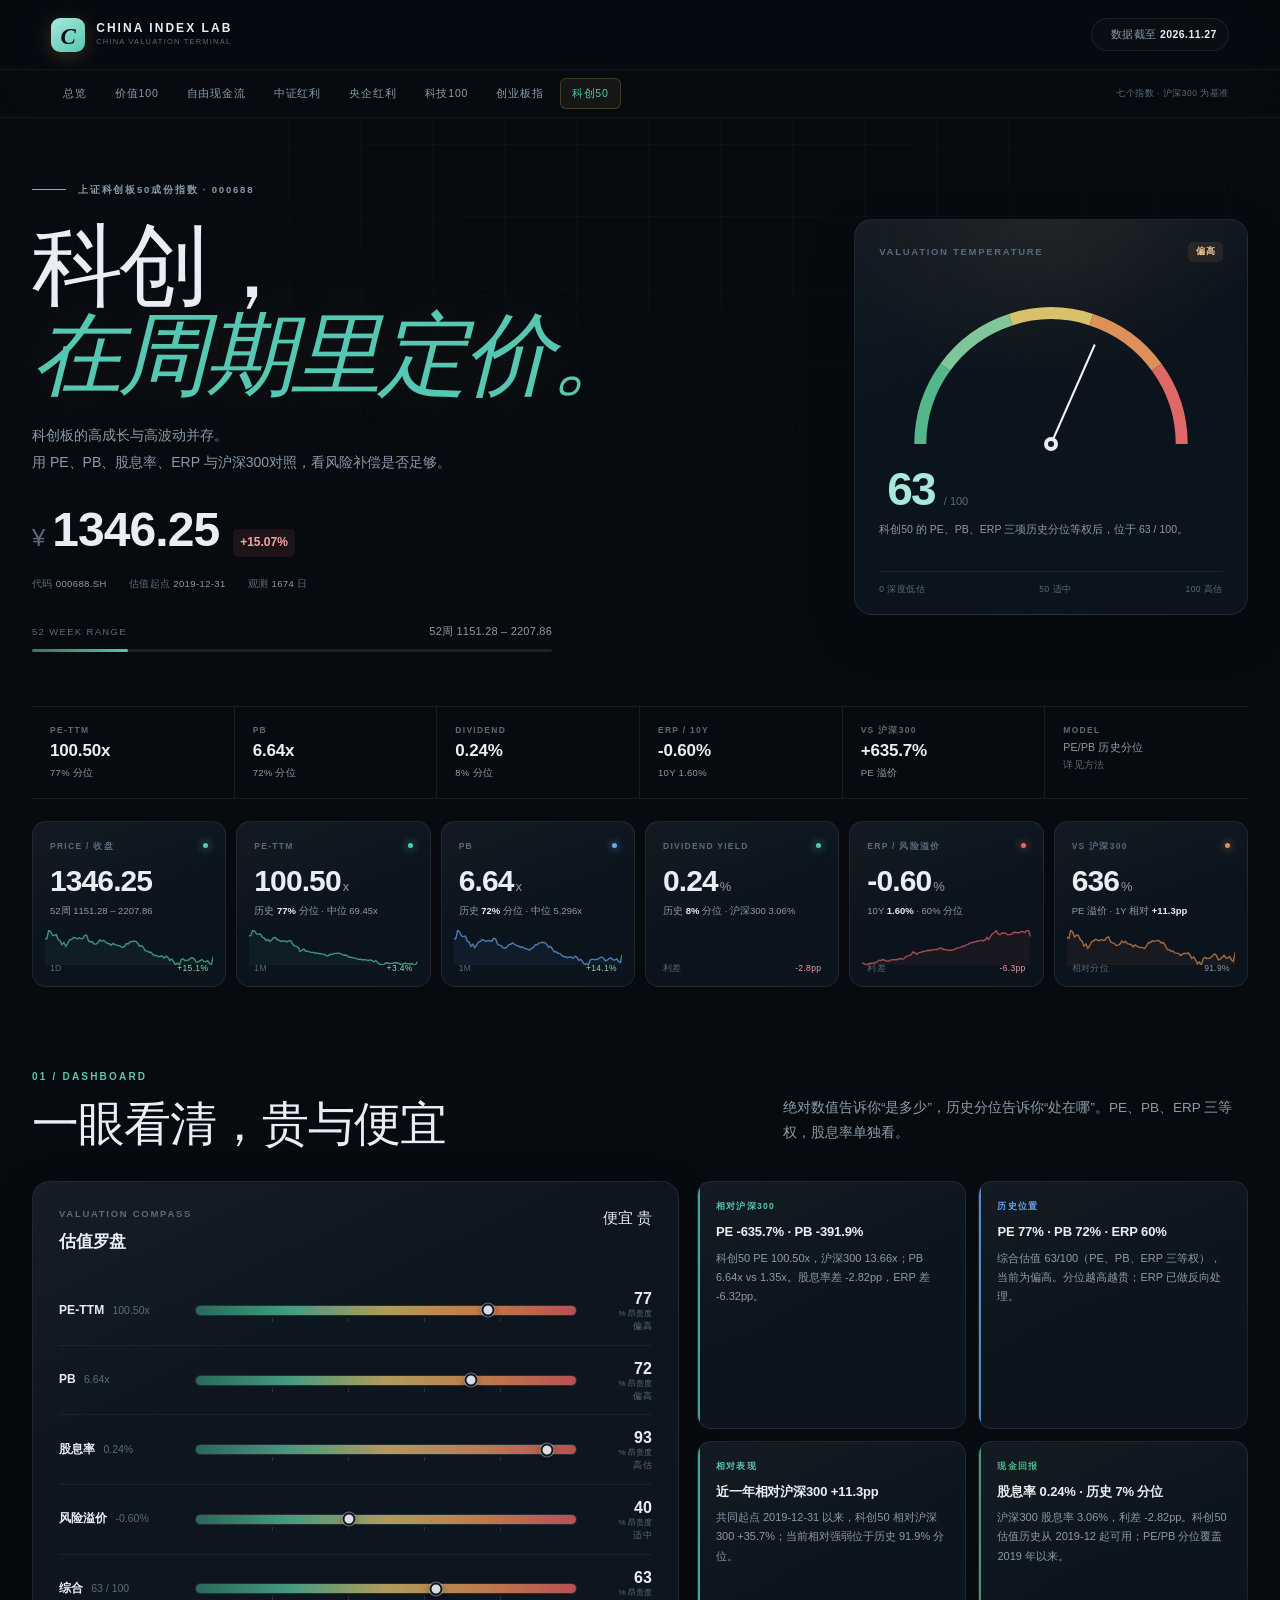
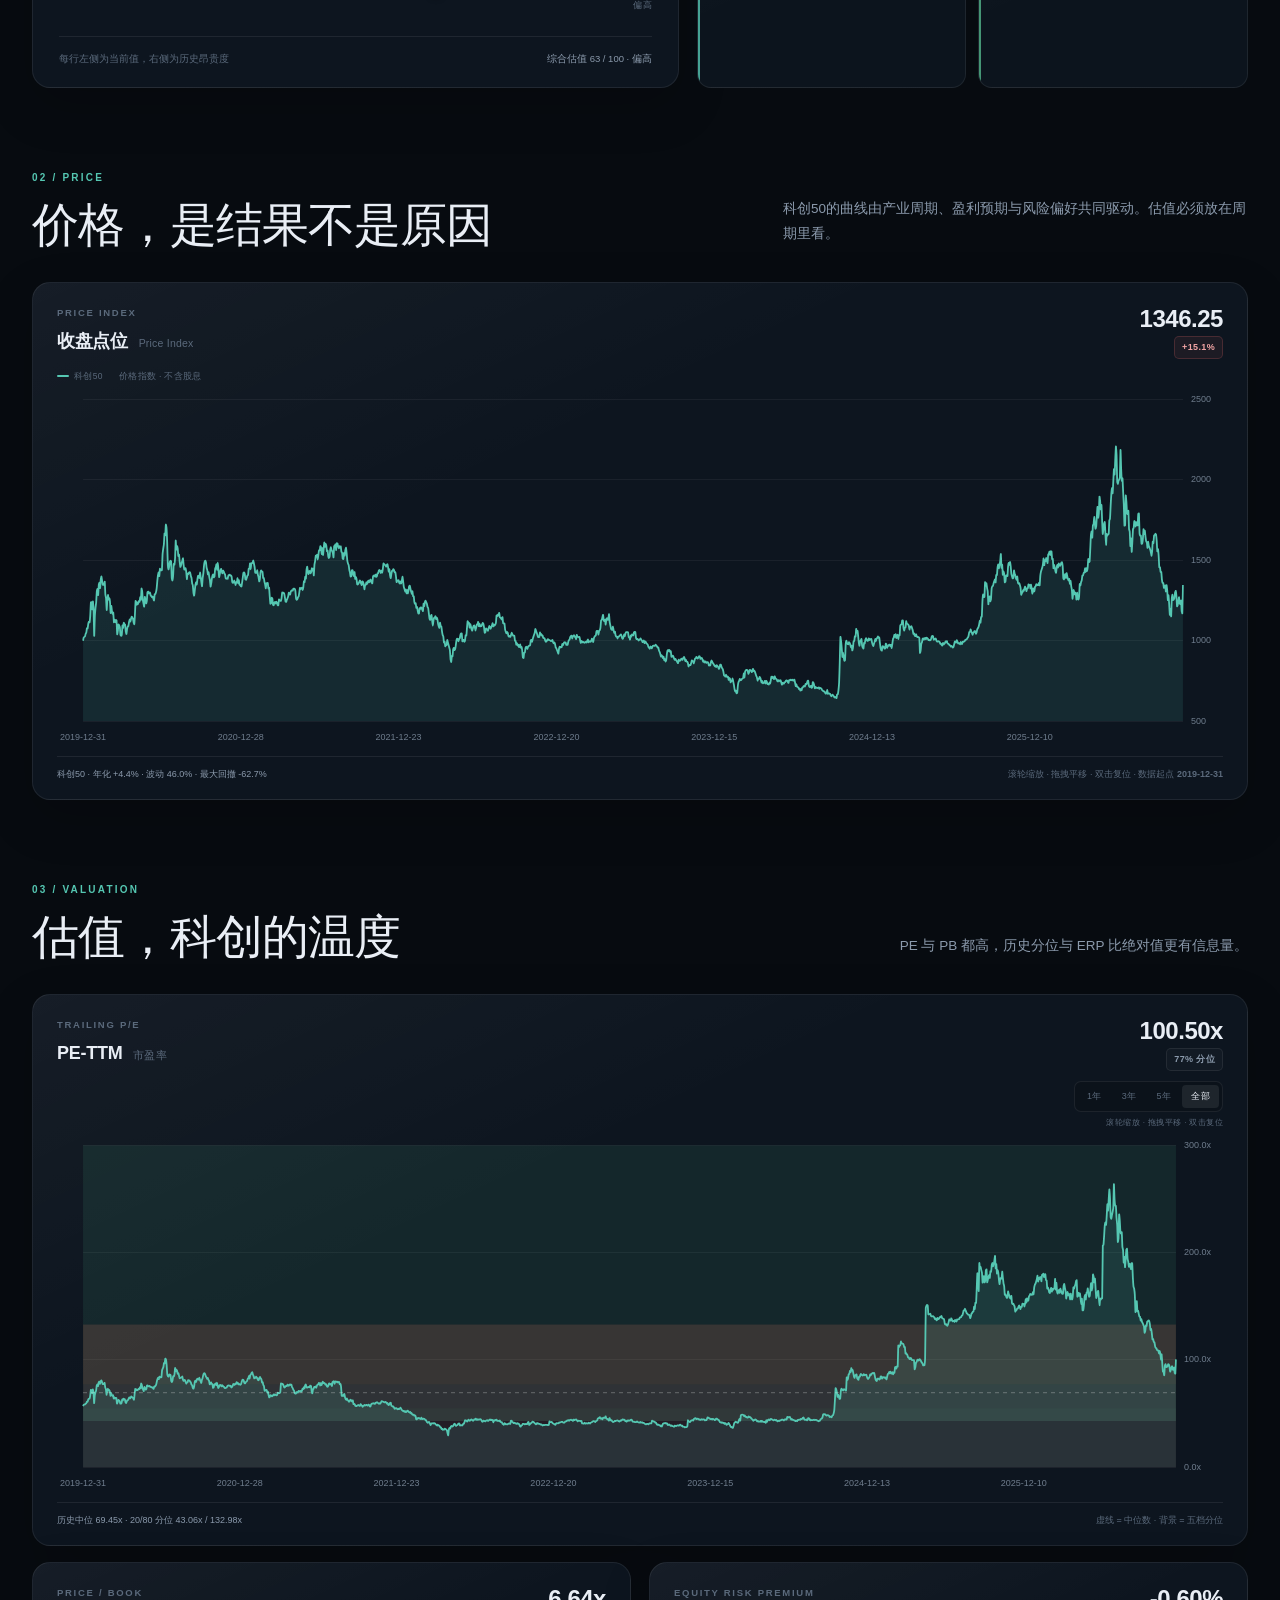
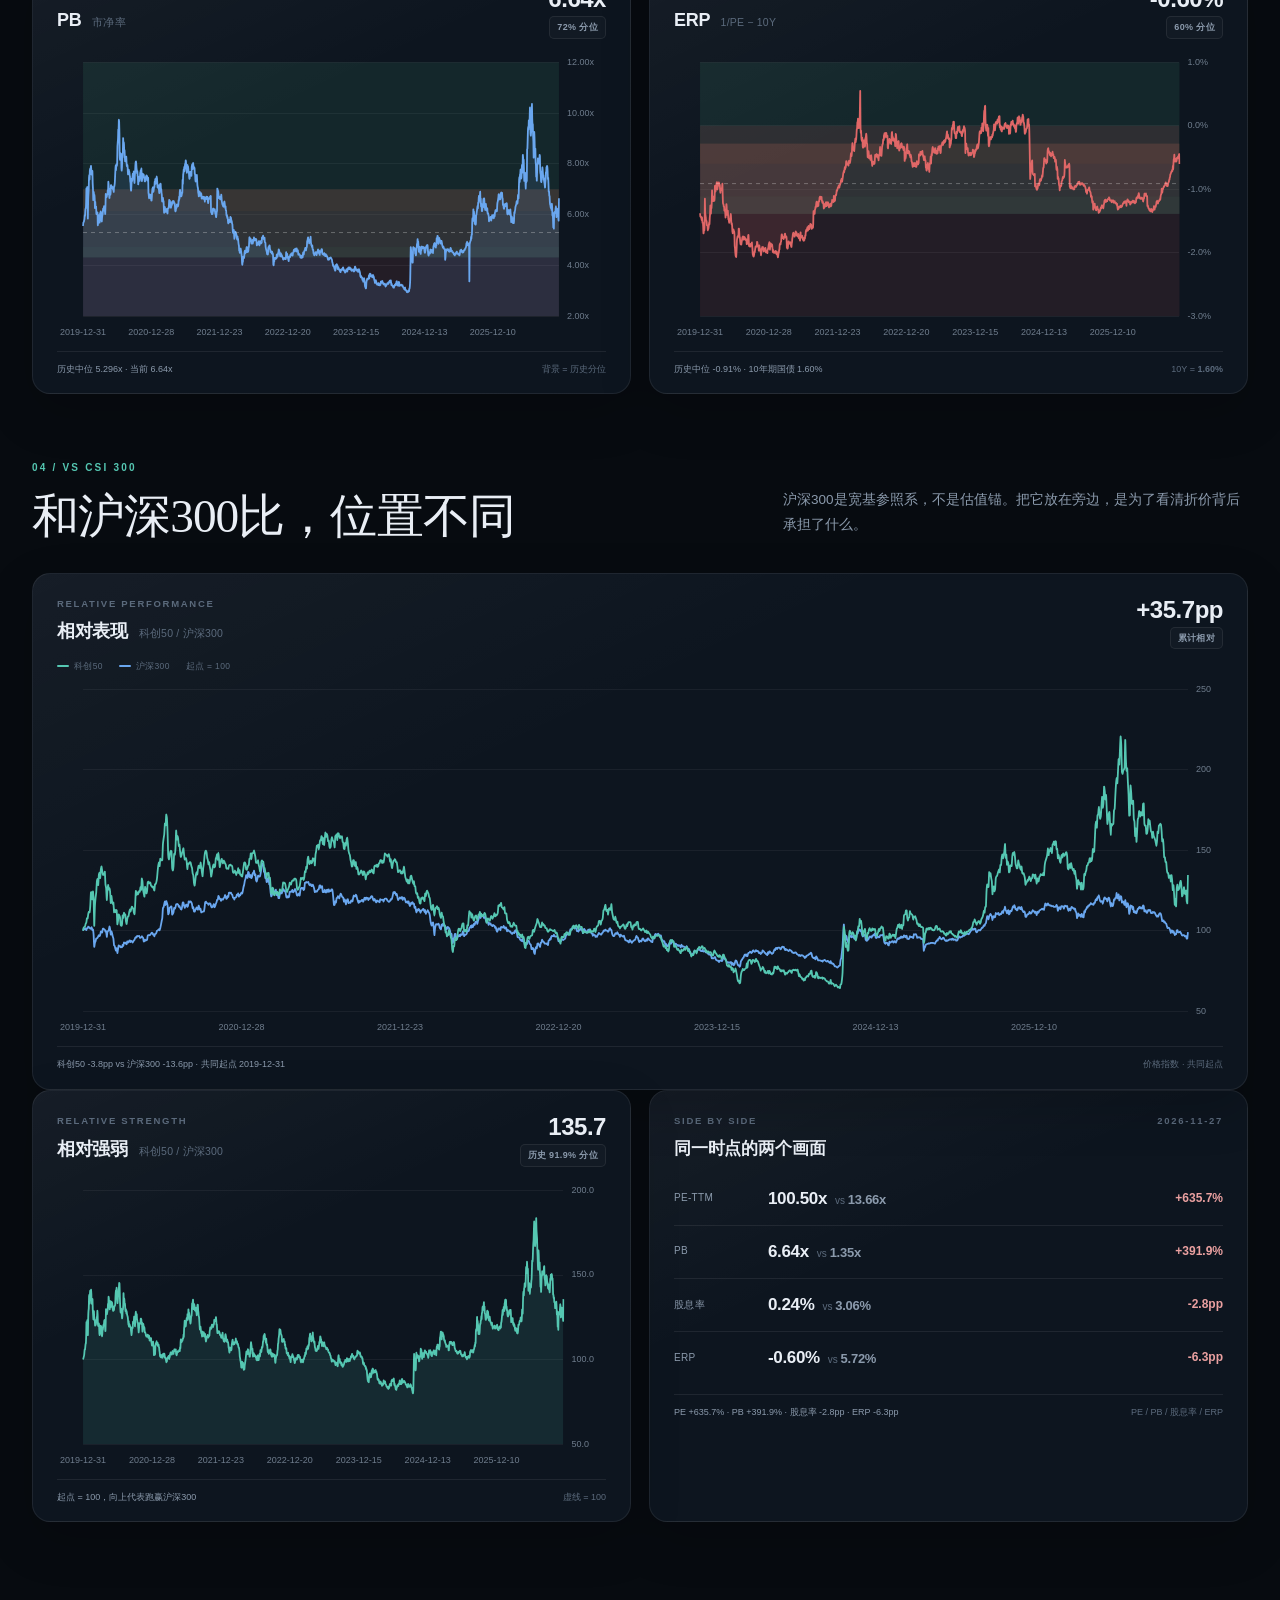
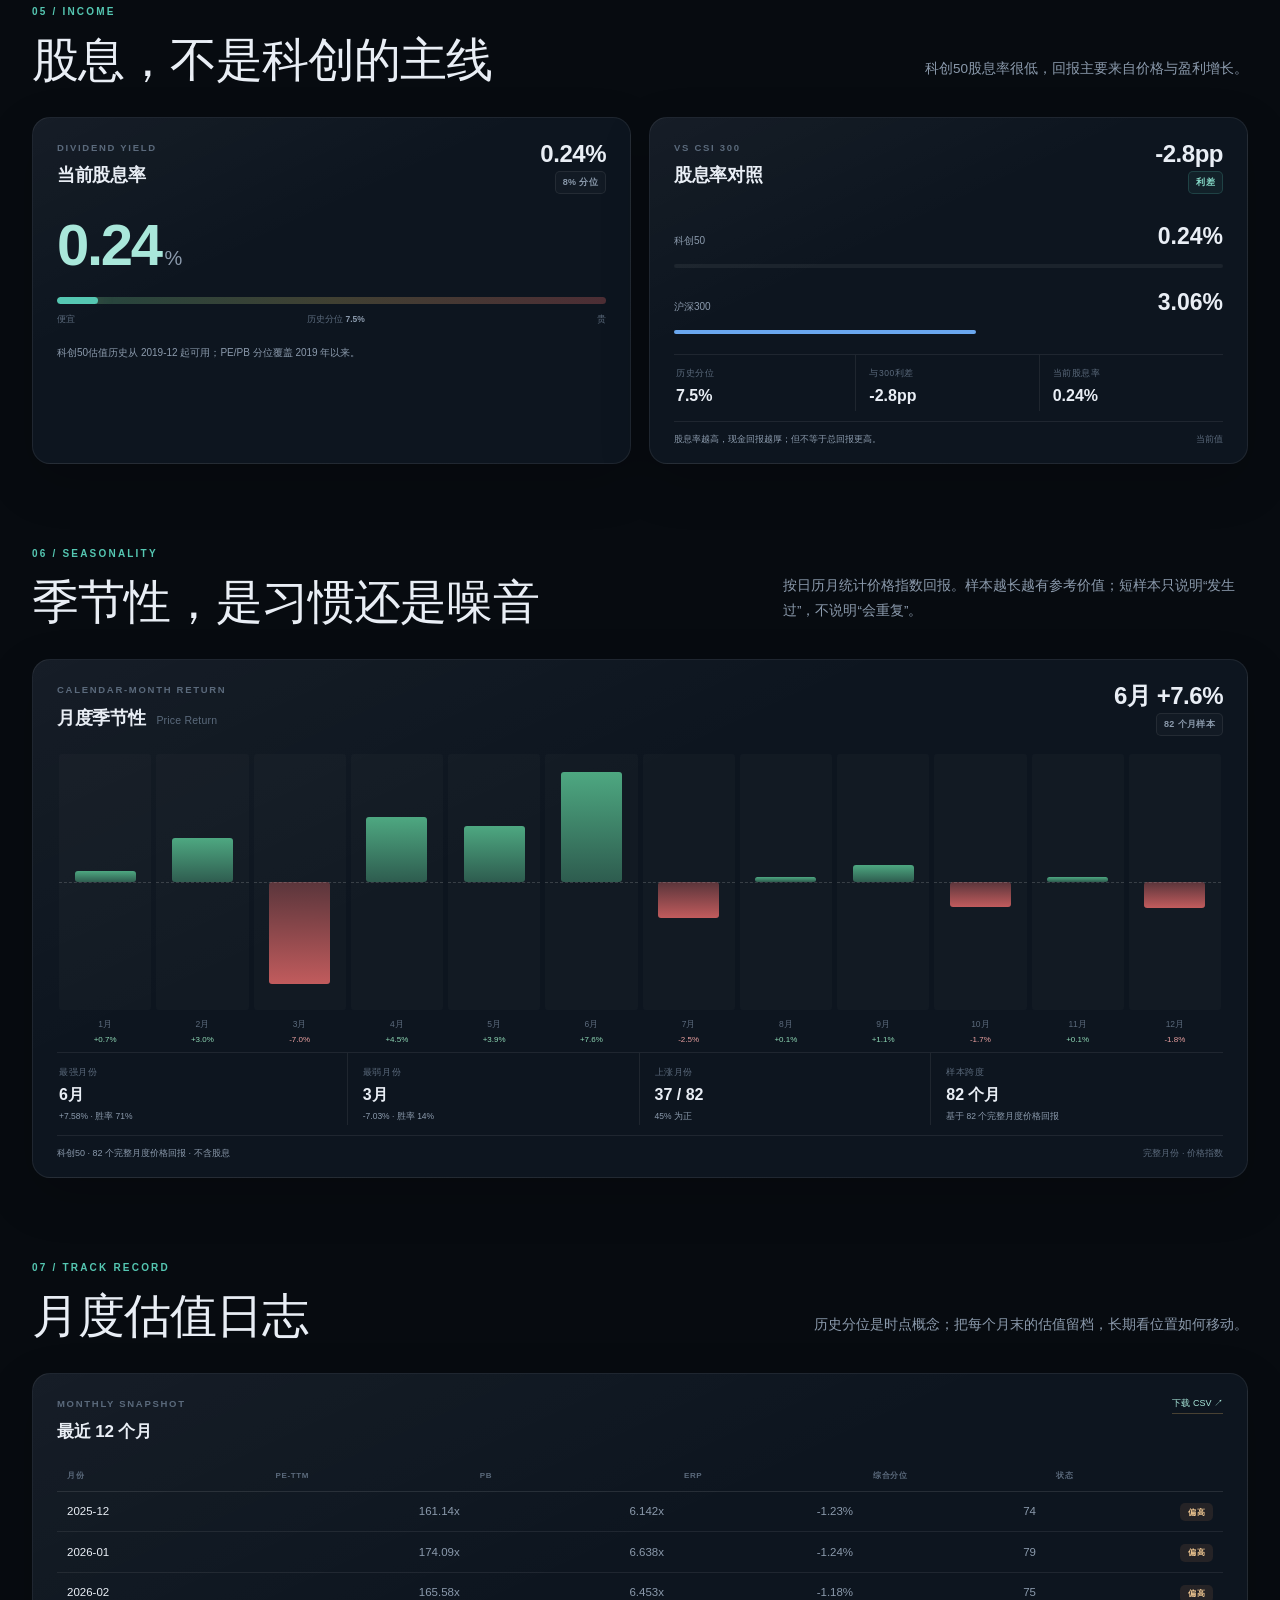
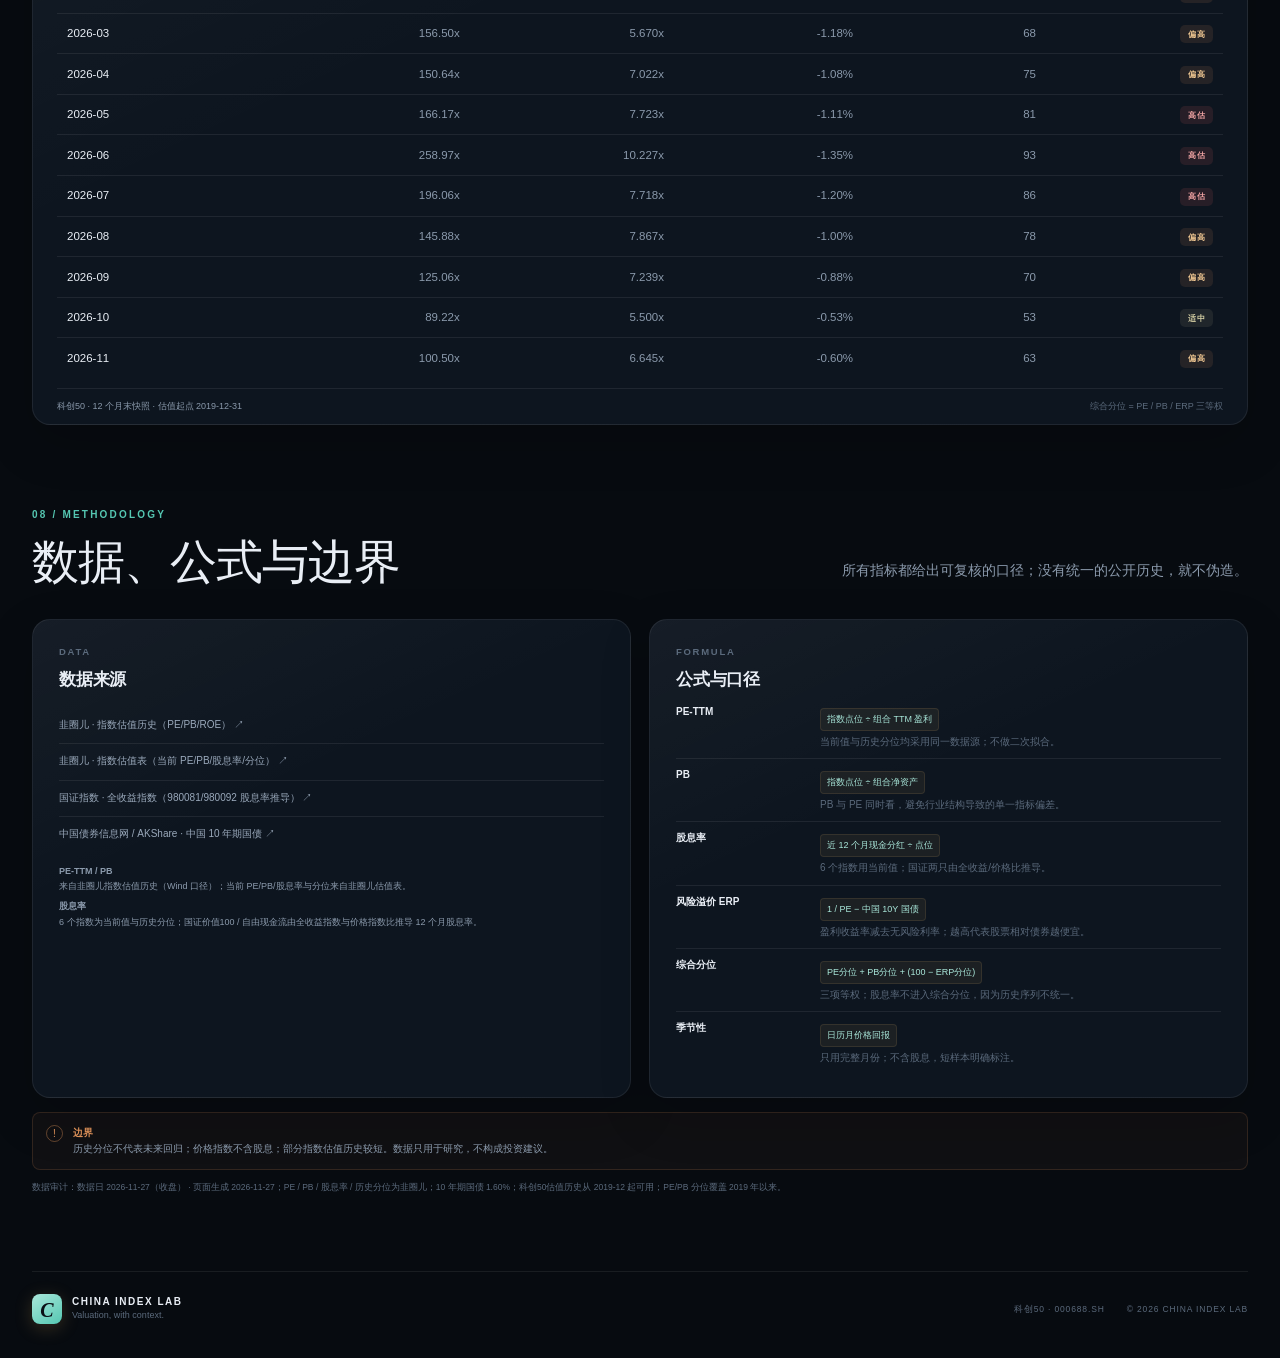
<file: site/star.html>
<!doctype html>
<html lang="zh-CN">
<head>
  <meta charset="utf-8">
  <meta name="viewport" content="width=device-width, initial-scale=1">
  <meta name="description" content="中国七个风格指数的估值罗盘：PE-TTM、PB、股息率、风险溢价，以及和沪深300的对比。">
  <meta name="theme-color" content="#0b1119">
  <title>指数估值罗盘 · CHINA INDEX LAB</title>
  <link rel="icon" href="favicon.svg" type="image/svg+xml">
  <link rel="stylesheet" href="styles.css">
</head>
<body data-theme="value">
  <div class="page-grid" aria-hidden="true"></div>

  <header class="topbar">
    <a class="brand" href="index.html" aria-label="返回总览">
      <span class="brand-mark">C</span>
      <span class="brand-text"><b>CHINA INDEX LAB</b><small>CHINA VALUATION TERMINAL</small></span>
    </a>
    <div class="status-pill"><span class="dot"></span><span>数据截至 <b id="topDate">2026.11.13</b></span></div>
  </header>

  <nav class="etf-nav" aria-label="指数切换">
    <a href="index.html">总览</a>
    <a href="value100.html" data-ticker="980081">价值100</a>
    <a href="fcf.html" data-ticker="980092">自由现金流</a>
    <a href="dividend.html" data-ticker="000922">中证红利</a>
    <a href="soe-dividend.html" data-ticker="000825">央企红利</a>
    <a href="tech100.html" data-ticker="931187">科技100</a>
    <a href="chinext.html" data-ticker="399006">创业板指</a>
    <a href="star.html" data-ticker="000688">科创50</a>
    <span class="etf-nav-note">七个指数 · 沪深300 为基准</span>
  </nav>

  <main>
    <section class="hero">
      <div class="hero-grid">
        <div class="hero-copy">
          <div class="eyebrow"><span class="eyebrow-line"></span><span id="heroEyebrow"></span></div>
          <h1 id="heroTitle"></h1>
          <p class="hero-lede" id="heroLede"></p>
          <div class="hero-price">
            <span class="cur">¥</span><b id="heroPrice">—</b><span id="heroChange" class="change-chip">—</span>
          </div>
          <div class="hero-meta" id="heroMeta"></div>
          <div class="range-row">
            <div class="range-label"><span>52 WEEK RANGE</span><b id="rangeText">—</b></div>
            <div class="range-track"><span class="range-fill" id="rangeFill"></span><i id="rangeDot"></i></div>
          </div>
        </div>
        <div class="card gauge-card">
          <div class="gauge-head"><span class="micro">VALUATION TEMPERATURE</span><span class="regime" id="gaugeRegime">—</span></div>
          <canvas id="gauge" width="360" height="230" aria-label="综合估值温度"></canvas>
          <div class="gauge-score"><b id="gaugeScore">—</b><span>/ 100</span></div>
          <p class="gauge-note" id="gaugeNote">—</p>
          <div class="gauge-scale"><span>0 深度低估</span><span>50 适中</span><span>100 高估</span></div>
        </div>
      </div>
    </section>

    <section class="ticker-strip" aria-label="当前指标">
      <div class="tick"><span>PE-TTM</span><b id="tickPe">—</b><em id="tickPePct">—</em></div>
      <div class="tick"><span>PB</span><b id="tickPb">—</b><em id="tickPbPct">—</em></div>
      <div class="tick"><span>DIVIDEND</span><b id="tickDy">—</b><em id="tickDyPct">—</em></div>
      <div class="tick"><span>ERP / 10Y</span><b id="tickErp">—</b><em id="tickErpPct">—</em></div>
      <div class="tick"><span>VS 沪深300</span><b id="tickVs300">—</b><em id="tickVsLabel">PE 折价</em></div>
      <div class="tick tick-note"><span>MODEL</span><b>PE/PB 历史分位</b><em>详见方法</em></div>
    </section>

    <section class="section metrics-section">
      <div class="metric-grid" id="metricCards"></div>
    </section>

    <section class="section">
      <div class="section-head reveal">
        <div><span class="kicker">01 / DASHBOARD</span><h2>一眼看清，贵与便宜</h2></div>
        <p>绝对数值告诉你“是多少”，历史分位告诉你“处在哪”。PE、PB、ERP 三等权，股息率单独看。</p>
      </div>
      <div class="overview-grid">
        <div class="card compass-card reveal">
          <div class="card-head"><div><span class="micro">VALUATION COMPASS</span><h3>估值罗盘</h3></div><span class="compass-hint">便宜 <i></i> 贵</span></div>
          <div class="compass-list" id="compassList"></div>
          <div class="compass-foot"><span>每行左侧为当前值，右侧为历史昂贵度</span><span id="compassFoot">—</span></div>
        </div>
        <div class="insight-stack" id="insightStack"></div>
      </div>
    </section>

    <section id="price" class="section">
      <div class="section-head reveal">
        <div><span class="kicker">02 / PRICE</span><h2 id="priceHead">价格，是结果不是原因</h2></div>
        <p id="priceSub">—</p>
      </div>
      <div class="card chart-card reveal">
        <div class="chart-head">
          <div class="chart-title"><span class="micro">PRICE INDEX</span><h3 id="priceTitle">收盘点位 <small>Price Index</small></h3></div>
          <div class="chart-read"><b id="priceRead">—</b><span class="pill" id="pricePill">—</span></div>
        </div>
        <div class="line-legend"><span><i class="swatch gold"></i><span id="priceLegend">—</span></span><span>价格指数 · 不含股息</span></div>
        <div class="chart-wrap chart-tall"><canvas id="priceChart"></canvas></div>
        <div class="chart-foot"><span id="priceFoot">—</span><span>滚轮缩放 · 拖拽平移 · 双击复位 · 数据起点 <b id="dataStart">—</b></span></div>
      </div>
    </section>

    <section id="valuation" class="section">
      <div class="section-head reveal">
        <div><span class="kicker">03 / VALUATION</span><h2 id="valHead">估值，历史的刻度</h2></div>
        <p id="valSub">—</p>
      </div>

      <div class="card chart-card reveal">
        <div class="chart-head">
          <div class="chart-title"><span class="micro">TRAILING P/E</span><h3>PE-TTM <small>市盈率</small></h3></div>
          <div class="chart-read"><b id="peRead">—</b><span class="pill" id="pePill">—</span></div>
        </div>
        <div class="range-tabs" id="rangeTabs">
          <button data-range="1y">1年</button><button data-range="3y">3年</button><button data-range="5y">5年</button><button data-range="all" class="is-active">全部</button>
        </div>
        <div class="zoom-hint">滚轮缩放 · 拖拽平移 · 双击复位</div>
        <div class="chart-wrap chart-tall"><canvas id="peChart"></canvas></div>
        <div class="chart-foot"><span id="peFoot">—</span><span>虚线 = 中位数 · 背景 = 五档分位</span></div>
      </div>

      <div class="chart-grid">
        <div class="card chart-card reveal">
          <div class="chart-head">
            <div class="chart-title"><span class="micro">PRICE / BOOK</span><h3>PB <small>市净率</small></h3></div>
            <div class="chart-read"><b id="pbRead">—</b><span class="pill" id="pbPill">—</span></div>
          </div>
          <div class="chart-wrap chart-mid"><canvas id="pbChart"></canvas></div>
          <div class="chart-foot"><span id="pbFoot">—</span><span>背景 = 历史分位</span></div>
        </div>
        <div class="card chart-card reveal">
          <div class="chart-head">
            <div class="chart-title"><span class="micro">EQUITY RISK PREMIUM</span><h3>ERP <small>1/PE − 10Y</small></h3></div>
            <div class="chart-read"><b id="erpRead">—</b><span class="pill" id="erpPill">—</span></div>
          </div>
          <div class="chart-wrap chart-mid"><canvas id="erpChart"></canvas></div>
          <div class="chart-foot"><span id="erpFoot">—</span><span>10Y = <b id="ust10y">—</b></span></div>
        </div>
      </div>
    </section>

    <section id="benchmark" class="section">
      <div class="section-head reveal">
        <div><span class="kicker">04 / VS CSI 300</span><h2>和沪深300比，位置不同</h2></div>
        <p>沪深300是宽基参照系，不是估值锚。把它放在旁边，是为了看清折价背后承担了什么。</p>
      </div>
      <div class="card chart-card reveal">
        <div class="chart-head">
          <div class="chart-title"><span class="micro">RELATIVE PERFORMANCE</span><h3>相对表现 <small><span id="perfTicker">—</span> / 沪深300</small></h3></div>
          <div class="chart-read"><b id="perfRead">—</b><span class="pill" id="perfPill">累计相对</span></div>
        </div>
        <div class="line-legend"><span><i class="swatch gold"></i><span id="perfLegend">—</span></span><span><i class="swatch blue"></i>沪深300</span><span>起点 = 100</span></div>
        <div class="chart-wrap chart-tall"><canvas id="perfChart"></canvas></div>
        <div class="chart-foot"><span id="perfFoot">—</span><span>价格指数 · 共同起点</span></div>
      </div>

      <div class="chart-grid">
        <div class="card chart-card reveal">
          <div class="chart-head">
            <div class="chart-title"><span class="micro">RELATIVE STRENGTH</span><h3>相对强弱 <small><span id="relTicker">—</span> / 沪深300</small></h3></div>
            <div class="chart-read"><b id="relRead">—</b><span class="pill" id="relPill">—</span></div>
          </div>
          <div class="chart-wrap chart-mid"><canvas id="relChart"></canvas></div>
          <div class="chart-foot"><span>起点 = 100，向上代表跑赢沪深300</span><span>虚线 = 100</span></div>
        </div>
        <div class="card compare-card reveal">
          <div class="card-head"><div><span class="micro">SIDE BY SIDE</span><h3>同一时点的两个画面</h3></div><span class="micro" id="compareDate">—</span></div>
          <div class="compare-list" id="compareList"></div>
          <div class="chart-foot"><span id="compareFoot">—</span><span>PE / PB / 股息率 / ERP</span></div>
        </div>
      </div>
    </section>

    <section id="income" class="section">
      <div class="section-head reveal">
        <div><span class="kicker">05 / INCOME</span><h2 id="incomeHead">股息，现金回报的刻度</h2></div>
        <p id="incomeSub">—</p>
      </div>
      <div class="income-grid">
        <div class="card income-card reveal">
          <div class="chart-head"><div class="chart-title"><span class="micro">DIVIDEND YIELD</span><h3>当前股息率</h3></div><div class="chart-read"><b id="dyRead">—</b><span class="pill" id="dyPill">—</span></div></div>
          <div class="yield-big"><b id="dyBig">—</b><span>%</span></div>
          <div class="percentile-bar"><span class="pb-track"><i id="dyBar"></i></span><div class="pb-labels"><span>便宜</span><span>历史分位 <b id="dyPctText">—</b></span><span>贵</span></div></div>
          <p class="income-note" id="dyNote">—</p>
        </div>
        <div class="card income-card reveal">
          <div class="chart-head"><div class="chart-title"><span class="micro">VS CSI 300</span><h3>股息率对照</h3></div><div class="chart-read"><b id="dySpread">—</b><span class="pill tone-teal">利差</span></div></div>
          <div class="yield-compare">
            <div><span id="dySelfLabel">—</span><b id="dySelf">—</b><i style="--w:0%"></i></div>
            <div><span>沪深300</span><b id="dyBench">—</b><i id="dyBenchBar"></i></div>
          </div>
          <div class="risk-strip" id="incomeStats"></div>
          <div class="chart-foot"><span>股息率越高，现金回报越厚；但不等于总回报更高。</span><span>当前值</span></div>
        </div>
      </div>
    </section>

    <section id="seasonality" class="section">
      <div class="section-head reveal">
        <div><span class="kicker">06 / SEASONALITY</span><h2>季节性，是习惯还是噪音</h2></div>
        <p>按日历月统计价格指数回报。样本越长越有参考价值；短样本只说明“发生过”，不说明“会重复”。</p>
      </div>
      <div class="card chart-card reveal">
        <div class="chart-head">
          <div class="chart-title"><span class="micro">CALENDAR-MONTH RETURN</span><h3>月度季节性 <small>Price Return</small></h3></div>
          <div class="chart-read"><b id="seasonRead">—</b><span class="pill" id="seasonPill">—</span></div>
        </div>
        <div class="chart-wrap chart-season"><div class="season-bars" id="seasonBars"></div></div>
        <div class="season-strip" id="seasonStrip"></div>
        <div class="chart-foot"><span id="seasonFoot">—</span><span>完整月份 · 价格指数</span></div>
      </div>
    </section>

    <section class="section">
      <div class="section-head reveal">
        <div><span class="kicker">07 / TRACK RECORD</span><h2>月度估值日志</h2></div>
        <p>历史分位是时点概念；把每个月末的估值留档，长期看位置如何移动。</p>
      </div>
      <div class="card log-card reveal">
        <div class="card-head"><div><span class="micro">MONTHLY SNAPSHOT</span><h3>最近 12 个月</h3></div><a class="text-link" id="csvLink" href="#">下载 CSV ↗</a></div>
        <div class="table-wrap">
          <table class="log-table">
            <thead><tr><th>月份</th><th>PE-TTM</th><th>PB</th><th>ERP</th><th>综合分位</th><th>状态</th></tr></thead>
            <tbody id="logBody"></tbody>
          </table>
        </div>
        <div class="chart-foot"><span id="logFoot">—</span><span>综合分位 = PE / PB / ERP 三等权</span></div>
      </div>
    </section>

    <section class="section methodology">
      <div class="section-head reveal">
        <div><span class="kicker">08 / METHODOLOGY</span><h2>数据、公式与边界</h2></div>
        <p>所有指标都给出可复核的口径；没有统一的公开历史，就不伪造。</p>
      </div>
      <div class="method-grid">
        <div class="card method-card">
          <div class="card-head"><div><span class="micro">DATA</span><h3>数据来源</h3></div></div>
          <div class="source-list" id="sourceList"></div>
          <div class="method-note"><p><b>PE-TTM / PB</b><br>来自韭圈儿指数估值历史（Wind 口径）；当前 PE/PB/股息率与分位来自韭圈儿估值表。</p><p><b>股息率</b><br>6 个指数为当前值与历史分位；国证价值100 / 自由现金流由全收益指数与价格指数比推导 12 个月股息率。</p></div>
        </div>
        <div class="card method-card">
          <div class="card-head"><div><span class="micro">FORMULA</span><h3>公式与口径</h3></div></div>
          <dl class="formula-list">
            <div><dt>PE-TTM</dt><dd><code>指数点位 ÷ 组合 TTM 盈利</code><p>当前值与历史分位均采用同一数据源；不做二次拟合。</p></div>
            <div><dt>PB</dt><dd><code>指数点位 ÷ 组合净资产</code><p>PB 与 PE 同时看，避免行业结构导致的单一指标偏差。</p></div>
            <div><dt>股息率</dt><dd><code>近 12 个月现金分红 ÷ 点位</code><p>6 个指数用当前值；国证两只由全收益/价格比推导。</p></div>
            <div><dt>风险溢价 ERP</dt><dd><code>1 / PE − 中国 10Y 国债</code><p>盈利收益率减去无风险利率；越高代表股票相对债券越便宜。</p></div>
            <div><dt>综合分位</dt><dd><code>PE分位 + PB分位 + (100 − ERP分位)</code><p>三项等权；股息率不进入综合分位，因为历史序列不统一。</p></div>
            <div><dt>季节性</dt><dd><code>日历月价格回报</code><p>只用完整月份；不含股息，短样本明确标注。</p></div>
          </dl>
        </div>
      </div>
      <div class="model-warning"><span class="warn-icon">!</span><p><b>边界</b><br>历史分位不代表未来回归；价格指数不含股息；部分指数估值历史较短。数据只用于研究，不构成投资建议。</p></div>
      <p class="audit-note" id="auditNote">—</p>
    </section>
  </main>

  <footer class="site-footer">
    <div class="footer-left"><span class="brand-mark small">C</span><span><b>CHINA INDEX LAB</b><small>Valuation, with context.</small></span></div>
    <div class="footer-right"><span id="footerTicker">—</span><span>© 2026 CHINA INDEX LAB</span></div>
  </footer>

  <script src="data/star.js"></script>
  <script src="assets/chart.umd.min.js"></script>
  <script>window.PAGE_CONFIG = {"ticker": "000688", "slug": "star", "name": "科创50", "code": "000688.SH", "theme": "star", "csv": "data/star_daily.csv", "data": "data/star.js", "hero_title": "科创，<br><em>在周期里定价。</em>", "hero_lede": "科创板的高成长与高波动并存。<br>用 PE、PB、股息率、ERP 与沪深300对照，看风险补偿是否足够。", "eyebrow": "上证科创板50成份指数 · 000688", "price_head": "价格，是结果不是原因", "price_sub": "科创50的曲线由产业周期、盈利预期与风险偏好共同驱动。估值必须放在周期里看。", "val_head": "估值，科创的温度", "val_sub": "PE 与 PB 都高，历史分位与 ERP 比绝对值更有信息量。", "income_head": "股息，不是科创的主线", "income_sub": "科创50股息率很低，回报主要来自价格与盈利增长。"};</script>
  <script src="app.js"></script>
</body>
</html>
</file>
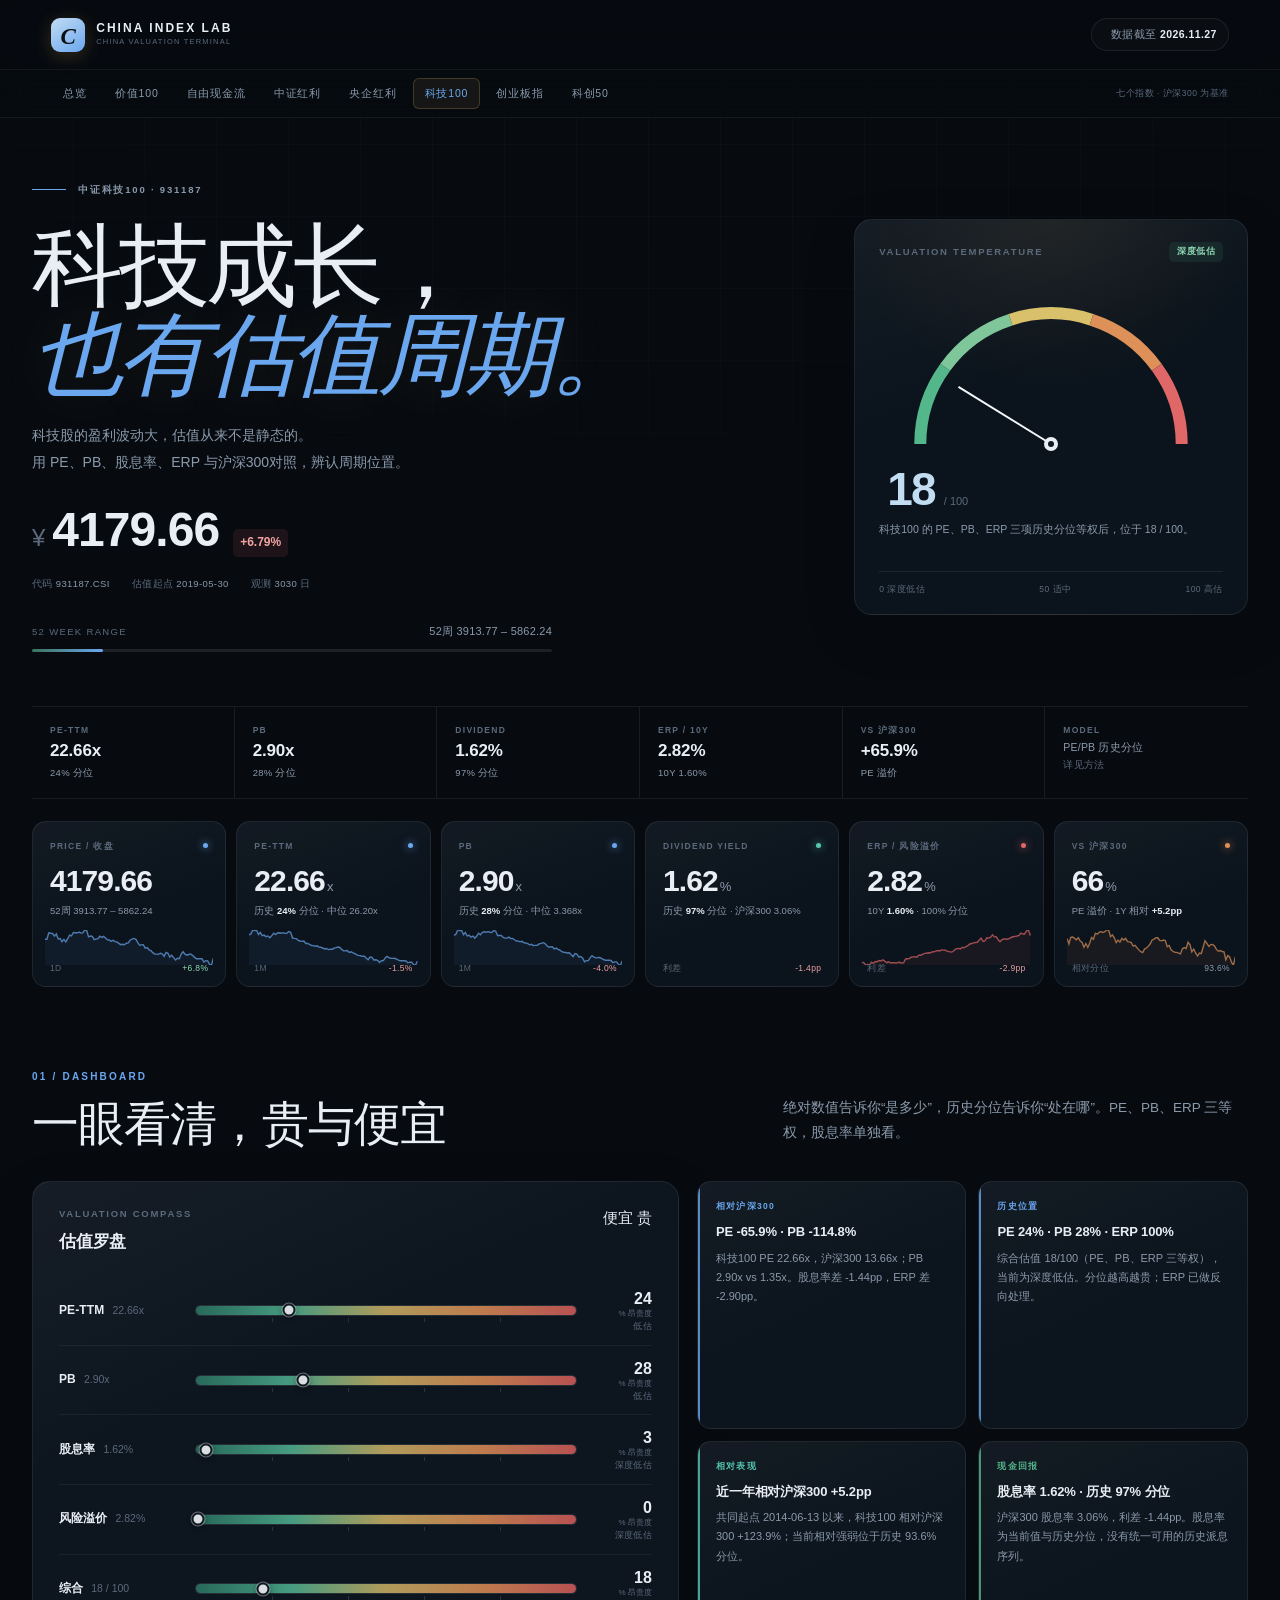
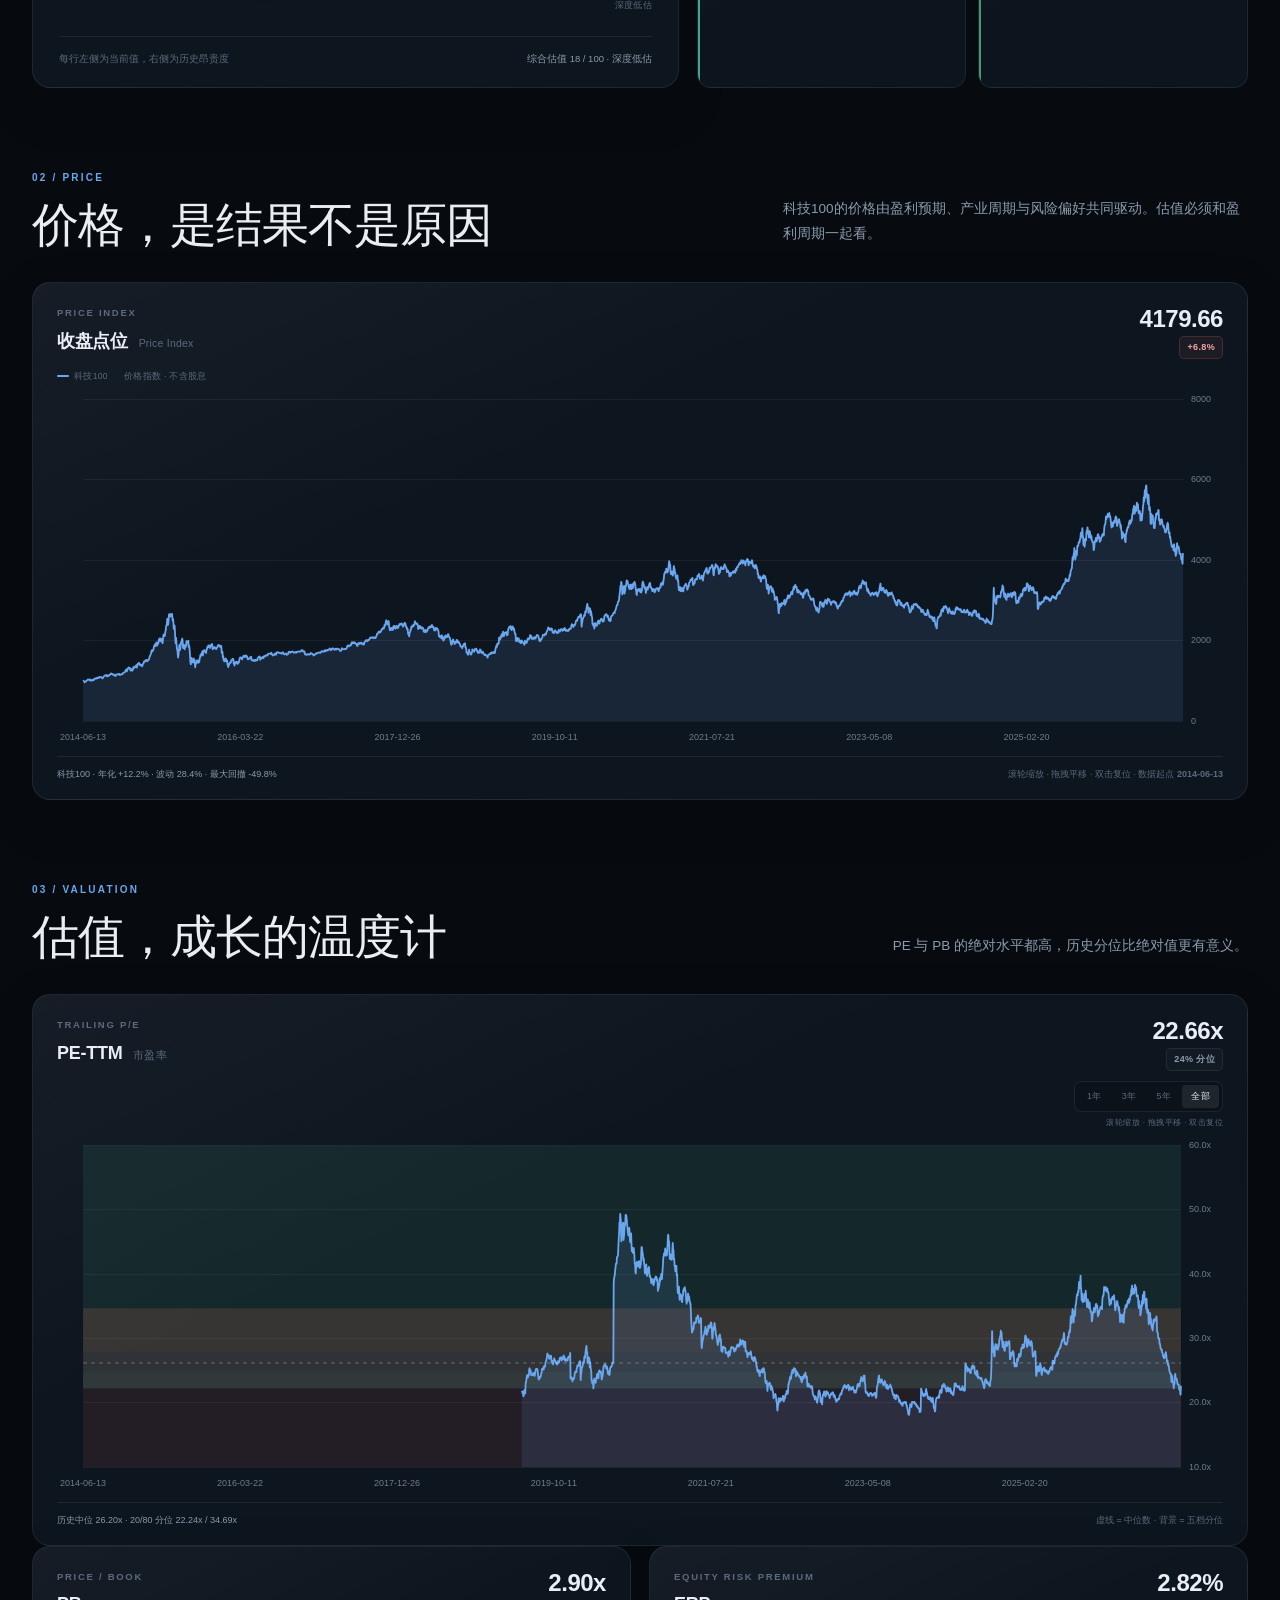
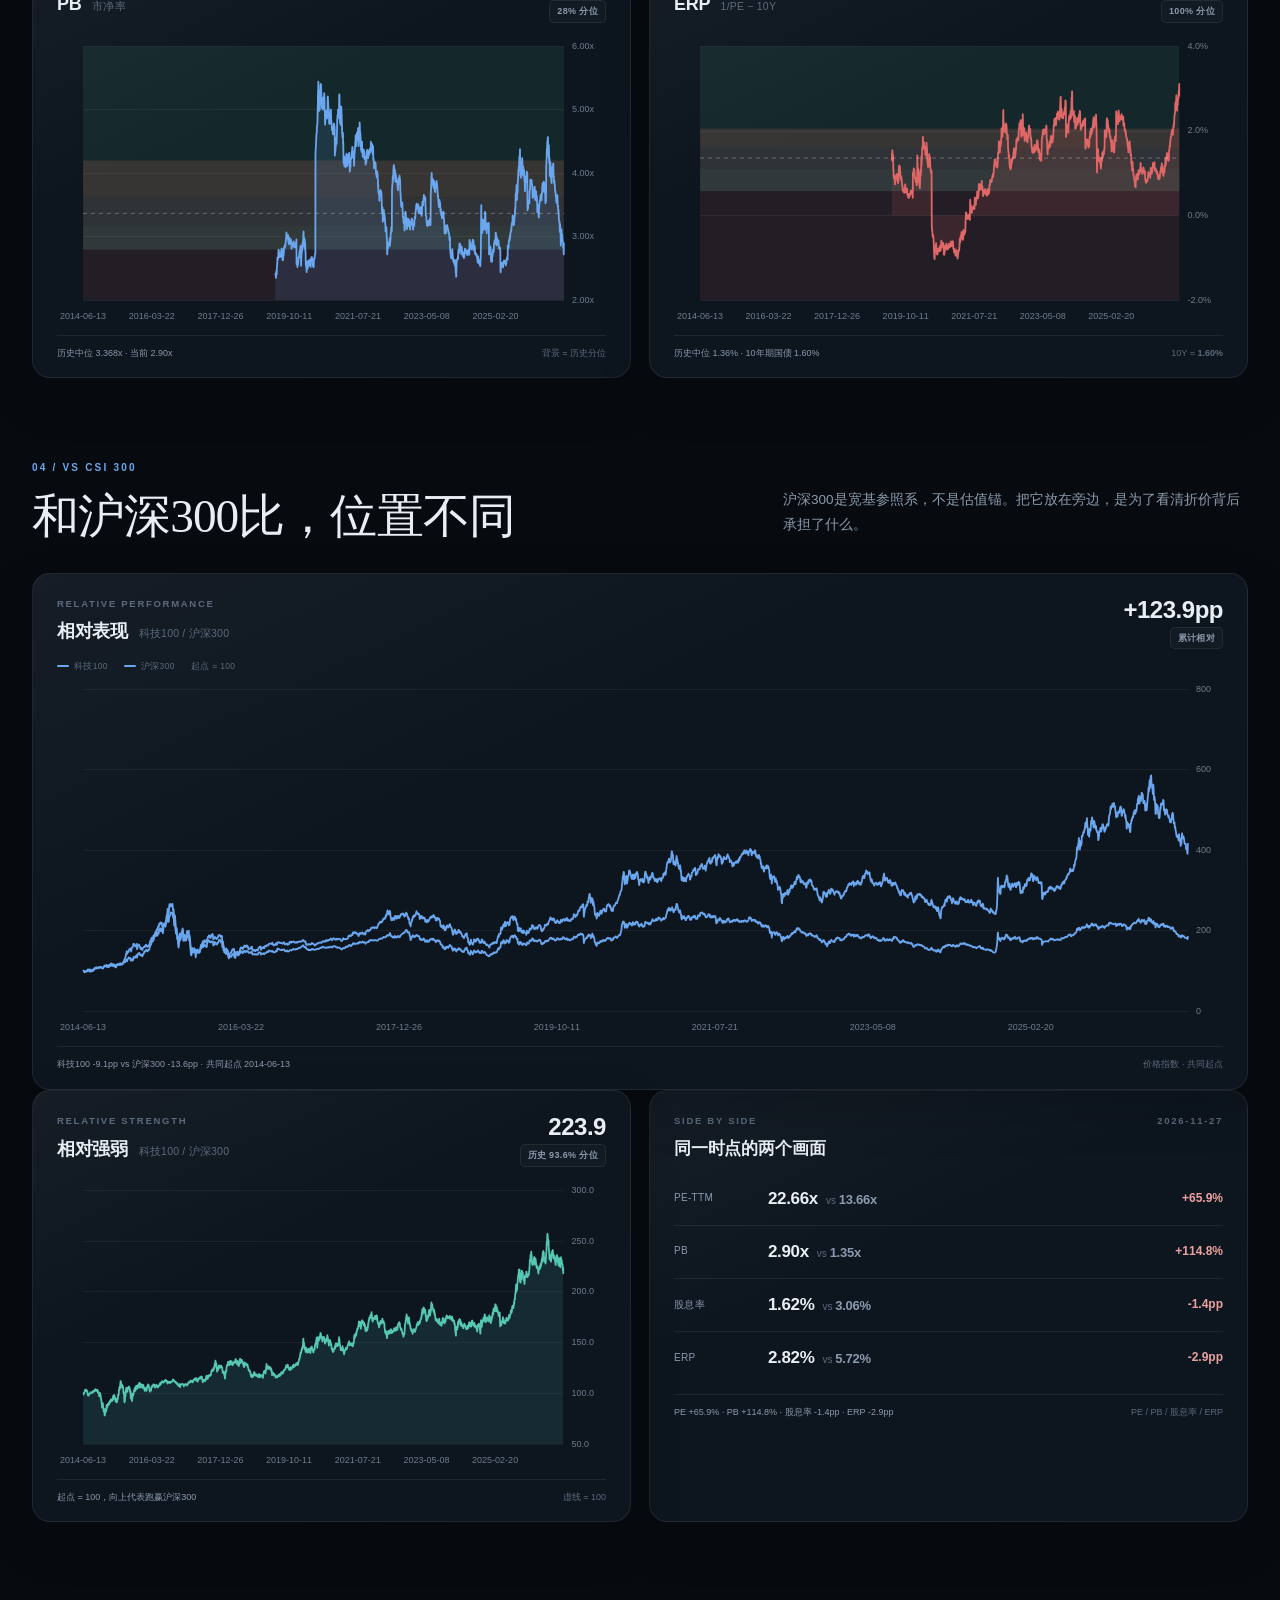
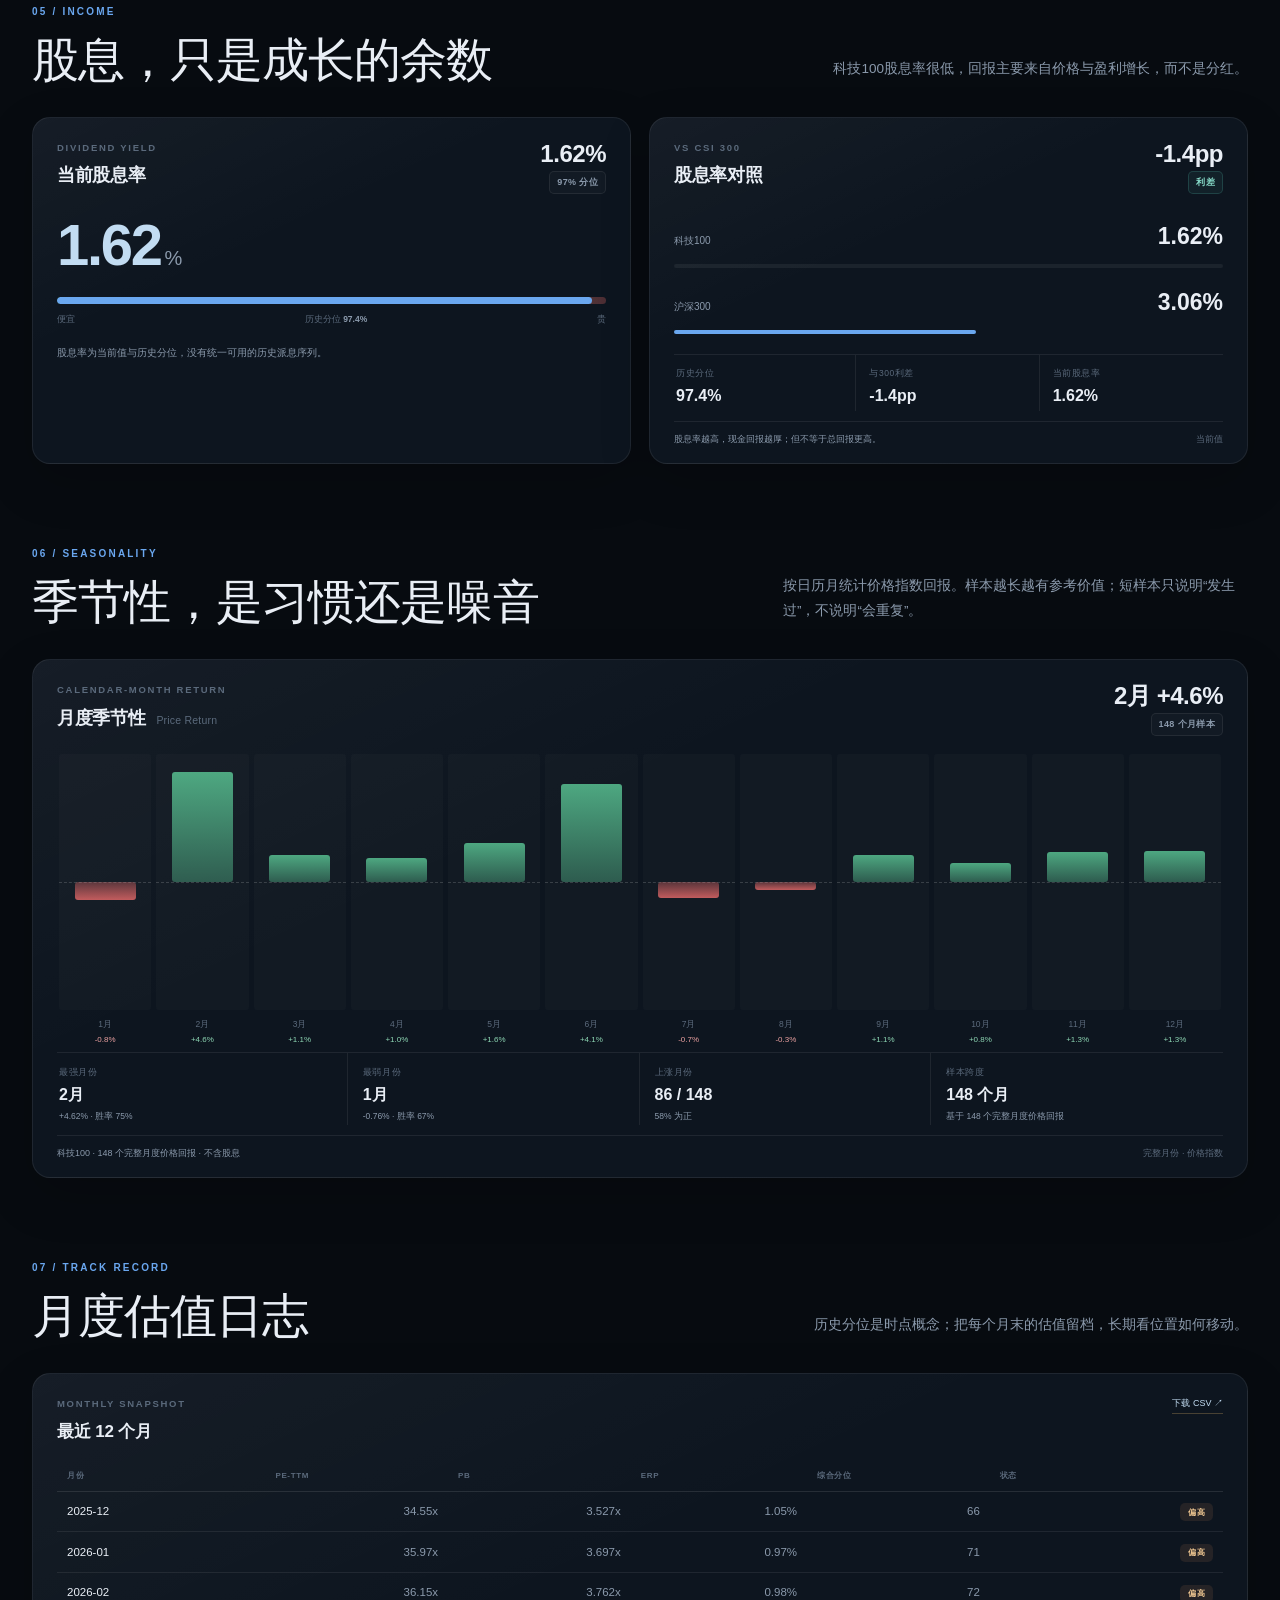
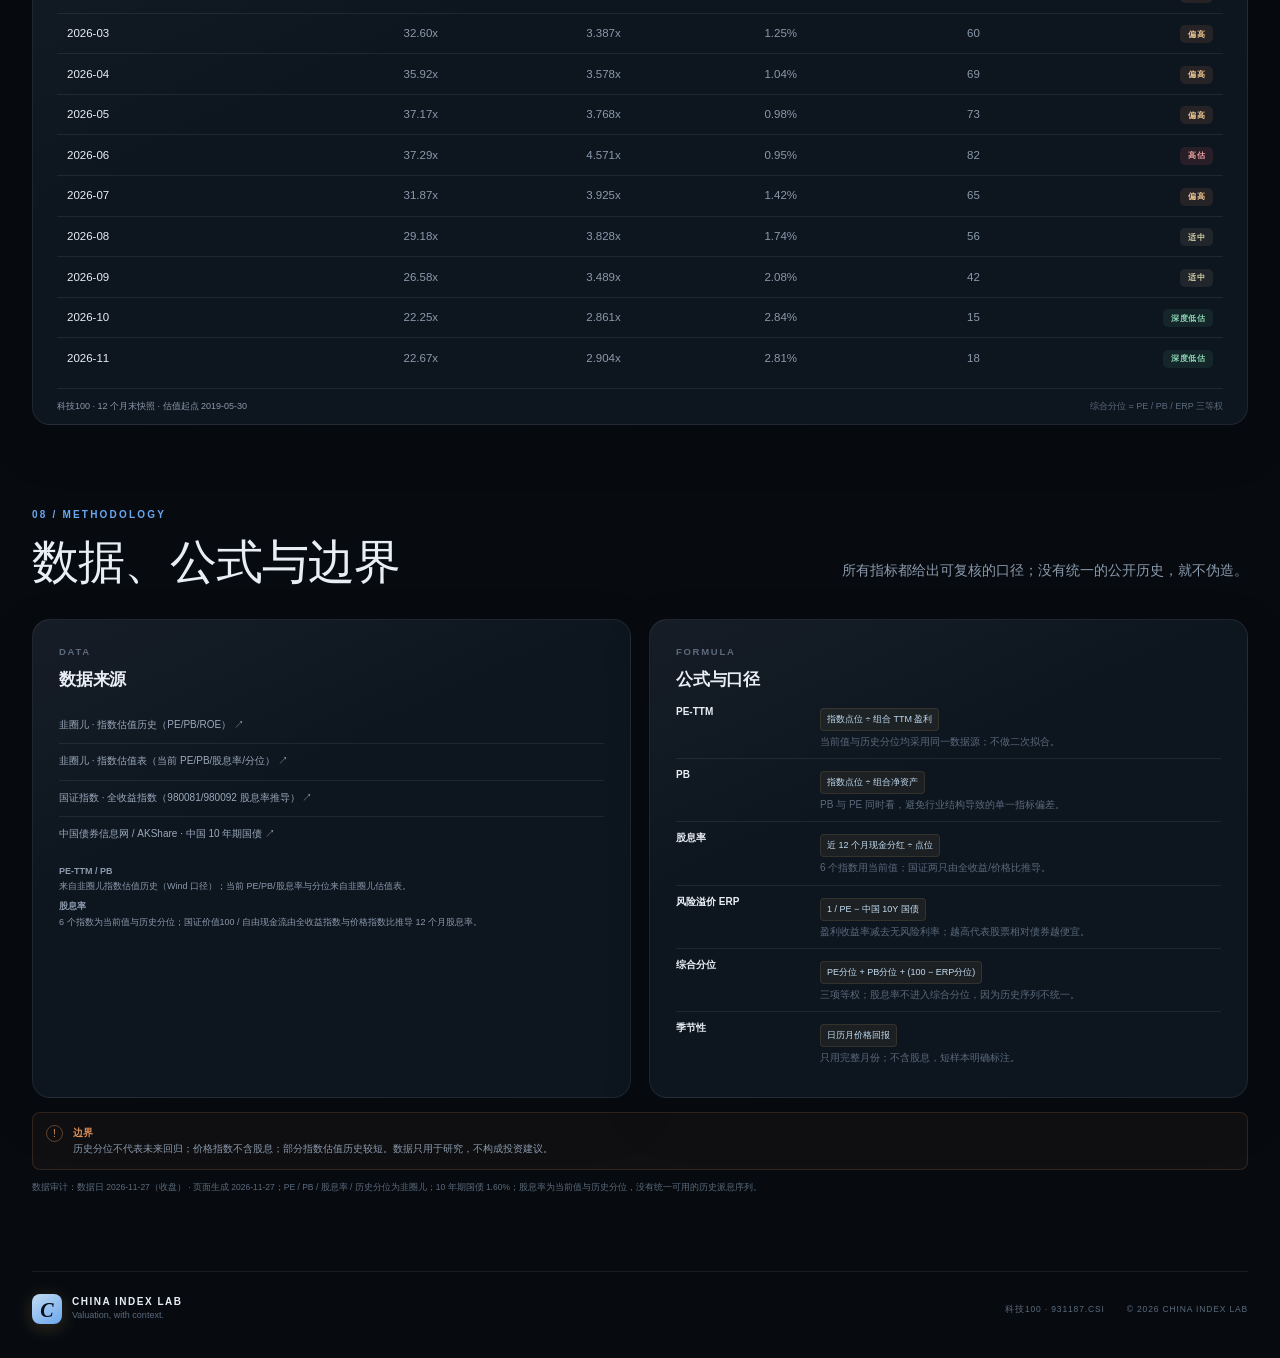
<file: site/tech100.html>
<!doctype html>
<html lang="zh-CN">
<head>
  <meta charset="utf-8">
  <meta name="viewport" content="width=device-width, initial-scale=1">
  <meta name="description" content="中国七个风格指数的估值罗盘：PE-TTM、PB、股息率、风险溢价，以及和沪深300的对比。">
  <meta name="theme-color" content="#0b1119">
  <title>指数估值罗盘 · CHINA INDEX LAB</title>
  <link rel="icon" href="favicon.svg" type="image/svg+xml">
  <link rel="stylesheet" href="styles.css">
</head>
<body data-theme="value">
  <div class="page-grid" aria-hidden="true"></div>

  <header class="topbar">
    <a class="brand" href="index.html" aria-label="返回总览">
      <span class="brand-mark">C</span>
      <span class="brand-text"><b>CHINA INDEX LAB</b><small>CHINA VALUATION TERMINAL</small></span>
    </a>
    <div class="status-pill"><span class="dot"></span><span>数据截至 <b id="topDate">2026.11.13</b></span></div>
  </header>

  <nav class="etf-nav" aria-label="指数切换">
    <a href="index.html">总览</a>
    <a href="value100.html" data-ticker="980081">价值100</a>
    <a href="fcf.html" data-ticker="980092">自由现金流</a>
    <a href="dividend.html" data-ticker="000922">中证红利</a>
    <a href="soe-dividend.html" data-ticker="000825">央企红利</a>
    <a href="tech100.html" data-ticker="931187">科技100</a>
    <a href="chinext.html" data-ticker="399006">创业板指</a>
    <a href="star.html" data-ticker="000688">科创50</a>
    <span class="etf-nav-note">七个指数 · 沪深300 为基准</span>
  </nav>

  <main>
    <section class="hero">
      <div class="hero-grid">
        <div class="hero-copy">
          <div class="eyebrow"><span class="eyebrow-line"></span><span id="heroEyebrow"></span></div>
          <h1 id="heroTitle"></h1>
          <p class="hero-lede" id="heroLede"></p>
          <div class="hero-price">
            <span class="cur">¥</span><b id="heroPrice">—</b><span id="heroChange" class="change-chip">—</span>
          </div>
          <div class="hero-meta" id="heroMeta"></div>
          <div class="range-row">
            <div class="range-label"><span>52 WEEK RANGE</span><b id="rangeText">—</b></div>
            <div class="range-track"><span class="range-fill" id="rangeFill"></span><i id="rangeDot"></i></div>
          </div>
        </div>
        <div class="card gauge-card">
          <div class="gauge-head"><span class="micro">VALUATION TEMPERATURE</span><span class="regime" id="gaugeRegime">—</span></div>
          <canvas id="gauge" width="360" height="230" aria-label="综合估值温度"></canvas>
          <div class="gauge-score"><b id="gaugeScore">—</b><span>/ 100</span></div>
          <p class="gauge-note" id="gaugeNote">—</p>
          <div class="gauge-scale"><span>0 深度低估</span><span>50 适中</span><span>100 高估</span></div>
        </div>
      </div>
    </section>

    <section class="ticker-strip" aria-label="当前指标">
      <div class="tick"><span>PE-TTM</span><b id="tickPe">—</b><em id="tickPePct">—</em></div>
      <div class="tick"><span>PB</span><b id="tickPb">—</b><em id="tickPbPct">—</em></div>
      <div class="tick"><span>DIVIDEND</span><b id="tickDy">—</b><em id="tickDyPct">—</em></div>
      <div class="tick"><span>ERP / 10Y</span><b id="tickErp">—</b><em id="tickErpPct">—</em></div>
      <div class="tick"><span>VS 沪深300</span><b id="tickVs300">—</b><em id="tickVsLabel">PE 折价</em></div>
      <div class="tick tick-note"><span>MODEL</span><b>PE/PB 历史分位</b><em>详见方法</em></div>
    </section>

    <section class="section metrics-section">
      <div class="metric-grid" id="metricCards"></div>
    </section>

    <section class="section">
      <div class="section-head reveal">
        <div><span class="kicker">01 / DASHBOARD</span><h2>一眼看清，贵与便宜</h2></div>
        <p>绝对数值告诉你“是多少”，历史分位告诉你“处在哪”。PE、PB、ERP 三等权，股息率单独看。</p>
      </div>
      <div class="overview-grid">
        <div class="card compass-card reveal">
          <div class="card-head"><div><span class="micro">VALUATION COMPASS</span><h3>估值罗盘</h3></div><span class="compass-hint">便宜 <i></i> 贵</span></div>
          <div class="compass-list" id="compassList"></div>
          <div class="compass-foot"><span>每行左侧为当前值，右侧为历史昂贵度</span><span id="compassFoot">—</span></div>
        </div>
        <div class="insight-stack" id="insightStack"></div>
      </div>
    </section>

    <section id="price" class="section">
      <div class="section-head reveal">
        <div><span class="kicker">02 / PRICE</span><h2 id="priceHead">价格，是结果不是原因</h2></div>
        <p id="priceSub">—</p>
      </div>
      <div class="card chart-card reveal">
        <div class="chart-head">
          <div class="chart-title"><span class="micro">PRICE INDEX</span><h3 id="priceTitle">收盘点位 <small>Price Index</small></h3></div>
          <div class="chart-read"><b id="priceRead">—</b><span class="pill" id="pricePill">—</span></div>
        </div>
        <div class="line-legend"><span><i class="swatch gold"></i><span id="priceLegend">—</span></span><span>价格指数 · 不含股息</span></div>
        <div class="chart-wrap chart-tall"><canvas id="priceChart"></canvas></div>
        <div class="chart-foot"><span id="priceFoot">—</span><span>滚轮缩放 · 拖拽平移 · 双击复位 · 数据起点 <b id="dataStart">—</b></span></div>
      </div>
    </section>

    <section id="valuation" class="section">
      <div class="section-head reveal">
        <div><span class="kicker">03 / VALUATION</span><h2 id="valHead">估值，历史的刻度</h2></div>
        <p id="valSub">—</p>
      </div>

      <div class="card chart-card reveal">
        <div class="chart-head">
          <div class="chart-title"><span class="micro">TRAILING P/E</span><h3>PE-TTM <small>市盈率</small></h3></div>
          <div class="chart-read"><b id="peRead">—</b><span class="pill" id="pePill">—</span></div>
        </div>
        <div class="range-tabs" id="rangeTabs">
          <button data-range="1y">1年</button><button data-range="3y">3年</button><button data-range="5y">5年</button><button data-range="all" class="is-active">全部</button>
        </div>
        <div class="zoom-hint">滚轮缩放 · 拖拽平移 · 双击复位</div>
        <div class="chart-wrap chart-tall"><canvas id="peChart"></canvas></div>
        <div class="chart-foot"><span id="peFoot">—</span><span>虚线 = 中位数 · 背景 = 五档分位</span></div>
      </div>

      <div class="chart-grid">
        <div class="card chart-card reveal">
          <div class="chart-head">
            <div class="chart-title"><span class="micro">PRICE / BOOK</span><h3>PB <small>市净率</small></h3></div>
            <div class="chart-read"><b id="pbRead">—</b><span class="pill" id="pbPill">—</span></div>
          </div>
          <div class="chart-wrap chart-mid"><canvas id="pbChart"></canvas></div>
          <div class="chart-foot"><span id="pbFoot">—</span><span>背景 = 历史分位</span></div>
        </div>
        <div class="card chart-card reveal">
          <div class="chart-head">
            <div class="chart-title"><span class="micro">EQUITY RISK PREMIUM</span><h3>ERP <small>1/PE − 10Y</small></h3></div>
            <div class="chart-read"><b id="erpRead">—</b><span class="pill" id="erpPill">—</span></div>
          </div>
          <div class="chart-wrap chart-mid"><canvas id="erpChart"></canvas></div>
          <div class="chart-foot"><span id="erpFoot">—</span><span>10Y = <b id="ust10y">—</b></span></div>
        </div>
      </div>
    </section>

    <section id="benchmark" class="section">
      <div class="section-head reveal">
        <div><span class="kicker">04 / VS CSI 300</span><h2>和沪深300比，位置不同</h2></div>
        <p>沪深300是宽基参照系，不是估值锚。把它放在旁边，是为了看清折价背后承担了什么。</p>
      </div>
      <div class="card chart-card reveal">
        <div class="chart-head">
          <div class="chart-title"><span class="micro">RELATIVE PERFORMANCE</span><h3>相对表现 <small><span id="perfTicker">—</span> / 沪深300</small></h3></div>
          <div class="chart-read"><b id="perfRead">—</b><span class="pill" id="perfPill">累计相对</span></div>
        </div>
        <div class="line-legend"><span><i class="swatch gold"></i><span id="perfLegend">—</span></span><span><i class="swatch blue"></i>沪深300</span><span>起点 = 100</span></div>
        <div class="chart-wrap chart-tall"><canvas id="perfChart"></canvas></div>
        <div class="chart-foot"><span id="perfFoot">—</span><span>价格指数 · 共同起点</span></div>
      </div>

      <div class="chart-grid">
        <div class="card chart-card reveal">
          <div class="chart-head">
            <div class="chart-title"><span class="micro">RELATIVE STRENGTH</span><h3>相对强弱 <small><span id="relTicker">—</span> / 沪深300</small></h3></div>
            <div class="chart-read"><b id="relRead">—</b><span class="pill" id="relPill">—</span></div>
          </div>
          <div class="chart-wrap chart-mid"><canvas id="relChart"></canvas></div>
          <div class="chart-foot"><span>起点 = 100，向上代表跑赢沪深300</span><span>虚线 = 100</span></div>
        </div>
        <div class="card compare-card reveal">
          <div class="card-head"><div><span class="micro">SIDE BY SIDE</span><h3>同一时点的两个画面</h3></div><span class="micro" id="compareDate">—</span></div>
          <div class="compare-list" id="compareList"></div>
          <div class="chart-foot"><span id="compareFoot">—</span><span>PE / PB / 股息率 / ERP</span></div>
        </div>
      </div>
    </section>

    <section id="income" class="section">
      <div class="section-head reveal">
        <div><span class="kicker">05 / INCOME</span><h2 id="incomeHead">股息，现金回报的刻度</h2></div>
        <p id="incomeSub">—</p>
      </div>
      <div class="income-grid">
        <div class="card income-card reveal">
          <div class="chart-head"><div class="chart-title"><span class="micro">DIVIDEND YIELD</span><h3>当前股息率</h3></div><div class="chart-read"><b id="dyRead">—</b><span class="pill" id="dyPill">—</span></div></div>
          <div class="yield-big"><b id="dyBig">—</b><span>%</span></div>
          <div class="percentile-bar"><span class="pb-track"><i id="dyBar"></i></span><div class="pb-labels"><span>便宜</span><span>历史分位 <b id="dyPctText">—</b></span><span>贵</span></div></div>
          <p class="income-note" id="dyNote">—</p>
        </div>
        <div class="card income-card reveal">
          <div class="chart-head"><div class="chart-title"><span class="micro">VS CSI 300</span><h3>股息率对照</h3></div><div class="chart-read"><b id="dySpread">—</b><span class="pill tone-teal">利差</span></div></div>
          <div class="yield-compare">
            <div><span id="dySelfLabel">—</span><b id="dySelf">—</b><i style="--w:0%"></i></div>
            <div><span>沪深300</span><b id="dyBench">—</b><i id="dyBenchBar"></i></div>
          </div>
          <div class="risk-strip" id="incomeStats"></div>
          <div class="chart-foot"><span>股息率越高，现金回报越厚；但不等于总回报更高。</span><span>当前值</span></div>
        </div>
      </div>
    </section>

    <section id="seasonality" class="section">
      <div class="section-head reveal">
        <div><span class="kicker">06 / SEASONALITY</span><h2>季节性，是习惯还是噪音</h2></div>
        <p>按日历月统计价格指数回报。样本越长越有参考价值；短样本只说明“发生过”，不说明“会重复”。</p>
      </div>
      <div class="card chart-card reveal">
        <div class="chart-head">
          <div class="chart-title"><span class="micro">CALENDAR-MONTH RETURN</span><h3>月度季节性 <small>Price Return</small></h3></div>
          <div class="chart-read"><b id="seasonRead">—</b><span class="pill" id="seasonPill">—</span></div>
        </div>
        <div class="chart-wrap chart-season"><div class="season-bars" id="seasonBars"></div></div>
        <div class="season-strip" id="seasonStrip"></div>
        <div class="chart-foot"><span id="seasonFoot">—</span><span>完整月份 · 价格指数</span></div>
      </div>
    </section>

    <section class="section">
      <div class="section-head reveal">
        <div><span class="kicker">07 / TRACK RECORD</span><h2>月度估值日志</h2></div>
        <p>历史分位是时点概念；把每个月末的估值留档，长期看位置如何移动。</p>
      </div>
      <div class="card log-card reveal">
        <div class="card-head"><div><span class="micro">MONTHLY SNAPSHOT</span><h3>最近 12 个月</h3></div><a class="text-link" id="csvLink" href="#">下载 CSV ↗</a></div>
        <div class="table-wrap">
          <table class="log-table">
            <thead><tr><th>月份</th><th>PE-TTM</th><th>PB</th><th>ERP</th><th>综合分位</th><th>状态</th></tr></thead>
            <tbody id="logBody"></tbody>
          </table>
        </div>
        <div class="chart-foot"><span id="logFoot">—</span><span>综合分位 = PE / PB / ERP 三等权</span></div>
      </div>
    </section>

    <section class="section methodology">
      <div class="section-head reveal">
        <div><span class="kicker">08 / METHODOLOGY</span><h2>数据、公式与边界</h2></div>
        <p>所有指标都给出可复核的口径；没有统一的公开历史，就不伪造。</p>
      </div>
      <div class="method-grid">
        <div class="card method-card">
          <div class="card-head"><div><span class="micro">DATA</span><h3>数据来源</h3></div></div>
          <div class="source-list" id="sourceList"></div>
          <div class="method-note"><p><b>PE-TTM / PB</b><br>来自韭圈儿指数估值历史（Wind 口径）；当前 PE/PB/股息率与分位来自韭圈儿估值表。</p><p><b>股息率</b><br>6 个指数为当前值与历史分位；国证价值100 / 自由现金流由全收益指数与价格指数比推导 12 个月股息率。</p></div>
        </div>
        <div class="card method-card">
          <div class="card-head"><div><span class="micro">FORMULA</span><h3>公式与口径</h3></div></div>
          <dl class="formula-list">
            <div><dt>PE-TTM</dt><dd><code>指数点位 ÷ 组合 TTM 盈利</code><p>当前值与历史分位均采用同一数据源；不做二次拟合。</p></div>
            <div><dt>PB</dt><dd><code>指数点位 ÷ 组合净资产</code><p>PB 与 PE 同时看，避免行业结构导致的单一指标偏差。</p></div>
            <div><dt>股息率</dt><dd><code>近 12 个月现金分红 ÷ 点位</code><p>6 个指数用当前值；国证两只由全收益/价格比推导。</p></div>
            <div><dt>风险溢价 ERP</dt><dd><code>1 / PE − 中国 10Y 国债</code><p>盈利收益率减去无风险利率；越高代表股票相对债券越便宜。</p></div>
            <div><dt>综合分位</dt><dd><code>PE分位 + PB分位 + (100 − ERP分位)</code><p>三项等权；股息率不进入综合分位，因为历史序列不统一。</p></div>
            <div><dt>季节性</dt><dd><code>日历月价格回报</code><p>只用完整月份；不含股息，短样本明确标注。</p></div>
          </dl>
        </div>
      </div>
      <div class="model-warning"><span class="warn-icon">!</span><p><b>边界</b><br>历史分位不代表未来回归；价格指数不含股息；部分指数估值历史较短。数据只用于研究，不构成投资建议。</p></div>
      <p class="audit-note" id="auditNote">—</p>
    </section>
  </main>

  <footer class="site-footer">
    <div class="footer-left"><span class="brand-mark small">C</span><span><b>CHINA INDEX LAB</b><small>Valuation, with context.</small></span></div>
    <div class="footer-right"><span id="footerTicker">—</span><span>© 2026 CHINA INDEX LAB</span></div>
  </footer>

  <script src="data/tech100.js"></script>
  <script src="assets/chart.umd.min.js"></script>
  <script>window.PAGE_CONFIG = {"ticker": "931187", "slug": "tech100", "name": "中证科技100", "code": "931187.CSI", "theme": "tech", "csv": "data/tech100_daily.csv", "data": "data/tech100.js", "hero_title": "科技成长，<br><em>也有估值周期。</em>", "hero_lede": "科技股的盈利波动大，估值从来不是静态的。<br>用 PE、PB、股息率、ERP 与沪深300对照，辨认周期位置。", "eyebrow": "中证科技100 · 931187", "price_head": "价格，是结果不是原因", "price_sub": "科技100的价格由盈利预期、产业周期与风险偏好共同驱动。估值必须和盈利周期一起看。", "val_head": "估值，成长的温度计", "val_sub": "PE 与 PB 的绝对水平都高，历史分位比绝对值更有意义。", "income_head": "股息，只是成长的余数", "income_sub": "科技100股息率很低，回报主要来自价格与盈利增长，而不是分红。"};</script>
  <script src="app.js"></script>
</body>
</html>
</file>
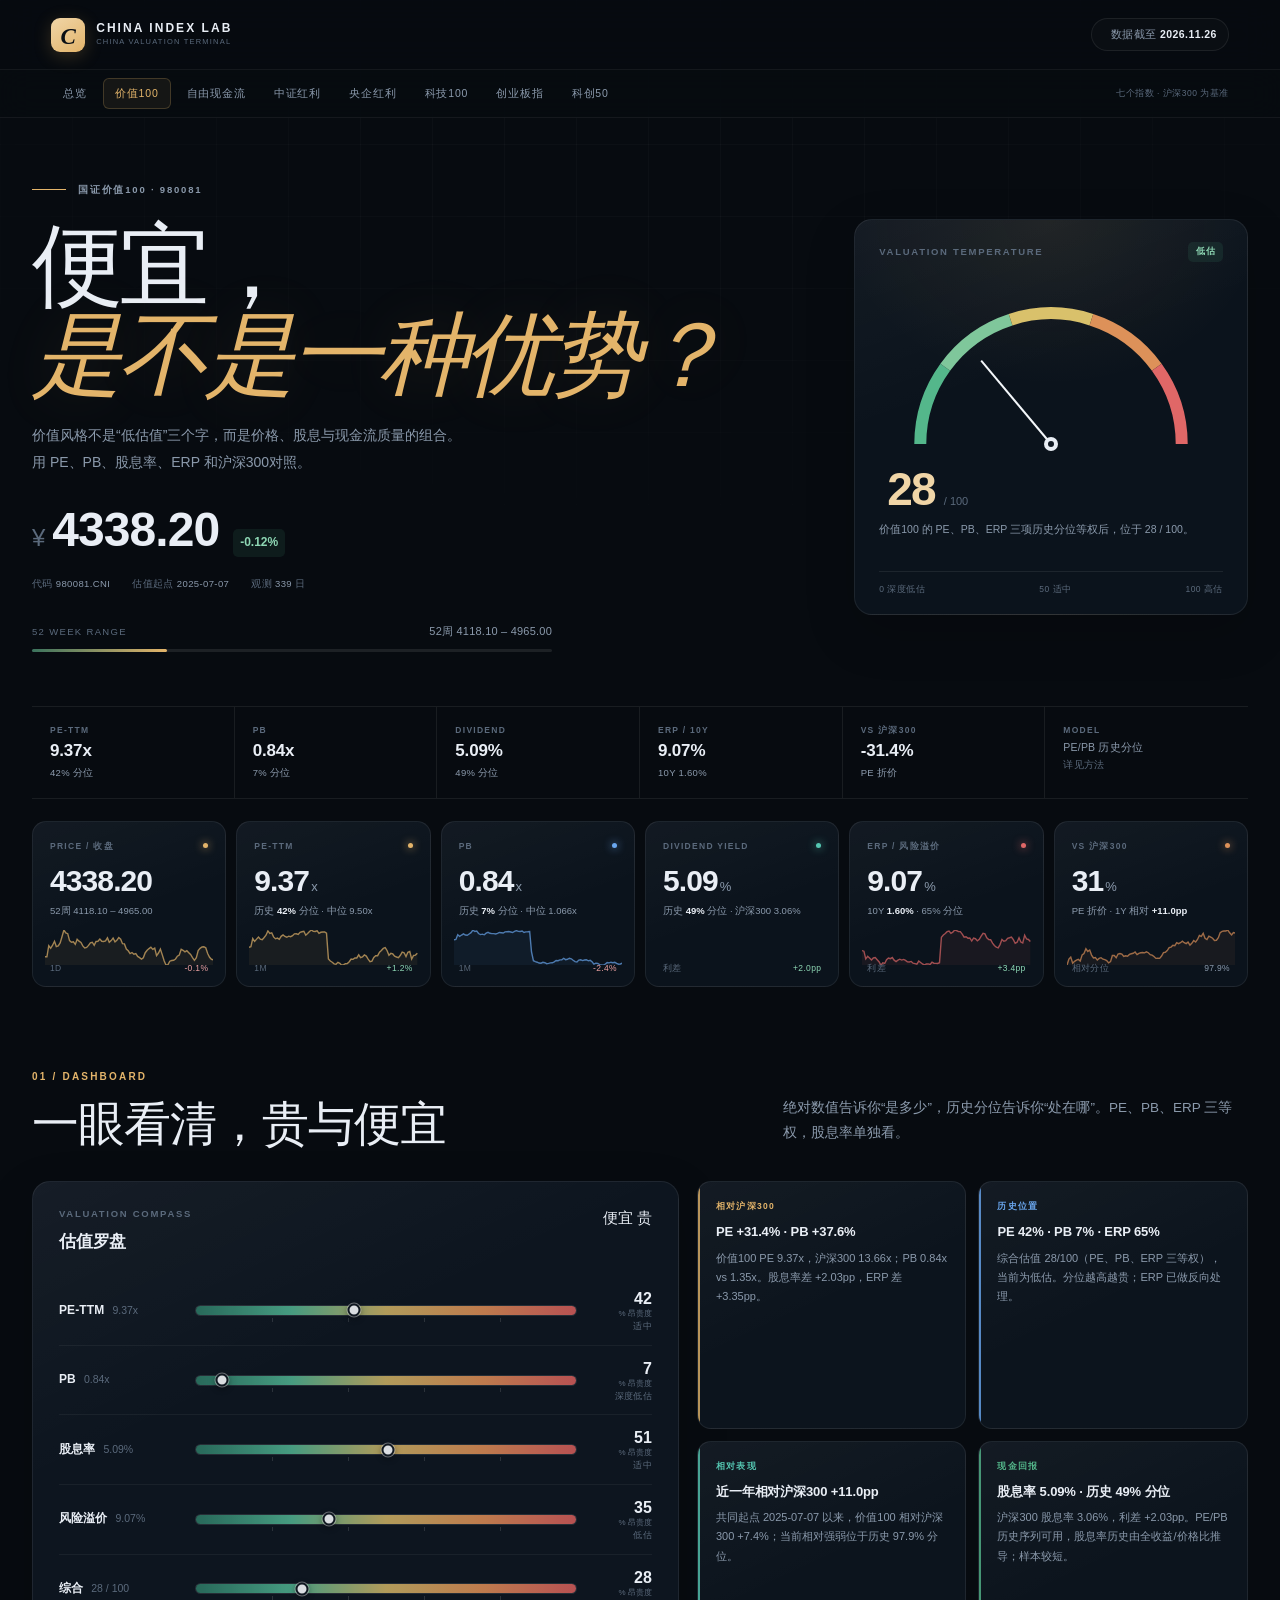
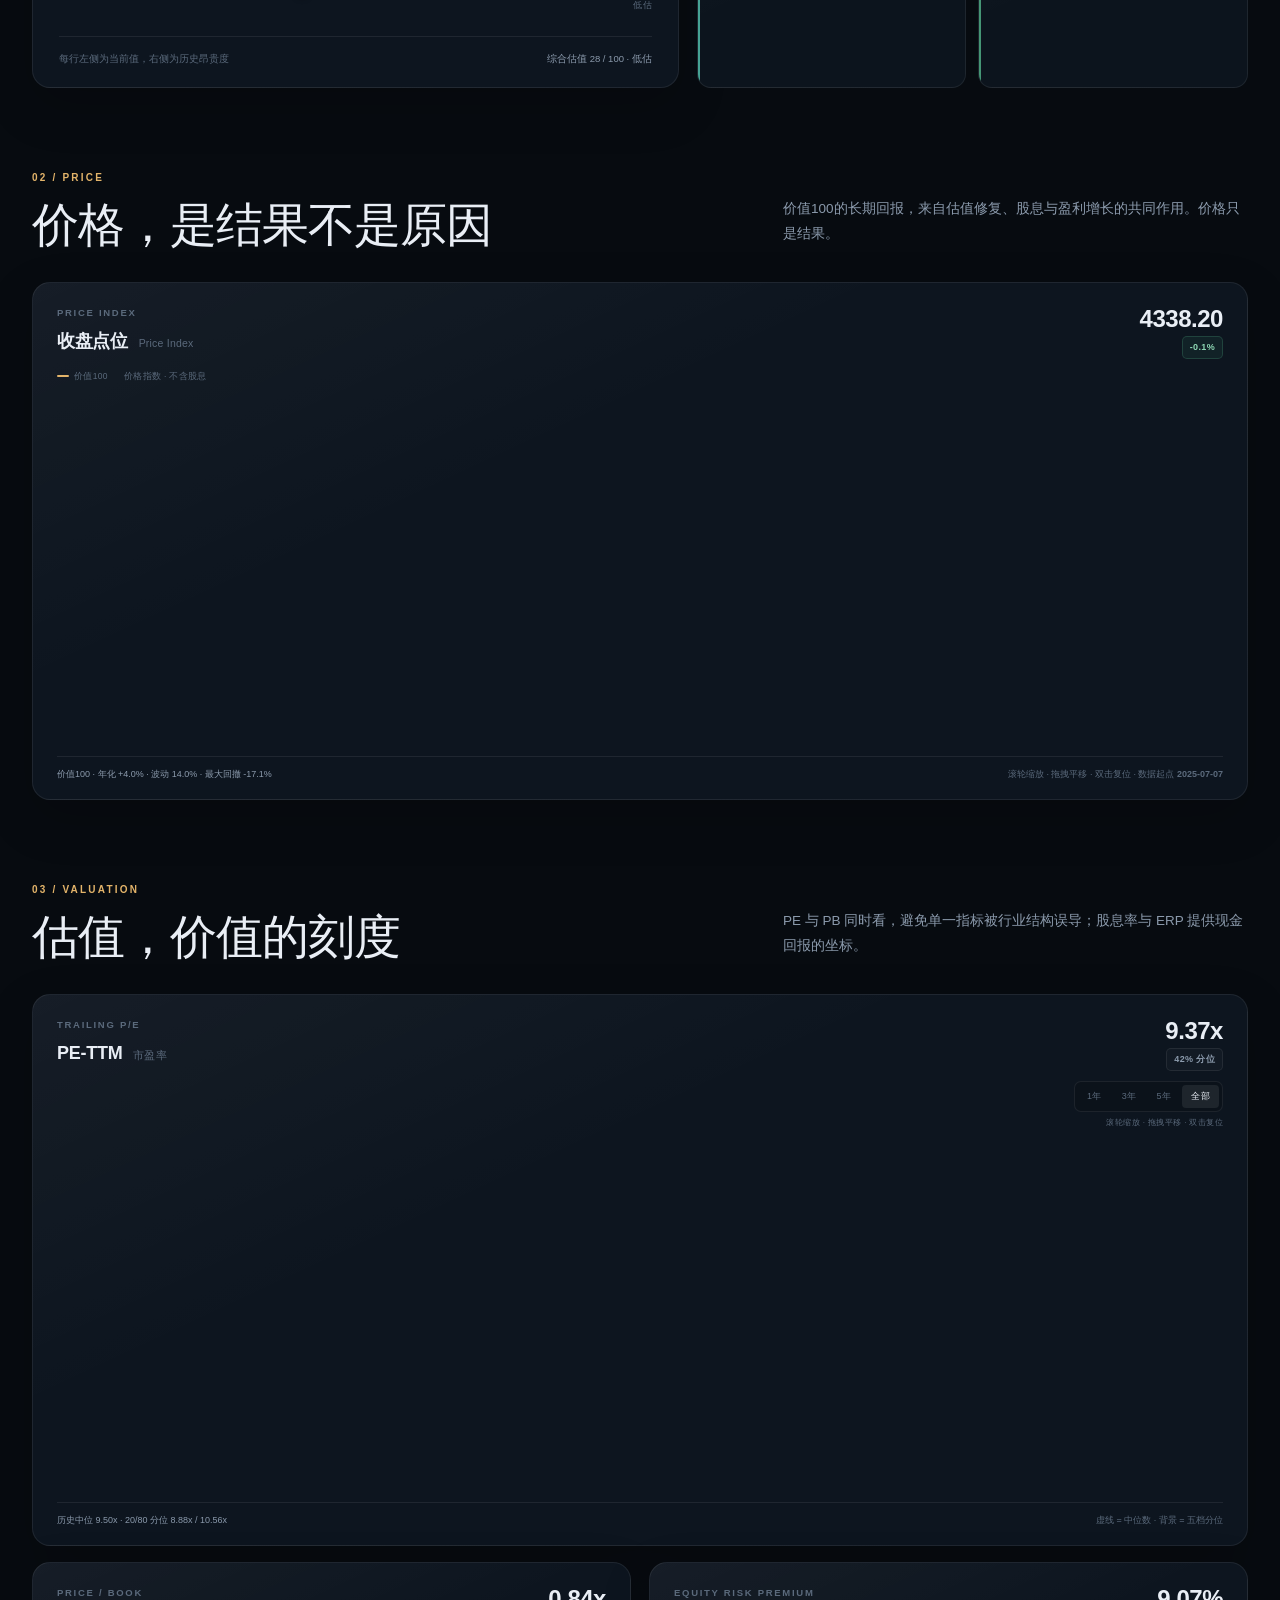
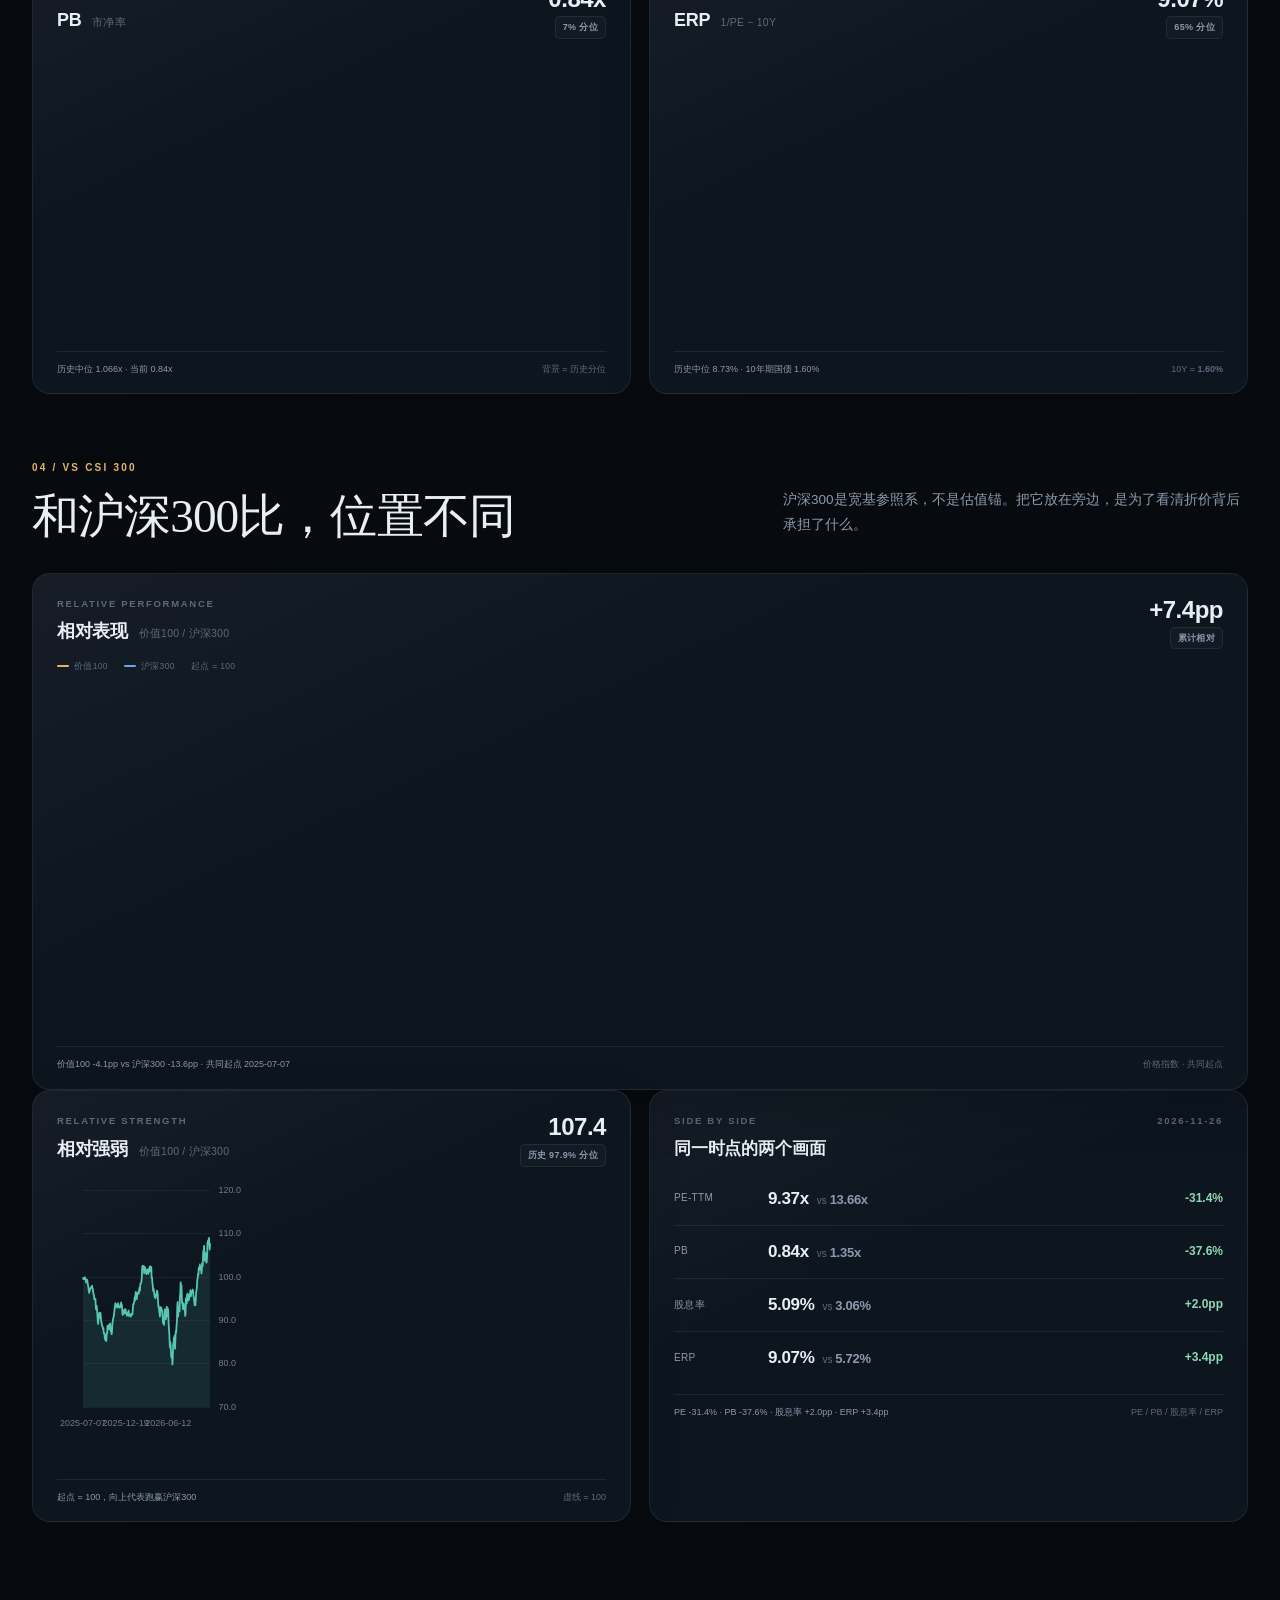
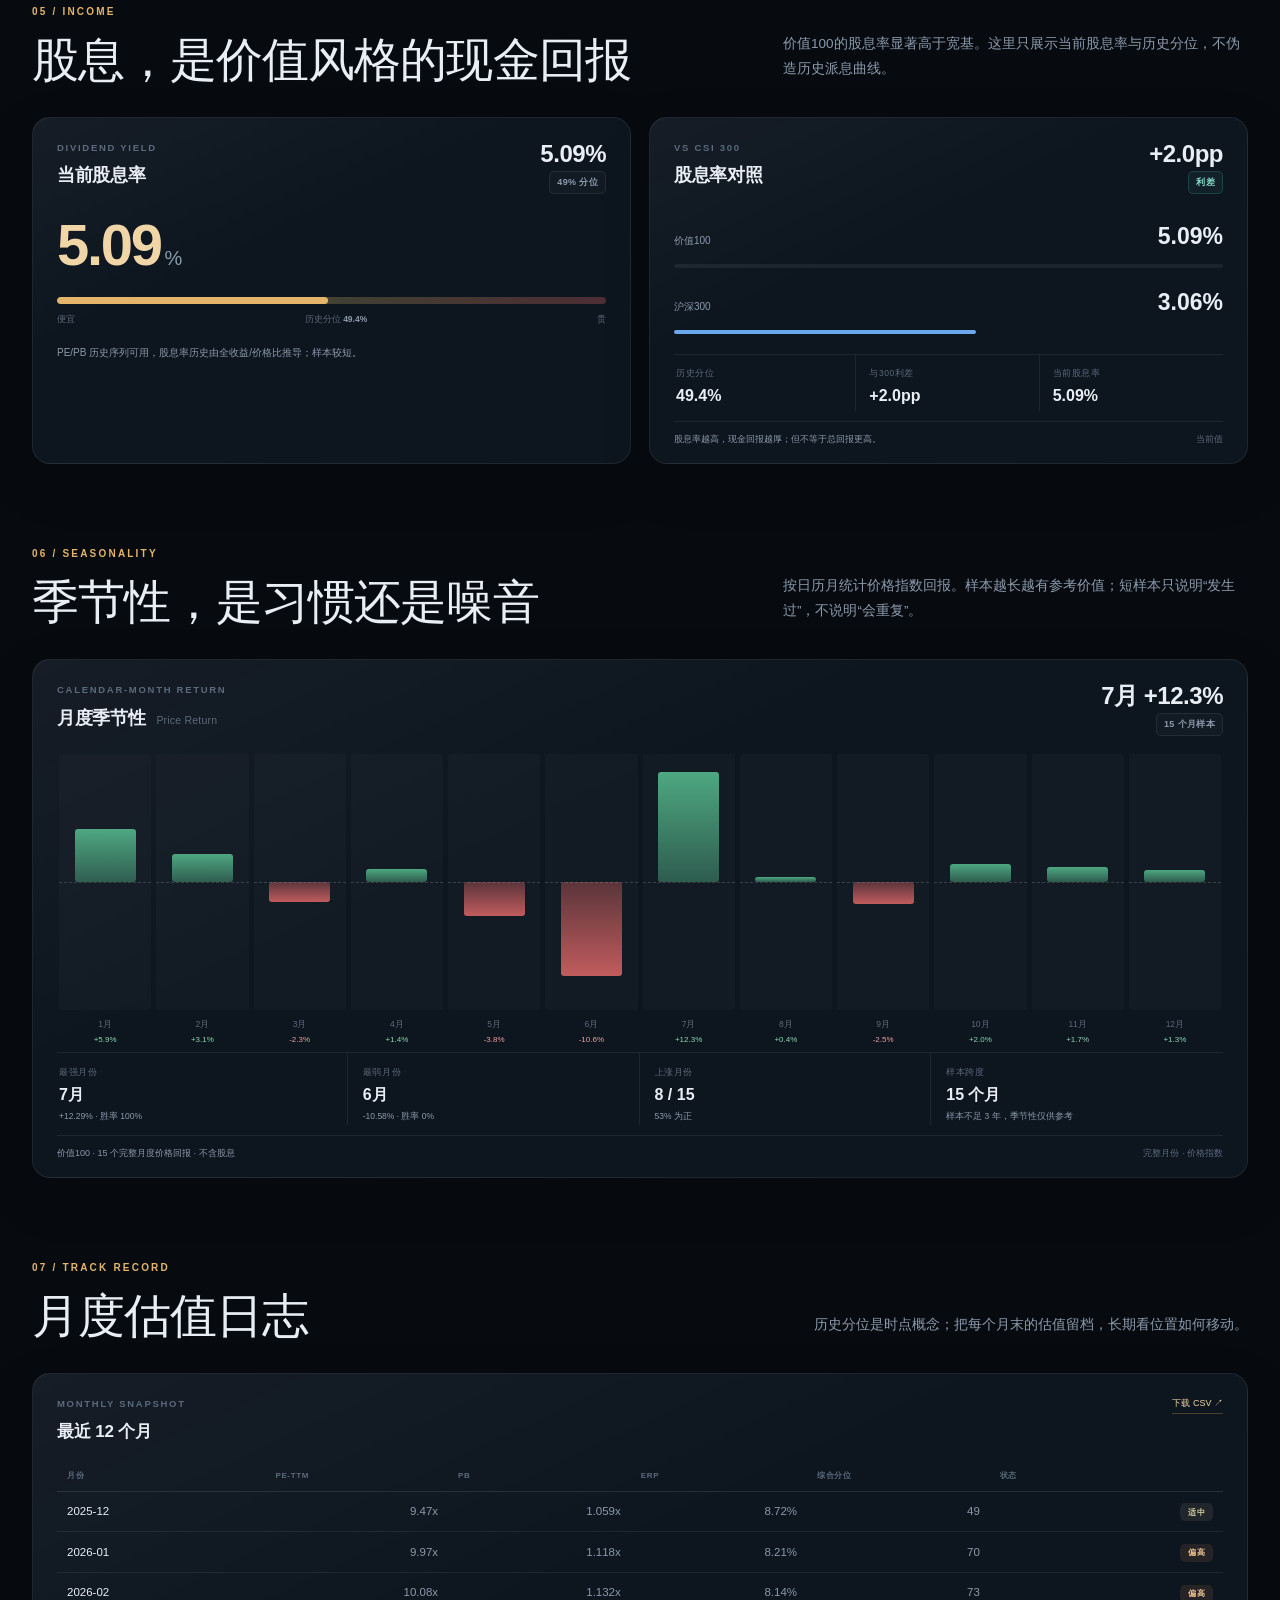
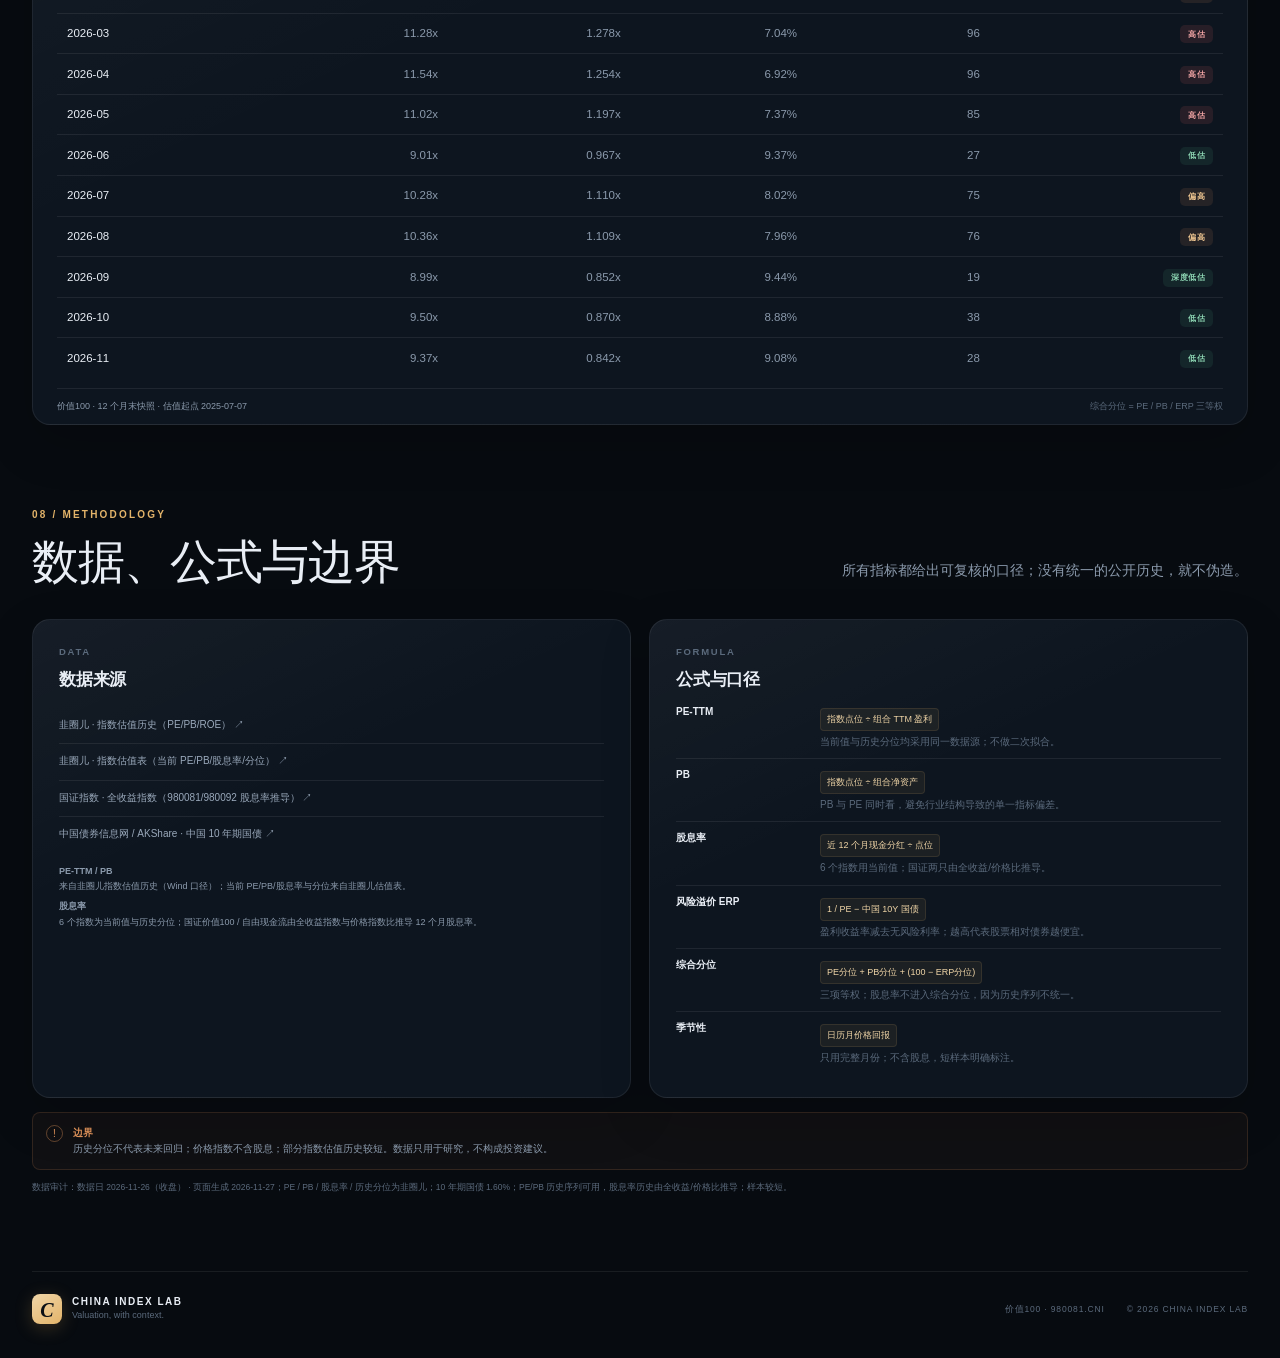
<file: site/value100.html>
<!doctype html>
<html lang="zh-CN">
<head>
  <meta charset="utf-8">
  <meta name="viewport" content="width=device-width, initial-scale=1">
  <meta name="description" content="中国七个风格指数的估值罗盘：PE-TTM、PB、股息率、风险溢价，以及和沪深300的对比。">
  <meta name="theme-color" content="#0b1119">
  <title>指数估值罗盘 · CHINA INDEX LAB</title>
  <link rel="icon" href="favicon.svg" type="image/svg+xml">
  <link rel="stylesheet" href="styles.css">
</head>
<body data-theme="value">
  <div class="page-grid" aria-hidden="true"></div>

  <header class="topbar">
    <a class="brand" href="index.html" aria-label="返回总览">
      <span class="brand-mark">C</span>
      <span class="brand-text"><b>CHINA INDEX LAB</b><small>CHINA VALUATION TERMINAL</small></span>
    </a>
    <div class="status-pill"><span class="dot"></span><span>数据截至 <b id="topDate">2026.11.13</b></span></div>
  </header>

  <nav class="etf-nav" aria-label="指数切换">
    <a href="index.html">总览</a>
    <a href="value100.html" data-ticker="980081">价值100</a>
    <a href="fcf.html" data-ticker="980092">自由现金流</a>
    <a href="dividend.html" data-ticker="000922">中证红利</a>
    <a href="soe-dividend.html" data-ticker="000825">央企红利</a>
    <a href="tech100.html" data-ticker="931187">科技100</a>
    <a href="chinext.html" data-ticker="399006">创业板指</a>
    <a href="star.html" data-ticker="000688">科创50</a>
    <span class="etf-nav-note">七个指数 · 沪深300 为基准</span>
  </nav>

  <main>
    <section class="hero">
      <div class="hero-grid">
        <div class="hero-copy">
          <div class="eyebrow"><span class="eyebrow-line"></span><span id="heroEyebrow"></span></div>
          <h1 id="heroTitle"></h1>
          <p class="hero-lede" id="heroLede"></p>
          <div class="hero-price">
            <span class="cur">¥</span><b id="heroPrice">—</b><span id="heroChange" class="change-chip">—</span>
          </div>
          <div class="hero-meta" id="heroMeta"></div>
          <div class="range-row">
            <div class="range-label"><span>52 WEEK RANGE</span><b id="rangeText">—</b></div>
            <div class="range-track"><span class="range-fill" id="rangeFill"></span><i id="rangeDot"></i></div>
          </div>
        </div>
        <div class="card gauge-card">
          <div class="gauge-head"><span class="micro">VALUATION TEMPERATURE</span><span class="regime" id="gaugeRegime">—</span></div>
          <canvas id="gauge" width="360" height="230" aria-label="综合估值温度"></canvas>
          <div class="gauge-score"><b id="gaugeScore">—</b><span>/ 100</span></div>
          <p class="gauge-note" id="gaugeNote">—</p>
          <div class="gauge-scale"><span>0 深度低估</span><span>50 适中</span><span>100 高估</span></div>
        </div>
      </div>
    </section>

    <section class="ticker-strip" aria-label="当前指标">
      <div class="tick"><span>PE-TTM</span><b id="tickPe">—</b><em id="tickPePct">—</em></div>
      <div class="tick"><span>PB</span><b id="tickPb">—</b><em id="tickPbPct">—</em></div>
      <div class="tick"><span>DIVIDEND</span><b id="tickDy">—</b><em id="tickDyPct">—</em></div>
      <div class="tick"><span>ERP / 10Y</span><b id="tickErp">—</b><em id="tickErpPct">—</em></div>
      <div class="tick"><span>VS 沪深300</span><b id="tickVs300">—</b><em id="tickVsLabel">PE 折价</em></div>
      <div class="tick tick-note"><span>MODEL</span><b>PE/PB 历史分位</b><em>详见方法</em></div>
    </section>

    <section class="section metrics-section">
      <div class="metric-grid" id="metricCards"></div>
    </section>

    <section class="section">
      <div class="section-head reveal">
        <div><span class="kicker">01 / DASHBOARD</span><h2>一眼看清，贵与便宜</h2></div>
        <p>绝对数值告诉你“是多少”，历史分位告诉你“处在哪”。PE、PB、ERP 三等权，股息率单独看。</p>
      </div>
      <div class="overview-grid">
        <div class="card compass-card reveal">
          <div class="card-head"><div><span class="micro">VALUATION COMPASS</span><h3>估值罗盘</h3></div><span class="compass-hint">便宜 <i></i> 贵</span></div>
          <div class="compass-list" id="compassList"></div>
          <div class="compass-foot"><span>每行左侧为当前值，右侧为历史昂贵度</span><span id="compassFoot">—</span></div>
        </div>
        <div class="insight-stack" id="insightStack"></div>
      </div>
    </section>

    <section id="price" class="section">
      <div class="section-head reveal">
        <div><span class="kicker">02 / PRICE</span><h2 id="priceHead">价格，是结果不是原因</h2></div>
        <p id="priceSub">—</p>
      </div>
      <div class="card chart-card reveal">
        <div class="chart-head">
          <div class="chart-title"><span class="micro">PRICE INDEX</span><h3 id="priceTitle">收盘点位 <small>Price Index</small></h3></div>
          <div class="chart-read"><b id="priceRead">—</b><span class="pill" id="pricePill">—</span></div>
        </div>
        <div class="line-legend"><span><i class="swatch gold"></i><span id="priceLegend">—</span></span><span>价格指数 · 不含股息</span></div>
        <div class="chart-wrap chart-tall"><canvas id="priceChart"></canvas></div>
        <div class="chart-foot"><span id="priceFoot">—</span><span>滚轮缩放 · 拖拽平移 · 双击复位 · 数据起点 <b id="dataStart">—</b></span></div>
      </div>
    </section>

    <section id="valuation" class="section">
      <div class="section-head reveal">
        <div><span class="kicker">03 / VALUATION</span><h2 id="valHead">估值，历史的刻度</h2></div>
        <p id="valSub">—</p>
      </div>

      <div class="card chart-card reveal">
        <div class="chart-head">
          <div class="chart-title"><span class="micro">TRAILING P/E</span><h3>PE-TTM <small>市盈率</small></h3></div>
          <div class="chart-read"><b id="peRead">—</b><span class="pill" id="pePill">—</span></div>
        </div>
        <div class="range-tabs" id="rangeTabs">
          <button data-range="1y">1年</button><button data-range="3y">3年</button><button data-range="5y">5年</button><button data-range="all" class="is-active">全部</button>
        </div>
        <div class="zoom-hint">滚轮缩放 · 拖拽平移 · 双击复位</div>
        <div class="chart-wrap chart-tall"><canvas id="peChart"></canvas></div>
        <div class="chart-foot"><span id="peFoot">—</span><span>虚线 = 中位数 · 背景 = 五档分位</span></div>
      </div>

      <div class="chart-grid">
        <div class="card chart-card reveal">
          <div class="chart-head">
            <div class="chart-title"><span class="micro">PRICE / BOOK</span><h3>PB <small>市净率</small></h3></div>
            <div class="chart-read"><b id="pbRead">—</b><span class="pill" id="pbPill">—</span></div>
          </div>
          <div class="chart-wrap chart-mid"><canvas id="pbChart"></canvas></div>
          <div class="chart-foot"><span id="pbFoot">—</span><span>背景 = 历史分位</span></div>
        </div>
        <div class="card chart-card reveal">
          <div class="chart-head">
            <div class="chart-title"><span class="micro">EQUITY RISK PREMIUM</span><h3>ERP <small>1/PE − 10Y</small></h3></div>
            <div class="chart-read"><b id="erpRead">—</b><span class="pill" id="erpPill">—</span></div>
          </div>
          <div class="chart-wrap chart-mid"><canvas id="erpChart"></canvas></div>
          <div class="chart-foot"><span id="erpFoot">—</span><span>10Y = <b id="ust10y">—</b></span></div>
        </div>
      </div>
    </section>

    <section id="benchmark" class="section">
      <div class="section-head reveal">
        <div><span class="kicker">04 / VS CSI 300</span><h2>和沪深300比，位置不同</h2></div>
        <p>沪深300是宽基参照系，不是估值锚。把它放在旁边，是为了看清折价背后承担了什么。</p>
      </div>
      <div class="card chart-card reveal">
        <div class="chart-head">
          <div class="chart-title"><span class="micro">RELATIVE PERFORMANCE</span><h3>相对表现 <small><span id="perfTicker">—</span> / 沪深300</small></h3></div>
          <div class="chart-read"><b id="perfRead">—</b><span class="pill" id="perfPill">累计相对</span></div>
        </div>
        <div class="line-legend"><span><i class="swatch gold"></i><span id="perfLegend">—</span></span><span><i class="swatch blue"></i>沪深300</span><span>起点 = 100</span></div>
        <div class="chart-wrap chart-tall"><canvas id="perfChart"></canvas></div>
        <div class="chart-foot"><span id="perfFoot">—</span><span>价格指数 · 共同起点</span></div>
      </div>

      <div class="chart-grid">
        <div class="card chart-card reveal">
          <div class="chart-head">
            <div class="chart-title"><span class="micro">RELATIVE STRENGTH</span><h3>相对强弱 <small><span id="relTicker">—</span> / 沪深300</small></h3></div>
            <div class="chart-read"><b id="relRead">—</b><span class="pill" id="relPill">—</span></div>
          </div>
          <div class="chart-wrap chart-mid"><canvas id="relChart"></canvas></div>
          <div class="chart-foot"><span>起点 = 100，向上代表跑赢沪深300</span><span>虚线 = 100</span></div>
        </div>
        <div class="card compare-card reveal">
          <div class="card-head"><div><span class="micro">SIDE BY SIDE</span><h3>同一时点的两个画面</h3></div><span class="micro" id="compareDate">—</span></div>
          <div class="compare-list" id="compareList"></div>
          <div class="chart-foot"><span id="compareFoot">—</span><span>PE / PB / 股息率 / ERP</span></div>
        </div>
      </div>
    </section>

    <section id="income" class="section">
      <div class="section-head reveal">
        <div><span class="kicker">05 / INCOME</span><h2 id="incomeHead">股息，现金回报的刻度</h2></div>
        <p id="incomeSub">—</p>
      </div>
      <div class="income-grid">
        <div class="card income-card reveal">
          <div class="chart-head"><div class="chart-title"><span class="micro">DIVIDEND YIELD</span><h3>当前股息率</h3></div><div class="chart-read"><b id="dyRead">—</b><span class="pill" id="dyPill">—</span></div></div>
          <div class="yield-big"><b id="dyBig">—</b><span>%</span></div>
          <div class="percentile-bar"><span class="pb-track"><i id="dyBar"></i></span><div class="pb-labels"><span>便宜</span><span>历史分位 <b id="dyPctText">—</b></span><span>贵</span></div></div>
          <p class="income-note" id="dyNote">—</p>
        </div>
        <div class="card income-card reveal">
          <div class="chart-head"><div class="chart-title"><span class="micro">VS CSI 300</span><h3>股息率对照</h3></div><div class="chart-read"><b id="dySpread">—</b><span class="pill tone-teal">利差</span></div></div>
          <div class="yield-compare">
            <div><span id="dySelfLabel">—</span><b id="dySelf">—</b><i style="--w:0%"></i></div>
            <div><span>沪深300</span><b id="dyBench">—</b><i id="dyBenchBar"></i></div>
          </div>
          <div class="risk-strip" id="incomeStats"></div>
          <div class="chart-foot"><span>股息率越高，现金回报越厚；但不等于总回报更高。</span><span>当前值</span></div>
        </div>
      </div>
    </section>

    <section id="seasonality" class="section">
      <div class="section-head reveal">
        <div><span class="kicker">06 / SEASONALITY</span><h2>季节性，是习惯还是噪音</h2></div>
        <p>按日历月统计价格指数回报。样本越长越有参考价值；短样本只说明“发生过”，不说明“会重复”。</p>
      </div>
      <div class="card chart-card reveal">
        <div class="chart-head">
          <div class="chart-title"><span class="micro">CALENDAR-MONTH RETURN</span><h3>月度季节性 <small>Price Return</small></h3></div>
          <div class="chart-read"><b id="seasonRead">—</b><span class="pill" id="seasonPill">—</span></div>
        </div>
        <div class="chart-wrap chart-season"><div class="season-bars" id="seasonBars"></div></div>
        <div class="season-strip" id="seasonStrip"></div>
        <div class="chart-foot"><span id="seasonFoot">—</span><span>完整月份 · 价格指数</span></div>
      </div>
    </section>

    <section class="section">
      <div class="section-head reveal">
        <div><span class="kicker">07 / TRACK RECORD</span><h2>月度估值日志</h2></div>
        <p>历史分位是时点概念；把每个月末的估值留档，长期看位置如何移动。</p>
      </div>
      <div class="card log-card reveal">
        <div class="card-head"><div><span class="micro">MONTHLY SNAPSHOT</span><h3>最近 12 个月</h3></div><a class="text-link" id="csvLink" href="#">下载 CSV ↗</a></div>
        <div class="table-wrap">
          <table class="log-table">
            <thead><tr><th>月份</th><th>PE-TTM</th><th>PB</th><th>ERP</th><th>综合分位</th><th>状态</th></tr></thead>
            <tbody id="logBody"></tbody>
          </table>
        </div>
        <div class="chart-foot"><span id="logFoot">—</span><span>综合分位 = PE / PB / ERP 三等权</span></div>
      </div>
    </section>

    <section class="section methodology">
      <div class="section-head reveal">
        <div><span class="kicker">08 / METHODOLOGY</span><h2>数据、公式与边界</h2></div>
        <p>所有指标都给出可复核的口径；没有统一的公开历史，就不伪造。</p>
      </div>
      <div class="method-grid">
        <div class="card method-card">
          <div class="card-head"><div><span class="micro">DATA</span><h3>数据来源</h3></div></div>
          <div class="source-list" id="sourceList"></div>
          <div class="method-note"><p><b>PE-TTM / PB</b><br>来自韭圈儿指数估值历史（Wind 口径）；当前 PE/PB/股息率与分位来自韭圈儿估值表。</p><p><b>股息率</b><br>6 个指数为当前值与历史分位；国证价值100 / 自由现金流由全收益指数与价格指数比推导 12 个月股息率。</p></div>
        </div>
        <div class="card method-card">
          <div class="card-head"><div><span class="micro">FORMULA</span><h3>公式与口径</h3></div></div>
          <dl class="formula-list">
            <div><dt>PE-TTM</dt><dd><code>指数点位 ÷ 组合 TTM 盈利</code><p>当前值与历史分位均采用同一数据源；不做二次拟合。</p></div>
            <div><dt>PB</dt><dd><code>指数点位 ÷ 组合净资产</code><p>PB 与 PE 同时看，避免行业结构导致的单一指标偏差。</p></div>
            <div><dt>股息率</dt><dd><code>近 12 个月现金分红 ÷ 点位</code><p>6 个指数用当前值；国证两只由全收益/价格比推导。</p></div>
            <div><dt>风险溢价 ERP</dt><dd><code>1 / PE − 中国 10Y 国债</code><p>盈利收益率减去无风险利率；越高代表股票相对债券越便宜。</p></div>
            <div><dt>综合分位</dt><dd><code>PE分位 + PB分位 + (100 − ERP分位)</code><p>三项等权；股息率不进入综合分位，因为历史序列不统一。</p></div>
            <div><dt>季节性</dt><dd><code>日历月价格回报</code><p>只用完整月份；不含股息，短样本明确标注。</p></div>
          </dl>
        </div>
      </div>
      <div class="model-warning"><span class="warn-icon">!</span><p><b>边界</b><br>历史分位不代表未来回归；价格指数不含股息；部分指数估值历史较短。数据只用于研究，不构成投资建议。</p></div>
      <p class="audit-note" id="auditNote">—</p>
    </section>
  </main>

  <footer class="site-footer">
    <div class="footer-left"><span class="brand-mark small">C</span><span><b>CHINA INDEX LAB</b><small>Valuation, with context.</small></span></div>
    <div class="footer-right"><span id="footerTicker">—</span><span>© 2026 CHINA INDEX LAB</span></div>
  </footer>

  <script src="data/value100.js"></script>
  <script src="assets/chart.umd.min.js"></script>
  <script>window.PAGE_CONFIG = {"ticker": "980081", "slug": "value100", "name": "国证价值100", "code": "980081.CNI", "theme": "value", "csv": "data/value100_daily.csv", "data": "data/value100.js", "hero_title": "便宜，<br><em>是不是一种优势？</em>", "hero_lede": "价值风格不是“低估值”三个字，而是价格、股息与现金流质量的组合。<br>用 PE、PB、股息率、ERP 和沪深300对照。", "eyebrow": "国证价值100 · 980081", "price_head": "价格，是结果不是原因", "price_sub": "价值100的长期回报，来自估值修复、股息与盈利增长的共同作用。价格只是结果。", "val_head": "估值，价值的刻度", "val_sub": "PE 与 PB 同时看，避免单一指标被行业结构误导；股息率与 ERP 提供现金回报的坐标。", "income_head": "股息，是价值风格的现金回报", "income_sub": "价值100的股息率显著高于宽基。这里只展示当前股息率与历史分位，不伪造历史派息曲线。"};</script>
  <script src="app.js"></script>
</body>
</html>
</file>
<file: site/styles.css>
/* =========================================================
   FCF LAB · VFLO Valuation Terminal
   ========================================================= */
:root {
  --bg: #070b10;
  --bg-2: #0a1119;
  --panel: #0d151f;
  --panel-2: #111b27;
  --line: rgba(255, 255, 255, .075);
  --line-strong: rgba(255, 255, 255, .14);
  --text: #e9eef5;
  --muted: #8b9aac;
  --dim: #5b6a7c;
  --gold: #e3b46a;
  --gold-soft: #f0d5a7;
  --teal: #55c7b2;
  --green: #54b78b;
  --red: #e06767;
  --orange: #dd9159;
  --blue: #6aa7ef;
  --violet: #a897e8;
  --display: "Iowan Old Style", "Palatino Linotype", "Songti SC", "STSong", Georgia, serif;
  --sans: "Aptos", "Segoe UI", "PingFang SC", "Microsoft YaHei", sans-serif;
  --num: "Bahnschrift", "DIN Alternate", "Aptos Display", "Segoe UI", sans-serif;
  --max: 1320px;
}

* { box-sizing: border-box; }

html { scroll-behavior: smooth; }

body {
  margin: 0;
  background: var(--bg);
  color: var(--text);
  font-family: var(--sans);
  font-size: 15px;
  line-height: 1.65;
  -webkit-font-smoothing: antialiased;
  overflow-x: hidden;
}

::selection { background: rgba(227, 180, 106, .25); color: #fff; }

a { color: inherit; text-decoration: none; }
button { font: inherit; color: inherit; }

.page-grid {
  position: fixed;
  inset: 0;
  z-index: 0;
  pointer-events: none;
  background-image:
    linear-gradient(rgba(255, 255, 255, .022) 1px, transparent 1px),
    linear-gradient(90deg, rgba(255, 255, 255, .022) 1px, transparent 1px);
  background-size: 72px 72px;
  mask-image: radial-gradient(ellipse 90% 70% at 50% 10%, #000 20%, transparent 80%);
  -webkit-mask-image: radial-gradient(ellipse 90% 70% at 50% 10%, #000 20%, transparent 80%);
}

.ambient {
  position: fixed;
  z-index: 0;
  width: 60vw;
  height: 60vw;
  border-radius: 50%;
  filter: blur(100px);
  pointer-events: none;
  opacity: .5;
}
.ambient-a { top: -28vw; right: -18vw; background: radial-gradient(circle, rgba(201, 150, 76, .13), transparent 65%); }
.ambient-b { top: 38vh; left: -28vw; background: radial-gradient(circle, rgba(58, 130, 135, .11), transparent 65%); }

/* ---------------- themes ---------------- */
body[data-theme="vflo"] { --gold: #e3b46a; --gold-soft: #f0d5a7; }
body[data-theme="iflo"] { --gold: #7fb0df; --gold-soft: #c2dcf2; }
body[data-theme="cowz"] { --gold: #a7c88c; --gold-soft: #dceacb; }
body[data-theme="schd"] { --gold: #d99a6c; --gold-soft: #f0cfb3; }
body[data-theme="qqq"] { --gold: #a897e8; --gold-soft: #d8d0f5; }
body[data-theme="soxx"] { --gold: #e08a6a; --gold-soft: #f3c9b7; }

/* ---------------- ETF page switcher ---------------- */
.etf-nav {
  position: sticky;
  top: 70px;
  z-index: 45;
  display: flex;
  align-items: center;
  gap: 4px;
  height: 48px;
  padding: 0 clamp(20px, 4vw, 52px);
  overflow-x: auto;
  background: rgba(7, 11, 16, .82);
  border-bottom: 1px solid rgba(255, 255, 255, .06);
  backdrop-filter: blur(16px);
}
.etf-nav a {
  flex: 0 0 auto;
  padding: 6px 11px;
  border: 1px solid transparent;
  border-radius: 6px;
  color: var(--muted);
  font-family: var(--num);
  font-size: 10.5px;
  letter-spacing: .08em;
  transition: color .2s, border-color .2s, background .2s;
}
.etf-nav a:hover { color: var(--text); }
.etf-nav a.is-active { color: var(--gold); border-color: rgba(227, 180, 106, .22); background: rgba(227, 180, 106, .07); }
.etf-nav-note { margin-left: auto; color: var(--dim); font-size: 8.5px; letter-spacing: .06em; white-space: nowrap; }

/* ---------------- hub ---------------- */
.hub-hero {
  width: min(var(--max), calc(100% - 64px));
  margin: 0 auto;
  padding: 68px 0 36px;
  display: grid;
  grid-template-columns: minmax(0, 1.3fr) minmax(300px, .7fr);
  gap: 48px;
  align-items: end;
}
.hub-hero h1 {
  margin: 18px 0 18px;
  font-family: var(--display);
  font-size: clamp(52px, 6.5vw, 92px);
  line-height: .98;
  font-weight: 500;
  letter-spacing: -.045em;
}
.hub-hero h1 em { color: var(--gold); font-style: italic; }
.hub-hero p { max-width: 620px; margin: 0; color: var(--muted); font-size: 14px; line-height: 1.9; }
.hub-spy {
  padding: 20px 22px;
  border: 1px solid var(--line);
  border-radius: 14px;
  background: linear-gradient(155deg, rgba(255, 255, 255, .035), transparent 55%), #0b131c;
}
.hub-spy .micro { margin-bottom: 7px; }
.hub-spy b { display: block; font-family: var(--num); font-size: 34px; font-weight: 600; letter-spacing: -.03em; }
.hub-spy p { margin: 5px 0 0; font-size: 10px; line-height: 1.7; }
.hub-spy .mini-row { display: flex; gap: 16px; margin-top: 12px; padding-top: 11px; border-top: 1px solid var(--line); }
.hub-spy .mini-row span { color: var(--dim); font-size: 8px; }
.hub-spy .mini-row b { display: inline; font-size: 12px; color: var(--text); margin-left: 4px; }
.hub-grid { width: min(var(--max), calc(100% - 64px)); margin: 0 auto; display: grid; grid-template-columns: repeat(3, 1fr); gap: 14px; }
.hub-card {
  position: relative;
  display: flex;
  flex-direction: column;
  min-height: 300px;
  padding: 18px 18px 16px;
  overflow: hidden;
  border: 1px solid var(--line);
  border-radius: 16px;
  background: linear-gradient(160deg, rgba(255, 255, 255, .035), transparent 55%), #0b131c;
  transition: transform .25s, border-color .25s;
}
.hub-card:hover { transform: translateY(-3px); border-color: var(--accent, var(--gold)); }
.hub-card .hub-top { display: flex; align-items: flex-start; justify-content: space-between; gap: 10px; }
.hub-ticker { color: var(--accent, var(--gold)); font-family: var(--num); font-size: 13px; font-weight: 700; letter-spacing: .1em; }
.hub-name { margin-top: 5px; color: var(--dim); font-size: 9px; line-height: 1.4; min-height: 26px; }
.hub-price { margin-top: 14px; font-family: var(--num); font-size: 30px; font-weight: 600; letter-spacing: -.03em; }
.hub-price em { margin-left: 7px; font-size: 10px; font-style: normal; }
.hub-price em.up { color: #8ed7b4; }
.hub-price em.down { color: #eaa0a0; }
.hub-spark { width: 100%; height: 48px; margin: 5px 0 3px; }
.hub-spark polyline { fill: none; stroke: var(--accent, var(--gold)); stroke-width: 1.5; vector-effect: non-scaling-stroke; }
.hub-spark path { fill: var(--accent, var(--gold)); opacity: .09; }
.hub-stats { display: grid; grid-template-columns: 1fr 1fr; gap: 7px 10px; margin-top: auto; padding-top: 12px; border-top: 1px solid var(--line); }
.hub-stat span { display: block; color: var(--dim); font-size: 8px; letter-spacing: .05em; }
.hub-stat b { display: block; margin-top: 2px; font-family: var(--num); font-size: 12px; font-weight: 500; }
.hub-regime { display: inline-flex; align-items: center; align-self: flex-start; height: 18px; padding: 0 7px; border-radius: 4px; font-size: 9px; line-height: 1; white-space: nowrap; }
.hub-regime.red { color: #ffb1b1; background: rgba(224, 103, 103, .16); }
.hub-regime.amber { color: #ffd09b; background: rgba(221, 145, 89, .16); }
.hub-regime.neutral { color: #e2e8f0; background: rgba(255, 255, 255, .08); }
.hub-regime.green { color: #9ce6c3; background: rgba(84, 183, 139, .16); }
.hub-table { width: min(var(--max), calc(100% - 64px)); margin: 18px auto 0; }
.hub-table-card { padding: 20px 24px 8px; }
.hub-table-head { display: flex; justify-content: space-between; align-items: flex-end; gap: 20px; margin-bottom: 10px; }
.hub-table-head h3 { margin: 5px 0 0; font-size: 17px; }
.hub-table-head p { margin: 0; color: var(--dim); font-size: 9px; text-align: right; }
.hub-table a { color: var(--text); font-family: var(--num); font-size: 11px; }
.hub-table a:hover { color: var(--gold); }

/* ---------------- top bar ---------------- */
.topbar {
  position: sticky;
  top: 0;
  z-index: 50;
  display: flex;
  align-items: center;
  gap: 28px;
  height: 70px;
  padding: 0 clamp(20px, 4vw, 52px);
  background: rgba(7, 11, 16, .78);
  border-bottom: 1px solid rgba(255, 255, 255, .055);
  backdrop-filter: blur(18px) saturate(140%);
}
.brand { display: flex; align-items: center; gap: 11px; flex: 0 0 auto; }
.brand-mark {
  display: grid;
  place-items: center;
  width: 34px;
  height: 34px;
  border-radius: 9px;
  color: #0a0f15;
  font-family: var(--display);
  font-size: 23px;
  font-style: italic;
  font-weight: 700;
  background: linear-gradient(145deg, var(--gold-soft), var(--gold));
  box-shadow: 0 4px 18px rgba(201, 150, 76, .24);
}
.brand-mark.small { width: 30px; height: 30px; font-size: 20px; border-radius: 8px; }
.brand-copy { display: flex; flex-direction: column; line-height: 1.15; }
.brand-copy b { font-size: 12px; letter-spacing: .18em; font-weight: 700; }
.brand-copy small { font-size: 8.5px; letter-spacing: .14em; color: var(--dim); margin-top: 3px; }

.nav { display: flex; align-items: center; gap: 4px; margin-left: auto; }
.nav a {
  position: relative;
  padding: 8px 11px;
  color: var(--muted);
  font-size: 12.5px;
  letter-spacing: .03em;
  transition: color .2s ease;
}
.nav a::after {
  content: "";
  position: absolute;
  left: 11px;
  right: 11px;
  bottom: 3px;
  height: 1px;
  background: var(--gold);
  transform: scaleX(0);
  transform-origin: left;
  transition: transform .25s ease;
}
.nav a:hover, .nav a.is-active { color: var(--text); }
.nav a:hover::after, .nav a.is-active::after { transform: scaleX(1); }

.status-pill {
  display: flex;
  align-items: center;
  gap: 8px;
  flex: 0 0 auto;
  margin-left: auto;
  padding: 7px 11px;
  border: 1px solid var(--line);
  border-radius: 999px;
  color: var(--muted);
  font-size: 10.5px;
  letter-spacing: .04em;
  background: rgba(255, 255, 255, .02);
}
.status-pill b { color: var(--text); font-weight: 600; }
.pulse {
  width: 6px;
  height: 6px;
  border-radius: 50%;
  background: var(--teal);
  box-shadow: 0 0 0 0 rgba(85, 199, 178, .55);
  animation: pulse 2.4s infinite;
}
@keyframes pulse {
  0% { box-shadow: 0 0 0 0 rgba(85, 199, 178, .45); }
  70% { box-shadow: 0 0 0 7px rgba(85, 199, 178, 0); }
  100% { box-shadow: 0 0 0 0 rgba(85, 199, 178, 0); }
}

/* ---------------- shared ---------------- */
main { position: relative; z-index: 1; }
.section {
  width: min(var(--max), calc(100% - 64px));
  margin: 0 auto;
  padding: 82px 0 0;
}
.card {
  background:
    linear-gradient(155deg, rgba(255, 255, 255, .035), transparent 38%),
    var(--panel);
  border: 1px solid var(--line);
  border-radius: 18px;
  box-shadow: 0 18px 50px rgba(0, 0, 0, .18);
}
.micro {
  display: block;
  color: var(--dim);
  font-size: 9.5px;
  font-weight: 700;
  letter-spacing: .18em;
  text-transform: uppercase;
}
.kicker {
  display: block;
  margin-bottom: 13px;
  color: var(--gold);
  font-size: 10px;
  font-weight: 700;
  letter-spacing: .22em;
}
.section-head {
  display: flex;
  align-items: flex-end;
  justify-content: space-between;
  gap: 48px;
  margin-bottom: 30px;
}
.section-head h2 {
  margin: 0;
  font-family: var(--display);
  font-size: clamp(33px, 3.7vw, 48px);
  font-weight: 500;
  line-height: 1.12;
  letter-spacing: -.02em;
}
.section-head p {
  max-width: 465px;
  margin: 0 0 5px;
  color: var(--muted);
  font-size: 13.5px;
  line-height: 1.85;
}
.micro + h3 { margin: 6px 0 0; font-size: 17px; font-weight: 600; letter-spacing: -.01em; }
.card-head { display: flex; align-items: flex-start; justify-content: space-between; gap: 18px; }

.reveal { opacity: 1; transform: translateY(16px); transition: transform .7s cubic-bezier(.2, .7, .2, 1); }
.reveal.in { transform: none; }

.badge {
  display: inline-flex;
  align-items: center;
  padding: 5px 9px;
  border-radius: 6px;
  border: 1px solid var(--line);
  color: var(--muted);
  background: rgba(255, 255, 255, .03);
  font-size: 10px;
  font-weight: 700;
  letter-spacing: .06em;
  white-space: nowrap;
}
.badge-red { color: #f3a5a5; border-color: rgba(224, 103, 103, .25); background: rgba(224, 103, 103, .1); }
.badge-amber { color: #f1c892; border-color: rgba(221, 145, 89, .26); background: rgba(221, 145, 89, .1); }
.badge-teal { color: #8de0cf; border-color: rgba(85, 199, 178, .24); background: rgba(85, 199, 178, .1); }
.badge-green { color: #8ed7b4; border-color: rgba(84, 183, 139, .24); background: rgba(84, 183, 139, .1); }
.badge-blue { color: #a7c9f4; border-color: rgba(106, 167, 239, .25); background: rgba(106, 167, 239, .1); }

/* ---------------- hero ---------------- */
.hero {
  width: min(var(--max), calc(100% - 64px));
  margin: 0 auto;
  min-height: 660px;
  padding: 74px 0 64px;
  display: grid;
  grid-template-columns: minmax(0, 1.32fr) minmax(320px, .68fr);
  align-items: center;
  gap: 64px;
}
.eyebrow {
  display: flex;
  align-items: center;
  gap: 12px;
  color: var(--muted);
  font-size: 9.5px;
  letter-spacing: .19em;
  font-weight: 600;
}
.eyebrow-line { width: 34px; height: 1px; background: var(--gold); display: inline-block; }
.hero h1 {
  margin: 24px 0 22px;
  font-family: var(--display);
  font-size: clamp(58px, 7.1vw, 104px);
  font-weight: 500;
  line-height: .98;
  letter-spacing: -.045em;
}
.hero h1 em {
  color: var(--gold);
  font-style: italic;
  letter-spacing: -.05em;
  text-shadow: 0 0 60px rgba(227, 180, 106, .12);
}
.lede {
  max-width: 620px;
  margin: 0;
  color: var(--muted);
  font-size: 14.5px;
  line-height: 1.95;
}
.hero-price-row {
  display: flex;
  align-items: flex-end;
  gap: 32px;
  flex-wrap: wrap;
  margin-top: 38px;
}
.hero-price { display: flex; align-items: baseline; gap: 7px; }
.hero-price .cur { color: var(--dim); font-size: 24px; font-family: var(--num); }
.hero-price b { font-family: var(--num); font-size: 46px; font-weight: 600; line-height: 1; letter-spacing: -.02em; }
.chg { margin-left: 8px; font-family: var(--num); font-size: 13px; font-weight: 600; padding: 4px 7px; border-radius: 5px; }
.chg.up { color: #8ed7b4; background: rgba(84, 183, 139, .1); }
.chg.down { color: #f3a5a5; background: rgba(224, 103, 103, .1); }
.hero-facts { display: flex; gap: 20px; flex-wrap: wrap; padding-bottom: 5px; color: var(--dim); font-size: 10.5px; letter-spacing: .04em; }
.hero-facts b { color: var(--muted); font-weight: 600; }

.range-block { max-width: 520px; margin-top: 34px; }
.range-label { display: flex; justify-content: space-between; align-items: baseline; margin-bottom: 9px; color: var(--dim); font-size: 9.5px; letter-spacing: .14em; }
.range-label b { color: var(--muted); font-family: var(--num); font-size: 11px; font-weight: 500; letter-spacing: .02em; }
.range-track { position: relative; height: 3px; border-radius: 99px; background: rgba(255, 255, 255, .09); }
.range-fill { position: absolute; left: 0; top: 0; bottom: 0; width: 0; border-radius: inherit; background: linear-gradient(90deg, rgba(84, 183, 139, .55), var(--gold)); }
.range-dot { position: absolute; top: 50%; left: 0; width: 9px; height: 9px; border-radius: 50%; background: #f4f7fb; border: 2px solid var(--bg); box-shadow: 0 0 0 1px rgba(255, 255, 255, .35); transform: translate(-50%, -50%); }

.hero-gauge {
  position: relative;
  padding: 24px 26px 21px;
  overflow: hidden;
  background:
    radial-gradient(ellipse 90% 70% at 50% 0%, rgba(227, 180, 106, .09), transparent 60%),
    linear-gradient(160deg, rgba(255, 255, 255, .04), transparent 40%),
    #0b131c;
}
.hero-gauge::before {
  content: "";
  position: absolute;
  inset: 0;
  background: linear-gradient(90deg, transparent, rgba(255, 255, 255, .025), transparent);
  pointer-events: none;
}
.gauge-top { display: flex; align-items: center; justify-content: space-between; gap: 10px; }
.gauge { width: 100%; height: auto; margin: 9px 0 -4px; overflow: visible; }
.gauge-ticks line { stroke: rgba(255, 255, 255, .14); stroke-width: 1; }
.gauge-end { fill: var(--dim); font-family: var(--sans); font-size: 9px; letter-spacing: .12em; }
.needle { transform-origin: 160px 156px; transform: rotate(-90deg); transition: transform 1.25s cubic-bezier(.16, 1, .3, 1); }
.gauge-reading { display: flex; flex-direction: column; align-items: flex-start; gap: 5px; margin-top: -33px; padding: 0 8px; }
.gauge-score { display: flex; align-items: baseline; gap: 5px; }
.gauge-score b { font-family: var(--num); font-size: 46px; line-height: 1; font-weight: 600; letter-spacing: -.04em; color: var(--gold-soft); }
.gauge-score span { color: var(--dim); font-family: var(--num); font-size: 11px; }
.gauge-reading p { max-width: 100%; margin: 2px 0 0; color: var(--muted); font-size: 10.5px; line-height: 1.65; text-align: left; }
.gauge-scale { display: flex; justify-content: space-between; border-top: 1px solid var(--line); margin-top: 16px; padding-top: 11px; color: var(--dim); font-size: 8.5px; letter-spacing: .06em; }

/* ---------------- ticker strip ---------------- */
.ticker-strip {
  width: min(var(--max), calc(100% - 64px));
  margin: 0 auto;
  display: grid;
  grid-template-columns: repeat(6, 1fr);
  border-top: 1px solid var(--line);
  border-bottom: 1px solid var(--line);
}
.tick { display: flex; flex-direction: column; gap: 4px; padding: 16px 18px 17px; border-right: 1px solid var(--line); }
.tick:last-child { border-right: 0; }
.tick span { color: var(--dim); font-size: 8.5px; font-weight: 700; letter-spacing: .15em; }
.tick b { font-family: var(--num); font-size: 17px; font-weight: 600; line-height: 1.2; letter-spacing: -.01em; }
.tick em { color: var(--muted); font-style: normal; font-size: 9.5px; letter-spacing: .03em; }
.tick .tone-red { color: #eaa0a0; }
.tick .tone-teal { color: #82d7c6; }
.tick .tone-blue { color: #9dc1ee; }
.tick-note b { font-family: var(--sans); font-size: 10.5px; color: var(--muted); letter-spacing: .02em; font-weight: 500; }
.tick-note em { color: var(--dim); }

/* ---------------- overview ---------------- */
.overview-grid { display: grid; grid-template-columns: minmax(0, 1.08fr) minmax(0, .92fr); gap: 18px; }
.compass-card { padding: 24px 26px 20px; }
.compass-legend { display: flex; align-items: center; gap: 8px; color: var(--dim); font-size: 9px; letter-spacing: .1em; }
.compass-legend i { width: 64px; height: 4px; border-radius: 99px; background: linear-gradient(90deg, #2e7d6b, #56b99a, #d0b361, #dc8d54, #d65b5b); }
.compass-list { margin-top: 20px; }
.compass-row {
  display: grid;
  grid-template-columns: 122px minmax(0, 1fr) 61px;
  align-items: center;
  gap: 15px;
  padding: 13px 0;
  border-top: 1px solid rgba(255, 255, 255, .05);
}
.compass-row:first-child { border-top: 0; }
.cr-label { display: flex; align-items: baseline; gap: 8px; }
.cr-label b { font-size: 12px; font-weight: 600; letter-spacing: .01em; }
.cr-label span { color: var(--dim); font-family: var(--num); font-size: 10.5px; }
.cr-track {
  position: relative;
  height: 9px;
  border-radius: 99px;
  background: linear-gradient(90deg, #2c7563 0%, #4eae8e 25%, #c8ae63 50%, #d78a54 75%, #cf5a5a 100%);
  opacity: .88;
}
.cr-track::before {
  content: "";
  position: absolute;
  inset: -1px;
  border-radius: inherit;
  box-shadow: inset 0 0 0 1px rgba(255, 255, 255, .12);
}
.cr-track .cr-tick { position: absolute; top: 12px; width: 1px; height: 4px; background: rgba(255, 255, 255, .14); }
.cr-marker {
  position: absolute;
  top: 50%;
  width: 13px;
  height: 13px;
  border-radius: 50%;
  background: #f7f9fc;
  border: 2px solid #101821;
  transform: translate(-50%, -50%);
  box-shadow: 0 0 0 1px rgba(255, 255, 255, .42), 0 2px 7px rgba(0, 0, 0, .5);
  transition: left 1s cubic-bezier(.16, 1, .3, 1);
}
.cr-value { display: flex; flex-direction: column; align-items: flex-end; line-height: 1.25; }
.cr-value b { font-family: var(--num); font-size: 16px; font-weight: 600; }
.cr-value small { color: var(--dim); font-family: var(--num); font-size: 8px; }
.cr-value em { color: var(--dim); font-style: normal; font-size: 8.5px; letter-spacing: .04em; margin-top: 2px; }
.compass-foot { display: flex; justify-content: space-between; gap: 16px; margin-top: 13px; padding-top: 14px; border-top: 1px solid var(--line); color: var(--dim); font-size: 9.5px; }
.compass-foot span:last-child { color: var(--muted); text-align: right; }

.insight-stack { display: grid; grid-template-columns: 1fr 1fr; gap: 12px; }
.insight-card {
  position: relative;
  display: flex;
  flex-direction: column;
  min-height: 154px;
  padding: 17px 18px 16px;
  border-radius: 14px;
  border: 1px solid var(--line);
  background: linear-gradient(155deg, rgba(255, 255, 255, .03), transparent 50%), #0c141d;
  overflow: hidden;
}
.insight-card::after { content: ""; position: absolute; left: 0; top: 0; bottom: 0; width: 2px; background: var(--accent, var(--gold)); opacity: .8; }
.insight-tag { color: var(--accent, var(--gold)); font-size: 8.5px; font-weight: 700; letter-spacing: .15em; }
.insight-card h4 { margin: 9px 0 7px; font-size: 13px; font-weight: 600; line-height: 1.5; letter-spacing: -.01em; }
.insight-card p { margin: 0; color: var(--muted); font-size: 11px; line-height: 1.75; }
.insight-card.amber { --accent: var(--gold); }
.insight-card.red { --accent: var(--red); }
.insight-card.teal { --accent: var(--teal); }
.insight-card.blue { --accent: var(--blue); }
.insight-card.green { --accent: var(--green); }

/* ---------------- metric cards ---------------- */
.metrics-section { padding-top: 22px; }
.metric-grid { display: grid; grid-template-columns: repeat(6, minmax(0, 1fr)); gap: 10px; }
.metric-card {
  position: relative;
  min-height: 166px;
  padding: 17px 17px 14px;
  overflow: hidden;
  border: 1px solid var(--line);
  border-radius: 14px;
  background: linear-gradient(160deg, rgba(255, 255, 255, .032), transparent 55%), #0b131c;
  cursor: pointer;
  transition: border-color .25s ease, transform .25s ease, background .25s ease;
}
.metric-card:hover { border-color: rgba(227, 180, 106, .24); transform: translateY(-2px); background-color: #0e1823; }
.mc-top { display: flex; align-items: center; justify-content: space-between; gap: 8px; }
.mc-label { color: var(--dim); font-size: 8.5px; font-weight: 700; letter-spacing: .15em; }
.mc-dot { width: 5px; height: 5px; border-radius: 50%; background: var(--accent, var(--gold)); box-shadow: 0 0 9px var(--accent, var(--gold)); }
.mc-value { margin-top: 13px; font-family: var(--num); font-size: 30px; font-weight: 600; line-height: 1; letter-spacing: -.03em; }
.mc-value small { margin-left: 2px; color: var(--muted); font-size: 13px; font-weight: 500; letter-spacing: 0; }
.mc-sub { margin-top: 7px; color: var(--muted); font-size: 9.5px; }
.mc-sub b { color: var(--text); font-weight: 600; }
.mc-spark { position: absolute; left: 12px; right: 12px; bottom: 24px; width: calc(100% - 24px); height: 32px; opacity: .7; }
.mc-spark polyline { fill: none; stroke: var(--accent, var(--gold)); stroke-width: 1.4; vector-effect: non-scaling-stroke; }
.mc-spark path { fill: var(--accent, var(--gold)); opacity: .07; }
.mc-foot { position: absolute; left: 17px; right: 17px; bottom: 11px; display: flex; justify-content: space-between; color: var(--dim); font-size: 8.5px; letter-spacing: .04em; }
.mc-foot b { color: var(--muted); font-family: var(--num); font-weight: 500; }
.mc-foot b.up { color: #8ed7b4; }
.mc-foot b.down { color: #eaa0a0; }

/* ---------------- chart cards ---------------- */
.zone-legend {
  display: flex;
  align-items: center;
  gap: 18px;
  flex-wrap: wrap;
  margin: -8px 0 18px;
  padding: 11px 14px;
  border: 1px solid var(--line);
  border-radius: 9px;
  background: rgba(255, 255, 255, .018);
}
.zone-legend span { display: inline-flex; align-items: center; gap: 6px; color: var(--muted); font-size: 9.5px; letter-spacing: .03em; }
.zone-legend b { color: var(--dim); font-family: var(--num); font-size: 8.5px; font-weight: 500; }
.zone-legend em { margin-left: auto; color: var(--dim); font-size: 9px; font-style: normal; letter-spacing: .02em; }
.zone-dot { display: inline-block; width: 8px; height: 8px; border-radius: 2px; }
.zone-dot.z0 { background: #2f7b68; }
.zone-dot.z1 { background: #55b596; }
.zone-dot.z2 { background: #c6ab5f; }
.zone-dot.z3 { background: #d88b54; }
.zone-dot.z4 { background: #d35b5b; }
.chart-grid { display: grid; grid-template-columns: 1fr 1fr; gap: 18px; }
.chart-card { position: relative; padding: 22px 24px 17px; min-width: 0; }
.chart-card-wide { padding-bottom: 18px; }
.chart-head { display: flex; align-items: flex-start; justify-content: space-between; gap: 18px; margin-bottom: 10px; }
.chart-title h3 { margin: 6px 0 0; font-size: 18px; font-weight: 600; letter-spacing: -.015em; }
.chart-title h3 small { margin-left: 6px; color: var(--dim); font-size: 10.5px; font-weight: 400; letter-spacing: .02em; }
.chart-read { display: flex; flex-direction: column; align-items: flex-end; gap: 5px; padding-top: 2px; }
.chart-read b { font-family: var(--num); font-size: 24px; font-weight: 600; line-height: 1; letter-spacing: -.02em; }
.chart-read .pill { font-size: 9px; }
.pill { display: inline-flex; align-items: center; padding: 3px 7px; border-radius: 5px; border: 1px solid var(--line); color: var(--muted); background: rgba(255, 255, 255, .025); font-size: 9px; font-weight: 600; letter-spacing: .04em; }
.pill.badge-red { color: #f0a0a0; border-color: rgba(224, 103, 103, .23); background: rgba(224, 103, 103, .08); }
.pill.tone-teal { color: #87dbc9; border-color: rgba(85, 199, 178, .2); background: rgba(85, 199, 178, .07); }
.band-legend { display: flex; align-items: center; gap: 9px; margin: 6px 0 3px; color: var(--dim); font-size: 8.5px; letter-spacing: .05em; }
.band-gradient { flex: 1; height: 4px; border-radius: 99px; background: linear-gradient(90deg, #2f7b68, #55b596, #c6ab5f, #d88b54, #d35b5b); opacity: .7; }
.band-gradient.reverse { background: linear-gradient(90deg, #d35b5b, #d88b54, #c6ab5f, #55b596, #2f7b68); }
.line-legend { display: flex; align-items: center; gap: 16px; flex-wrap: wrap; margin: 6px 0 0; color: var(--dim); font-size: 8.5px; letter-spacing: .04em; }
.line-legend span { display: inline-flex; align-items: center; gap: 5px; }
.swatch { display: inline-block; width: 12px; height: 2px; border-radius: 2px; background: var(--muted); }
.swatch.gold { background: var(--gold); }
.swatch.teal { background: var(--teal); }
.swatch.red { background: var(--red); }
.swatch.blue { background: var(--blue); }
.swatch.dim { background: rgba(255, 255, 255, .35); }
.chart-wrap { position: relative; width: 100%; min-width: 0; }
.chart-mid { height: 292px; margin-top: 3px; }
.chart-price { height: 300px; margin-top: 8px; }
.chart-dd { height: 105px; }
.chart-erp { height: 322px; margin-top: 3px; }
.chart-season { height: auto; margin-top: 3px; }
.season-bars { display: flex; align-items: stretch; gap: 5px; height: 300px; padding: 8px 2px 0; overflow-x: auto; }
.season-col { display: flex; flex: 1 0 42px; flex-direction: column; align-items: center; min-width: 42px; }
.season-track { position: relative; width: 100%; flex: 1; margin-bottom: 7px; border-radius: 3px; background: rgba(255, 255, 255, .018); }
.season-track::after { content: ""; position: absolute; left: 0; right: 0; top: 50%; border-top: 1px dashed rgba(255, 255, 255, .16); }
.season-bar { position: absolute; left: 17%; right: 17%; border-radius: 3px; }
.season-bar.pos { background: linear-gradient(180deg, rgba(84, 183, 139, .9), rgba(84, 183, 139, .42)); }
.season-bar.neg { background: linear-gradient(0deg, rgba(224, 103, 103, .85), rgba(224, 103, 103, .35)); }
.season-month { color: var(--dim); font-family: var(--num); font-size: 8.5px; }
.season-val { margin-top: 2px; color: var(--muted); font-family: var(--num); font-size: 8px; }
.season-val.pos { color: #8ed7b4; }
.season-val.neg { color: #eaa0a0; }
.season-col.empty .season-track { opacity: .4; }
.season-strip { display: grid; grid-template-columns: repeat(4, 1fr); gap: 1px; margin-top: 6px; border-top: 1px solid var(--line); }
.season-stat { padding: 12px 14px 2px; border-right: 1px solid var(--line); }
.season-stat:first-child { padding-left: 2px; }
.season-stat:last-child { border-right: 0; }
.season-stat span { display: block; color: var(--dim); font-size: 8.5px; letter-spacing: .07em; }
.season-stat b { display: block; margin-top: 3px; font-family: var(--num); font-size: 16px; font-weight: 600; }
.season-stat em { display: block; margin-top: 2px; color: var(--muted); font-size: 8.5px; font-style: normal; line-height: 1.5; }
.chart-sub-label { display: flex; justify-content: space-between; margin: 6px 2px 1px; color: var(--dim); font-size: 8px; letter-spacing: .13em; }
.chart-foot { display: flex; justify-content: space-between; gap: 18px; margin-top: 10px; padding-top: 11px; border-top: 1px solid var(--line); color: var(--dim); font-size: 9px; line-height: 1.5; }
.chart-foot span:first-child { color: var(--muted); }

.range-tabs { display: flex; gap: 2px; width: fit-content; margin: 0 0 4px auto; padding: 3px; border: 1px solid var(--line); border-radius: 7px; background: rgba(0, 0, 0, .14); }
.range-tabs button { padding: 4px 9px; border: 0; border-radius: 4px; background: transparent; color: var(--dim); font-size: 9px; letter-spacing: .04em; cursor: pointer; transition: background .2s, color .2s; }
.range-tabs button:hover { color: var(--text); }
.range-tabs button.is-active { background: rgba(255, 255, 255, .08); color: var(--text); }

.mini-stats { display: grid; grid-template-columns: repeat(4, 1fr); gap: 1px; margin-top: 14px; border-top: 1px solid var(--line); padding-top: 2px; }
.mini-stat { padding: 11px 12px 3px; border-right: 1px solid var(--line); }
.mini-stat:first-child { padding-left: 2px; }
.mini-stat:last-child { border-right: 0; }
.mini-stat span { display: block; color: var(--dim); font-size: 8.5px; letter-spacing: .08em; }
.mini-stat b { display: block; margin-top: 3px; font-family: var(--num); font-size: 15px; font-weight: 600; }
.mini-stat b.up { color: #8ed7b4; }
.mini-stat b.down { color: #eaa0a0; }
.mini-stat em { font-style: normal; font-size: 10px; color: var(--muted); margin-left: 4px; }

/* ---------------- heatmap ---------------- */
.compare-list { margin-top: 16px; }
.compare-row {
  display: grid;
  grid-template-columns: 74px minmax(0, 1fr) 68px;
  align-items: center;
  gap: 10px;
  padding: 12px 0;
  border-top: 1px solid var(--line);
}
.compare-row:first-child { border-top: 0; }
.compare-name { color: var(--muted); font-size: 10px; letter-spacing: .03em; }
.compare-values { display: flex; align-items: baseline; gap: 8px; flex-wrap: wrap; }
.compare-values b { font-family: var(--num); font-size: 18px; font-weight: 600; letter-spacing: -.02em; }
.compare-values span { color: var(--dim); font-family: var(--num); font-size: 10px; }
.compare-values span b { color: var(--muted); font-size: 13px; }
.compare-delta { justify-self: end; font-family: var(--num); font-size: 12px; font-weight: 600; }
.compare-delta.neg { color: #8ed7b4; }
.compare-delta.pos { color: #eaa0a0; }
.compare-delta.neutral { color: var(--muted); }
.spy-compare-card .chart-foot { margin-top: 6px; }
.spy-table-card { margin-top: 18px; padding: 22px 24px 10px; }
.spy-table-card .card-head { align-items: flex-end; }
.spy-table-card .card-head p { max-width: 380px; margin: 0; color: var(--dim); font-size: 10px; text-align: right; }
.spy-table td:nth-child(2), .spy-table td:nth-child(3) { color: var(--text); }
.spy-table td:nth-child(4) { font-weight: 600; }
.spy-table .diff-good { color: #8ed7b4; }
.spy-table .diff-bad { color: #eaa0a0; }
.heatmap-card { margin-top: 18px; padding: 22px 24px 17px; }
.heatmap-card .card-head { align-items: flex-end; }
.heatmap-card .card-head p { max-width: 360px; margin: 0; color: var(--dim); font-size: 10px; text-align: right; }
.heatmap-scroll { overflow-x: auto; margin-top: 18px; padding-bottom: 2px; }
.heatmap {
  display: grid;
  grid-template-columns: 122px repeat(var(--cols, 12), minmax(43px, 1fr));
  gap: 4px;
  min-width: 760px;
}
.hm-corner, .hm-col {
  padding: 4px 5px 7px;
  color: var(--dim);
  font-family: var(--num);
  font-size: 8.5px;
  letter-spacing: .04em;
  text-align: center;
}
.hm-col.now { color: var(--gold); }
.hm-row-label { display: flex; align-items: center; gap: 7px; padding: 0 8px 0 0; color: var(--muted); font-size: 10.5px; white-space: nowrap; }
.hm-row-label b { color: var(--text); font-family: var(--num); font-size: 10px; font-weight: 500; }
.hm-row-label.comp { color: var(--text); font-weight: 600; }
.hm-cell {
  display: grid;
  place-items: center;
  height: 34px;
  border-radius: 5px;
  color: rgba(255, 255, 255, .72);
  font-family: var(--num);
  font-size: 9px;
  border: 1px solid rgba(255, 255, 255, .035);
  transition: transform .18s ease, border-color .18s ease;
}
.hm-cell:hover { transform: scale(1.06); border-color: rgba(255, 255, 255, .3); z-index: 1; }
.hm-cell.empty { color: var(--dim); background: rgba(255, 255, 255, .02); }
.hm-cell.comp { height: 37px; font-weight: 600; color: #fff; }
.heatmap-foot { display: flex; justify-content: space-between; gap: 18px; margin-top: 13px; color: var(--dim); font-size: 8.5px; }

/* ---------------- risk strip ---------------- */
.risk-strip { display: grid; grid-template-columns: repeat(4, 1fr); gap: 1px; margin-top: 6px; border-top: 1px solid var(--line); }
.risk-stat { padding: 12px 14px 2px; border-right: 1px solid var(--line); }
.risk-stat:first-child { padding-left: 2px; }
.risk-stat:last-child { border-right: 0; }
.risk-stat span { display: block; color: var(--dim); font-size: 8.5px; letter-spacing: .07em; }
.risk-stat b { display: block; margin-top: 4px; font-family: var(--num); font-size: 16px; font-weight: 600; }
.risk-stat em { color: var(--muted); font-size: 9px; font-style: normal; }

/* ---------------- table ---------------- */
.table-card { padding: 22px 24px 10px; }
.table-toolbar { display: flex; align-items: flex-end; justify-content: space-between; gap: 20px; margin-bottom: 15px; }
.table-toolbar h3 { margin: 6px 0 0; font-size: 17px; font-weight: 600; }
.table-actions { display: flex; gap: 8px; }
.ghost-btn { padding: 7px 10px; border: 1px solid var(--line); border-radius: 6px; color: var(--muted); font-size: 9px; letter-spacing: .03em; transition: border-color .2s, color .2s; }
.ghost-btn:hover { border-color: rgba(227, 180, 106, .35); color: var(--gold-soft); }
.table-scroll { overflow-x: auto; }
table { width: 100%; border-collapse: collapse; min-width: 760px; }
th { padding: 9px 10px; color: #7d8ea2; font-size: 8.5px; font-weight: 600; letter-spacing: .1em; text-align: right; border-bottom: 1px solid var(--line); white-space: nowrap; }
th:first-child { text-align: left; }
td { padding: 11px 10px; border-bottom: 1px solid rgba(255, 255, 255, .045); color: #a2b0c0; font-family: var(--num); font-size: 11.5px; text-align: right; white-space: nowrap; }
td:first-child { text-align: left; color: var(--text); }
td .state { display: inline-flex; padding: 3px 7px; border-radius: 4px; font-family: var(--sans); font-size: 9px; letter-spacing: .04em; }
.state.red { color: #f0a0a0; background: rgba(224, 103, 103, .09); }
.state.amber { color: #f0c58f; background: rgba(221, 145, 89, .09); }
.state.neutral { color: #d6dde6; background: rgba(255, 255, 255, .055); }
.state.green { color: #8ed7b4; background: rgba(84, 183, 139, .09); }
tbody tr:hover td { background: rgba(255, 255, 255, .018); }

/* ---------------- method ---------------- */
.method-grid { display: grid; grid-template-columns: 1fr 1fr; gap: 18px; }
.method-card { padding: 24px 26px 22px; }
.formula-list { margin: 20px 0 0; }
.formula-list > div { display: grid; grid-template-columns: 128px 1fr; gap: 16px; padding: 13px 0; border-top: 1px solid var(--line); }
.formula-list > div:first-child { border-top: 0; padding-top: 0; }
.formula-list dt { color: var(--text); font-size: 11.5px; font-weight: 600; }
.formula-list dd { margin: 0; }
.formula-list code { display: inline-block; color: var(--gold-soft); font-family: var(--num); font-size: 10.5px; background: rgba(227, 180, 106, .07); border: 1px solid rgba(227, 180, 106, .12); border-radius: 4px; padding: 3px 6px; }
.formula-list p { margin: 7px 0 0; color: var(--dim); font-size: 10px; line-height: 1.65; }
.tag-model { display: inline-block; margin-left: 5px; padding: 1px 4px; border: 1px solid rgba(106, 167, 239, .25); border-radius: 3px; color: #9dc1ee; font-size: 7.5px; letter-spacing: .06em; vertical-align: 2px; }
.source-list { list-style: none; margin: 20px 0 0; padding: 0; }
.source-list li { display: flex; align-items: center; gap: 9px; padding: 8px 0; border-top: 1px solid var(--line); font-size: 10.5px; }
.source-list li:first-child { border-top: 0; }
.source-list .s-index { color: var(--gold); font-family: var(--num); font-size: 9px; }
.source-list a { color: #9aa9bb; transition: color .2s; }
.source-list a:hover { color: var(--gold-soft); }
.source-list .s-ext { margin-left: auto; color: var(--dim); font-size: 9px; }
.model-warning { display: flex; gap: 10px; margin-top: 16px; padding: 12px 13px; border: 1px solid rgba(221, 145, 89, .17); border-radius: 8px; background: rgba(221, 145, 89, .045); }
.warn-icon { display: grid; place-items: center; flex: 0 0 17px; width: 17px; height: 17px; border-radius: 50%; border: 1px solid rgba(221, 145, 89, .4); color: var(--orange); font-family: var(--num); font-size: 10px; }
.model-warning p { margin: 0; color: var(--muted); font-size: 9.5px; line-height: 1.7; }
.model-warning b { color: var(--orange); font-weight: 600; }
.audit-note { margin: 10px 0 0; color: var(--dim); font-size: 8.5px; line-height: 1.7; }

.ops-card { display: grid; grid-template-columns: 1fr .95fr; gap: 34px; align-items: center; margin-top: 18px; padding: 24px 26px; }
.ops-copy h3 { margin: 7px 0 6px; font-family: var(--display); font-size: 25px; font-weight: 500; }
.ops-copy p { max-width: 500px; margin: 0; color: var(--muted); font-size: 10.5px; line-height: 1.75; }
.ops-copy code { color: var(--gold-soft); font-family: var(--num); font-size: 10px; }
.ops-card pre { margin: 0; padding: 15px 17px; border: 1px solid var(--line); border-radius: 9px; background: #080d13; overflow-x: auto; }
.ops-card pre code { color: #b9c7d7; font-family: "Cascadia Code", "Consolas", monospace; font-size: 10px; line-height: 1.8; }
.ops-card .c { color: #5f7083; }

.disclaimer { margin-top: 28px; padding: 20px 2px 0; border-top: 1px solid var(--line); }
.disclaimer p { margin: 0 0 8px; color: var(--dim); font-size: 9.5px; line-height: 1.8; }
.disclaimer b { color: var(--muted); font-family: var(--num); font-weight: 500; }

/* ---------------- footer ---------------- */
.site-footer {
  position: relative;
  z-index: 1;
  width: min(var(--max), calc(100% - 64px));
  margin: 76px auto 0;
  padding: 22px 0 34px;
  display: flex;
  align-items: center;
  justify-content: space-between;
  gap: 20px;
  border-top: 1px solid var(--line);
}
.footer-left { display: flex; align-items: center; gap: 10px; }
.footer-left > span:last-child { display: flex; flex-direction: column; line-height: 1.25; }
.footer-left b { font-size: 10px; letter-spacing: .15em; }
.footer-left small { color: var(--dim); font-size: 9px; margin-top: 2px; }
.footer-right { display: flex; gap: 22px; color: var(--dim); font-size: 8.5px; letter-spacing: .1em; }

/* ---------------- scrollbars ---------------- */
::-webkit-scrollbar { width: 8px; height: 8px; }
::-webkit-scrollbar-track { background: transparent; }
::-webkit-scrollbar-thumb { background: #253140; border-radius: 99px; }
::-webkit-scrollbar-thumb:hover { background: #344356; }

/* ---------------- responsive ---------------- */
@media (max-width: 1180px) {
  .hero { grid-template-columns: minmax(0, 1.15fr) minmax(300px, .85fr); gap: 36px; }
  .nav { gap: 0; }
  .nav a { padding: 8px; font-size: 11.5px; }
  .metric-grid { grid-template-columns: repeat(3, 1fr); }
  .ticker-strip { grid-template-columns: repeat(3, 1fr); }
  .tick:nth-child(3) { border-right: 0; }
  .tick:nth-child(-n+3) { border-bottom: 1px solid var(--line); }
  .tick:nth-child(4) { border-left: 0; }
}

@media (max-width: 960px) {
  .section, .hero, .ticker-strip, .site-footer, .hub-hero, .hub-grid, .hub-table { width: calc(100% - 40px); }
  .hub-hero { grid-template-columns: 1fr; gap: 24px; padding-top: 52px; }
  .hub-grid { grid-template-columns: repeat(2, 1fr); }
  .etf-nav { padding: 0 20px; }
  .etf-nav-note { display: none; }
  .hero { grid-template-columns: 1fr; min-height: 0; padding: 56px 0 42px; gap: 36px; }
  .hero-gauge { max-width: 480px; }
  .overview-grid, .chart-grid, .method-grid { grid-template-columns: 1fr; }
  .insight-stack { grid-template-columns: 1fr 1fr; }
  .section-head { align-items: flex-start; flex-direction: column; gap: 12px; }
  .section-head p { max-width: 620px; }
  .chart-price { height: 270px; }
  .ticker-strip { grid-template-columns: repeat(2, 1fr); }
  .tick:nth-child(3) { border-right: 1px solid var(--line); }
  .tick:nth-child(2n) { border-right: 0; }
  .tick:nth-child(-n+4) { border-bottom: 1px solid var(--line); }
  .ops-card { grid-template-columns: 1fr; gap: 18px; }
  .nav { display: none; }
  .status-pill { margin-left: auto; }
}

@media (max-width: 700px) {
  body { font-size: 14px; }
  .topbar { height: 62px; padding: 0 18px; }
  .etf-nav { top: 62px; height: 44px; padding: 0 16px; gap: 2px; }
  .etf-nav a { padding: 5px 8px; font-size: 9.5px; }
  .hub-hero, .hub-grid, .hub-table { width: calc(100% - 32px); }
  .hub-hero { padding-top: 38px; }
  .hub-hero h1 { font-size: clamp(44px, 13vw, 62px); }
  .hub-grid { grid-template-columns: 1fr; }
  .hub-card { min-height: 270px; }
  .hub-table-card { padding: 17px 14px 8px; }
  .hub-table-head { flex-direction: column; align-items: flex-start; gap: 8px; }
  .hub-table-head p { text-align: left; }
  .brand-copy small { display: none; }
  .status-pill { padding: 6px 9px; font-size: 9px; }
  .section, .hero, .ticker-strip, .site-footer { width: calc(100% - 32px); }
  .section { padding-top: 62px; }
  .hero { padding-top: 44px; }
  .hero h1 { font-size: clamp(48px, 14vw, 68px); }
  .lede { font-size: 12.5px; }
  .hero-price b { font-size: 40px; }
  .hero-facts { gap: 12px; font-size: 9.5px; }
  .range-block { margin-top: 26px; }
  .hero-gauge { padding: 20px 18px 17px; }
  .gauge-score b { font-size: 41px; }
  .ticker-strip { grid-template-columns: 1fr 1fr; }
  .tick { padding: 12px 13px 13px; }
  .tick b { font-size: 14px; }
  .tick-note { display: none; }
  .metric-grid { grid-template-columns: 1fr 1fr; }
  .metric-card { min-height: 152px; }
  .mc-value { font-size: 26px; }
  .insight-stack { grid-template-columns: 1fr; }
  .insight-card { min-height: 0; }
  .compass-card { padding: 19px 16px 16px; }
  .compass-row { grid-template-columns: 96px minmax(0, 1fr) 49px; gap: 10px; }
  .cr-label { flex-direction: column; gap: 1px; }
  .cr-value b { font-size: 14px; }
  .compass-foot { flex-direction: column; gap: 4px; }
  .compass-foot span:last-child { text-align: left; }
  .chart-card { padding: 18px 15px 14px; }
  .chart-card-wide { padding-bottom: 14px; }
  .chart-head { gap: 10px; }
  .chart-read b { font-size: 20px; }
  .chart-title h3 { font-size: 16px; }
  .chart-mid { height: 255px; }
  .chart-erp { height: 280px; }
  .chart-price { height: 240px; }
  .range-tabs { position: static; align-self: flex-end; margin: 0 0 2px auto; width: fit-content; }
  .chart-card-wide .chart-head { margin-bottom: 8px; }
  .mini-stats, .risk-strip, .season-strip { grid-template-columns: 1fr 1fr; }
  .season-stat:nth-child(2) { border-right: 0; }
  .season-stat:nth-child(3), .season-stat:nth-child(4) { border-top: 1px solid var(--line); }
  .season-stat:nth-child(3) { padding-left: 2px; }
  .season-bars { height: 240px; }
  .mini-stat:nth-child(2), .risk-stat:nth-child(2) { border-right: 0; }
  .mini-stat:nth-child(3), .mini-stat:nth-child(4), .risk-stat:nth-child(3), .risk-stat:nth-child(4) { border-top: 1px solid var(--line); }
  .mini-stat:nth-child(3) { padding-left: 2px; }
  .heatmap-card, .table-card { padding: 19px 15px 13px; }
  .heatmap-card .card-head { flex-direction: column; gap: 8px; }
  .heatmap-card .card-head p { text-align: left; }
  .heatmap-foot { flex-direction: column; gap: 4px; }
  .table-toolbar { flex-direction: column; align-items: flex-start; gap: 12px; }
  .compare-row { grid-template-columns: 64px minmax(0, 1fr) 58px; gap: 7px; }
  .compare-values b { font-size: 16px; }
  .compare-values span { font-size: 9px; }
  .compare-values span b { font-size: 11px; }
  .compare-delta { font-size: 10px; }
  .spy-table-card { padding: 19px 15px 10px; }
  .spy-table-card .card-head { flex-direction: column; gap: 8px; }
  .spy-table-card .card-head p { text-align: left; }
  .method-card { padding: 20px 18px 18px; }
  .formula-list > div { grid-template-columns: 1fr; gap: 6px; }
  .ops-card { padding: 20px 18px; }
  .site-footer { flex-direction: column; align-items: flex-start; margin-top: 56px; }
  .footer-right { width: 100%; justify-content: space-between; }
}

@media (prefers-reduced-motion: reduce) {
  html { scroll-behavior: auto; }
  *, *::before, *::after { animation-duration: .001ms !important; animation-iteration-count: 1 !important; transition-duration: .001ms !important; }
  .reveal { transform: none; }
}

/* ================= China index additions ================= */
body[data-theme="value"] { --gold: #e3b46a; --gold-soft: #f0d5a7; }
body[data-theme="fcf"] { --gold: #54b78b; --gold-soft: #a9e0c4; }
body[data-theme="dividend"] { --gold: #d99a6c; --gold-soft: #f0cfb3; }
body[data-theme="soe"] { --gold: #e06767; --gold-soft: #f3b0b0; }
body[data-theme="tech"] { --gold: #6aa7ef; --gold-soft: #c2dcf2; }
body[data-theme="chinext"] { --gold: #a897e8; --gold-soft: #d8d0f5; }
body[data-theme="star"] { --gold: #55c7b2; --gold-soft: #a9e7da; }
body[data-theme="benchmark"] { --gold: #8b9bb0; --gold-soft: #cdd6e2; }

.hero { display: block; min-height: 0; padding: 64px 0 54px; }
.hero-grid { display: grid; grid-template-columns: minmax(0, 1.32fr) minmax(330px, .68fr); align-items: center; gap: 58px; }
.hero-lede { max-width: 660px; margin: 0; color: var(--muted); font-size: 14px; line-height: 1.95; }
.hero-price { margin-top: 30px; }
.hero-price b { font-size: 48px; }
.change-chip { margin-left: 7px; padding: 4px 7px; border-radius: 5px; font-family: var(--num); font-size: 12px; font-weight: 600; background: rgba(255,255,255,.04); color: var(--muted); }
.change-chip.up { color: #f3a5a5; background: rgba(224,103,103,.1); }
.change-chip.down { color: #8ed7b4; background: rgba(84,183,139,.1); }
.hero-meta { display: flex; gap: 22px; flex-wrap: wrap; margin-top: 18px; color: var(--dim); font-size: 9.5px; letter-spacing: .04em; }
.hero-meta b { color: var(--muted); font-family: var(--num); font-weight: 500; }
.range-row { max-width: 520px; margin-top: 30px; }
.range-row .range-track { margin-top: 9px; }
.gauge-card { padding: 22px 24px 18px; overflow: hidden; background: radial-gradient(ellipse 90% 70% at 50% 0%, rgba(227,180,106,.08), transparent 60%), linear-gradient(160deg, rgba(255,255,255,.035), transparent 40%), #0b131c; }
.gauge-head { display: flex; align-items: center; justify-content: space-between; gap: 10px; }
#gauge { display: block; width: 100%; height: 230px; margin-top: 2px; }
.gauge-card .gauge-score { margin-top: -28px; padding-left: 8px; }
.gauge-card .gauge-score b { font-family: var(--num); font-size: 46px; line-height: 1; font-weight: 600; letter-spacing: -.04em; color: var(--gold-soft); }
.gauge-card .gauge-score span { color: var(--dim); font-family: var(--num); font-size: 11px; margin-left: 4px; }
.gauge-note { min-height: 38px; margin: 9px 0 0; color: var(--muted); font-size: 10.5px; line-height: 1.7; }
.gauge-scale { display: flex; justify-content: space-between; border-top: 1px solid var(--line); margin-top: 12px; padding-top: 10px; color: var(--dim); font-size: 8.5px; }
.regime { display: inline-flex; align-items: center; height: 20px; padding: 0 8px; border-radius: 5px; font-size: 9px; font-weight: 700; letter-spacing: .05em; white-space: nowrap; }
.regime.expensive { color: #f3a5a5; background: rgba(224,103,103,.12); }
.regime.rich { color: #f1c892; background: rgba(221,145,89,.11); }
.regime.fair { color: #d8d2a6; background: rgba(216,210,166,.09); }
.regime.cheap, .regime.deep-cheap { color: #8ed7b4; background: rgba(84,183,139,.1); }

.chart-tall { height: 360px; margin-top: 3px; }
.insight-card h3 { margin: 9px 0 7px; font-size: 13px; font-weight: 600; line-height: 1.5; letter-spacing: -.01em; }
.insight-card p { margin: 0; color: var(--muted); font-size: 11px; line-height: 1.75; }
.mc-spark.empty { opacity: 0; }
.compare-card { padding: 22px 24px 17px; }
.compare-list { margin-top: 10px; }
.compare-row { grid-template-columns: 84px minmax(0, 1fr) 80px; }
.compare-values b { font-size: 17px; }
.compare-delta { font-size: 12px; }

.income-grid { display: grid; grid-template-columns: 1fr 1fr; gap: 18px; }
.income-card { padding: 22px 24px 17px; }
.yield-big { display: flex; align-items: baseline; gap: 4px; margin-top: 22px; }
.yield-big b { font-family: var(--num); font-size: 58px; font-weight: 600; line-height: 1; letter-spacing: -.04em; color: var(--gold-soft); }
.yield-big span { color: var(--muted); font-family: var(--num); font-size: 20px; }
.percentile-bar { margin-top: 22px; }
.pb-track { display: block; position: relative; height: 7px; border-radius: 99px; background: linear-gradient(90deg, rgba(84,183,139,.3), rgba(216,193,107,.25) 50%, rgba(224,103,103,.3)); overflow: hidden; }
.pb-track i { display: block; height: 100%; border-radius: inherit; background: var(--gold); box-shadow: 0 0 18px rgba(227,180,106,.25); }
.pb-labels { display: flex; justify-content: space-between; margin-top: 8px; color: var(--dim); font-size: 8.5px; }
.pb-labels b { color: var(--muted); font-family: var(--num); }
.income-note { margin: 18px 0 0; color: var(--muted); font-size: 10px; line-height: 1.75; }
.yield-compare { margin-top: 24px; display: grid; gap: 16px; }
.yield-compare > div { display: grid; grid-template-columns: 1fr auto; align-items: baseline; gap: 4px 12px; }
.yield-compare span { color: var(--muted); font-size: 10px; }
.yield-compare b { font-family: var(--num); font-size: 23px; font-weight: 600; }
.yield-compare i { grid-column: 1 / -1; display: block; height: 4px; margin-top: 4px; border-radius: 99px; background: rgba(255,255,255,.06); overflow: hidden; position: relative; }
.yield-compare i::after { content: ""; position: absolute; left: 0; top: 0; bottom: 0; width: var(--w, 0%); background: var(--gold); border-radius: inherit; }
.yield-compare #dyBenchBar { width: 0; background: var(--blue); }
.risk-strip { display: grid; grid-template-columns: repeat(3, 1fr); gap: 1px; margin-top: 20px; border-top: 1px solid var(--line); }
.risk-stat { padding: 11px 12px 2px; border-right: 1px solid var(--line); }
.risk-stat:last-child { border-right: 0; }
.risk-stat span { display: block; color: var(--dim); font-size: 8.5px; }
.risk-stat b { display: block; margin-top: 3px; font-family: var(--num); font-size: 16px; font-weight: 600; }

.log-card { padding: 22px 24px 10px; }
.table-wrap { overflow-x: auto; }
.log-table { width: 100%; border-collapse: collapse; margin-top: 14px; font-size: 10px; }
.log-table th { padding: 9px 10px; border-bottom: 1px solid rgba(255,255,255,.1); color: var(--dim); font-size: 8px; font-weight: 600; letter-spacing: .08em; text-align: left; white-space: nowrap; }
.log-table td { padding: 10px; border-bottom: 1px solid var(--line); color: var(--muted); font-family: var(--num); white-space: nowrap; }
.log-table td:first-child { color: var(--text); }
.log-table tr:last-child td { border-bottom: 0; }
.log-table .regime { height: 18px; font-size: 8px; }
.text-link { color: var(--gold-soft); font-size: 9px; border-bottom: 1px solid rgba(227,180,106,.28); padding-bottom: 2px; }
.source-list { display: grid; gap: 1px; margin-top: 14px; }
.source-list a { display: block; padding: 9px 0; border-top: 1px solid var(--line); color: #9aa9bb; font-size: 10px; }
.source-list a:first-child { border-top: 0; }
.source-list a:hover { color: var(--gold-soft); }
.method-note { margin-top: 12px; color: var(--muted); font-size: 9px; line-height: 1.7; }
.method-note p { margin: 0 0 5px; }
.formula-list { margin: 10px 0 0; }
.formula-list > div { padding: 8px 0; border-top: 1px solid var(--line); }
.formula-list > div:first-child { border-top: 0; }
.formula-list dt { color: var(--text); font-size: 10px; font-weight: 600; }
.formula-list dd { margin: 4px 0 0; color: var(--muted); font-size: 9.5px; line-height: 1.65; }
.formula-list code { color: var(--gold-soft); font-family: var(--num); font-size: 9px; }
.formula-list p { margin: 3px 0 0; color: var(--dim); }
.methodology .model-warning { margin-top: 14px; }
.methodology .audit-note { margin-top: 10px; }
.etf-nav a.is-active { color: var(--gold); border-color: rgba(227,180,106,.22); background: rgba(227,180,106,.07); }

@media (max-width: 1180px) {
  .hero-grid { gap: 32px; grid-template-columns: minmax(0, 1.2fr) minmax(300px, .8fr); }
}
@media (max-width: 960px) {
  .hero-grid { grid-template-columns: 1fr; }
  .gauge-card { max-width: 560px; }
  .income-grid { grid-template-columns: 1fr; }
}
@media (max-width: 700px) {
  .hero { padding-top: 38px; }
  .hero-price b { font-size: 38px; }
  .hero-meta { gap: 12px; }
  .chart-tall { height: 300px; }
  .risk-strip { grid-template-columns: 1fr 1fr; }
  .risk-stat:nth-child(2) { border-right: 0; }
  .risk-stat:nth-child(3) { border-top: 1px solid var(--line); }
}

/* hub */
.hub-grid { grid-template-columns: repeat(4, 1fr); }
.hub-bench { min-height: 0; }
.hub-bench-value { display: flex; align-items: baseline; gap: 4px; margin-top: 22px; }
.hub-bench-value b { font-family: var(--num); font-size: 48px; font-weight: 600; line-height: 1; letter-spacing: -.04em; color: var(--gold-soft); }
.hub-bench-value span { color: var(--muted); font-family: var(--num); font-size: 18px; }
.hub-bench p { margin: 14px 0 0; color: var(--muted); font-size: 10.5px; line-height: 1.7; }
.hub-bench p b { color: var(--text); font-family: var(--num); font-weight: 600; }
.hub-bench-foot { display: flex; justify-content: space-between; gap: 10px; margin-top: 24px; padding-top: 12px; border-top: 1px solid var(--line); color: var(--dim); font-size: 9px; }
.hub-bench-foot b { color: var(--muted); font-family: var(--num); }
.hub-table { padding: 22px 24px 8px; }
.hub-table .spy-table th, .hub-table .spy-table td { white-space: nowrap; }
.hub-table .spy-table td:first-child { color: var(--text); }

@media (max-width: 1180px) { .hub-grid { grid-template-columns: repeat(3, 1fr); } }
@media (max-width: 960px) { .hub-grid { grid-template-columns: repeat(2, 1fr); } }
@media (max-width: 700px) { .hub-grid { grid-template-columns: 1fr; } }

.brand-text { display: flex; flex-direction: column; justify-content: center; gap: 3px; line-height: 1.1; }
.brand-text b { font-size: 12px; font-weight: 700; letter-spacing: .17em; color: var(--text); white-space: nowrap; }
.brand-text small { color: var(--dim); font-size: 7.5px; letter-spacing: .16em; white-space: nowrap; }

.hub-price em.up { color: #f3a5a5; }
.hub-price em.down { color: #8ed7b4; }

.hub-price em { display: inline-block; margin-left: 10px; font-size: 10px; font-style: normal; }

.pill.tone-red { color: #f3a5a5; border-color: rgba(224,103,103,.22); background: rgba(224,103,103,.08); }
.pill.tone-green { color: #8ed7b4; border-color: rgba(84,183,139,.22); background: rgba(84,183,139,.08); }
.pill.tone-blue { color: #a7c9f4; border-color: rgba(106,167,239,.22); background: rgba(106,167,239,.08); }

/* ratio YoY + percentile zones */
.ratio-section { margin-top: 62px; }
.ratio-card { padding: 22px 24px 16px; }
.ratio-chart { height: 320px; margin-top: 3px; }
.swatch.band { height: 8px; width: 12px; border-radius: 2px; background: rgba(85,199,178,.22); border: 1px solid rgba(85,199,178,.28); }
.swatch.dim { background: transparent; border-top: 1px dashed rgba(255,255,255,.4); height: 1px; }
.ratio-card .line-legend { margin-bottom: 2px; }
.ratio-card .line-legend span:last-child { margin-left: auto; color: var(--dim); font-family: var(--num); }
.ratio-card .chart-foot { margin-top: 8px; }
@media (max-width: 700px) {
  .ratio-chart { height: 260px; }
    .ratio-card .line-legend span:last-child { margin-left: 0; width: 100%; }
}

.zoom-hint { margin: 2px 0 0 auto; color: var(--dim); font-size: 8px; letter-spacing: .05em; text-align: right; }
</file>
